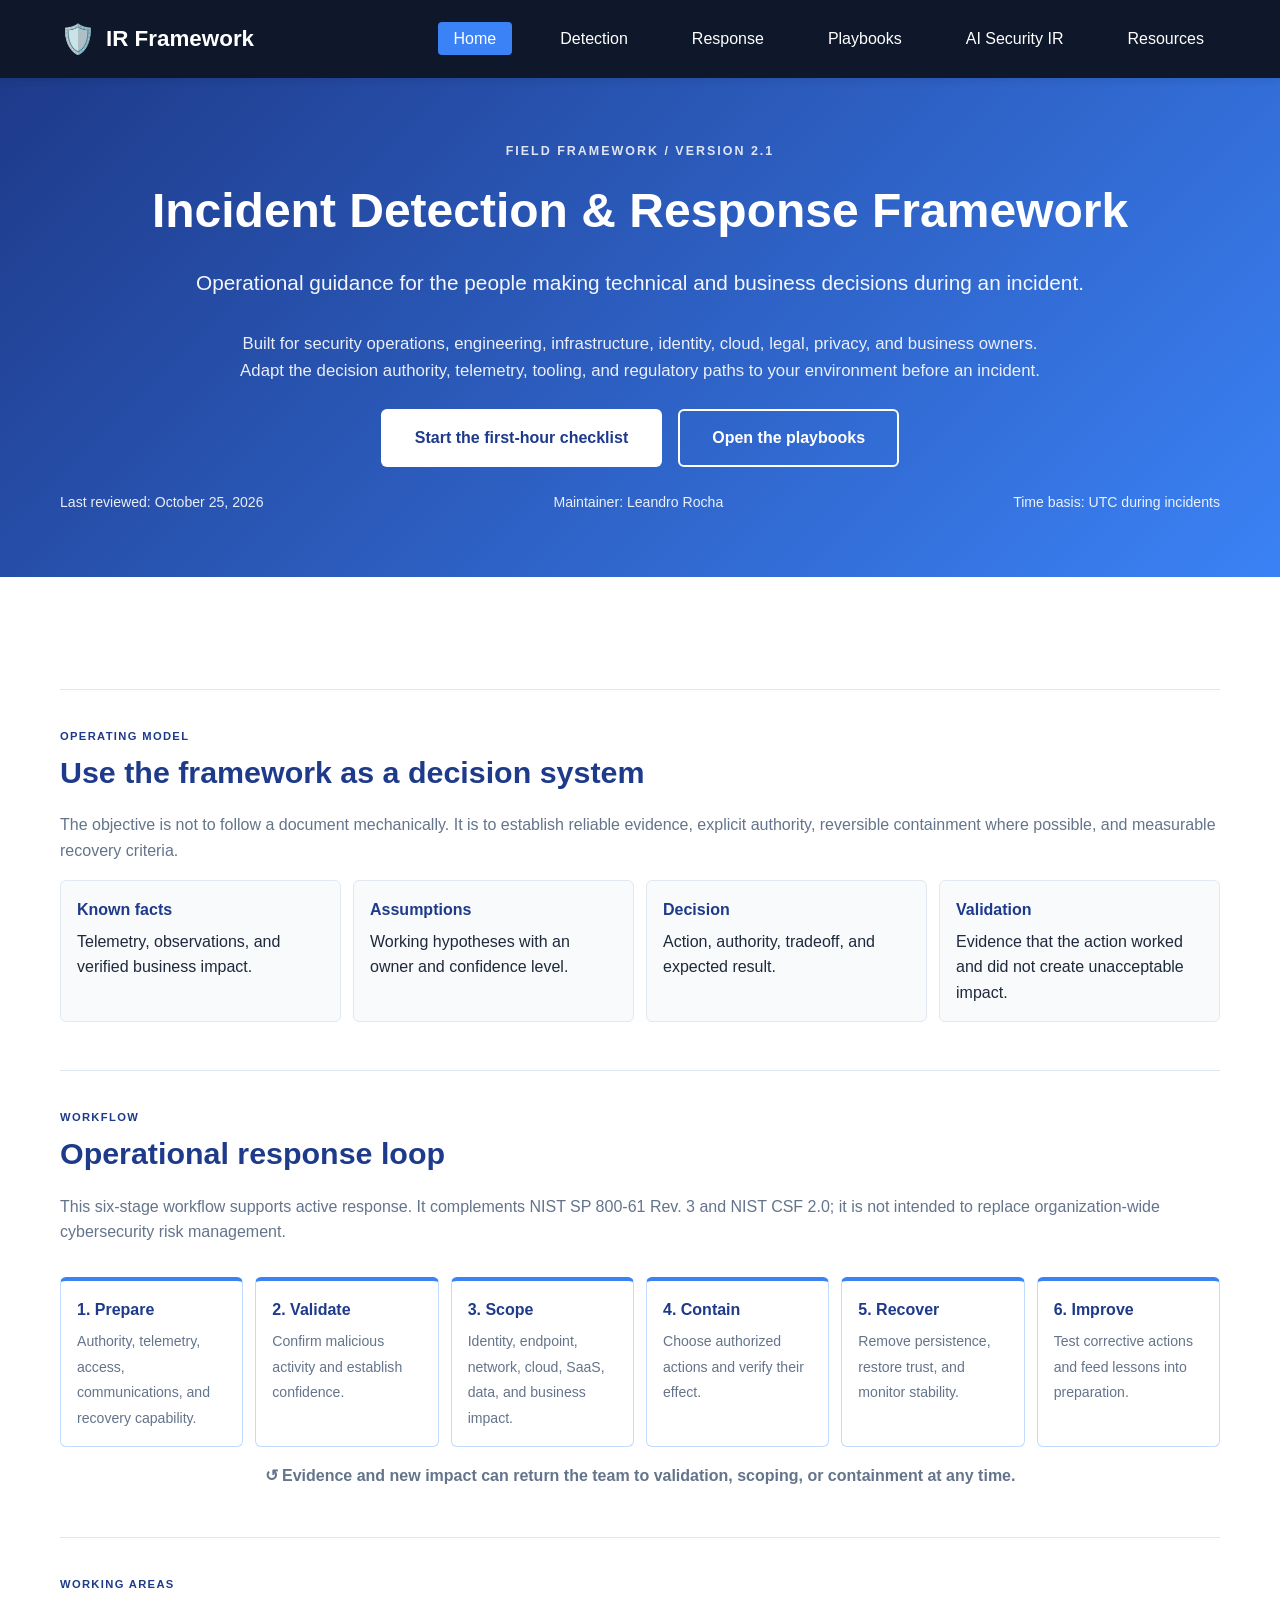
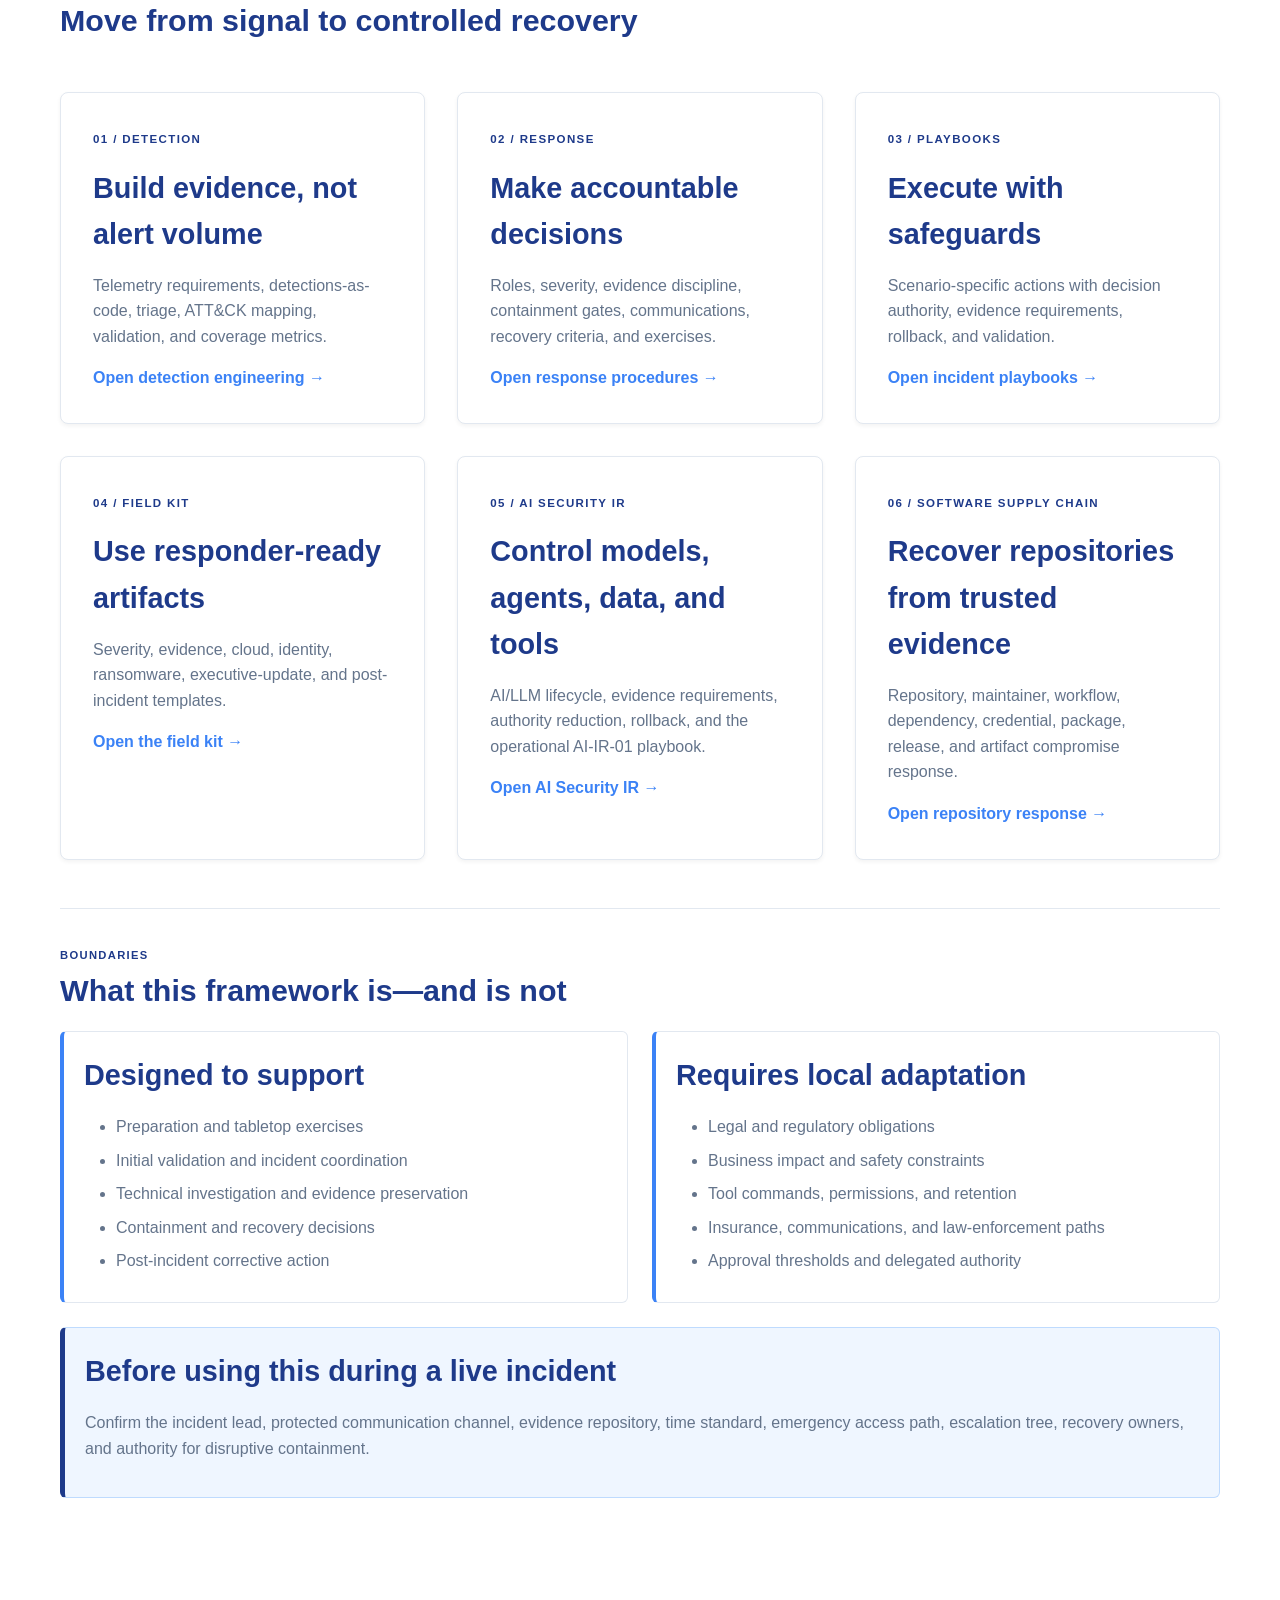
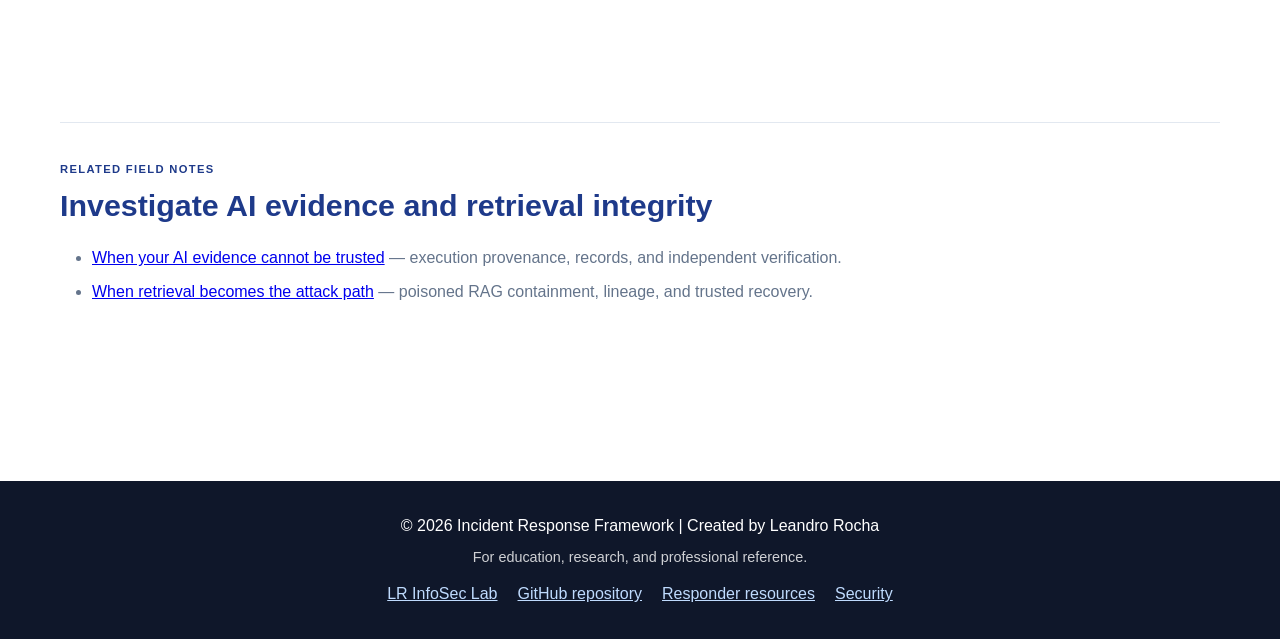
<file: index.html>
<!DOCTYPE html>
<html lang="en">
<head>
    <meta charset="UTF-8">
    <meta name="viewport" content="width=device-width, initial-scale=1.0">
    <meta name="description" content="A practitioner-maintained incident detection and response framework with operational guidance, playbooks, evidence practices, and reusable responder templates.">
    <meta http-equiv="Content-Security-Policy" content="default-src 'self'; style-src 'self'; script-src 'self'; img-src 'self' data:; font-src 'self'; connect-src 'none'; object-src 'none'; base-uri 'self'; form-action 'none'; upgrade-insecure-requests">
    <link rel="canonical" href="https://lrinfosec.com/IncidentResponse/">
    <meta property="og:title" content="Incident Detection &amp; Response Framework">
    <meta property="og:description" content="Operational incident response guidance and reusable field artifacts for working defenders.">
    <meta property="og:type" content="website">
    <meta property="og:url" content="https://lrinfosec.com/IncidentResponse/">
    <title>Incident Detection &amp; Response Framework</title>
    <link rel="icon" href="favicon.svg" type="image/svg+xml">
    <link rel="stylesheet" href="css/style.css">
</head>
<body>
    <a class="skip-link" href="#main-content">Skip to main content</a>
    <nav class="navbar" aria-label="Primary navigation">
        <div class="nav-container">
            <a class="nav-logo nav-logo-link" href="index.html" aria-label="IR Framework home"><span class="logo-icon" aria-hidden="true">🛡️</span><span class="logo-text">IR Framework</span></a>
            <ul class="nav-menu"><li><a href="index.html" class="active" aria-current="page">Home</a></li><li><a href="detection.html">Detection</a></li><li><a href="response.html">Response</a></li><li><a href="playbooks.html">Playbooks</a></li><li><a href="ai-security-ir.html">AI Security IR</a></li><li><a href="resources.html">Resources</a></li></ul>
            <button class="mobile-menu-toggle" type="button" aria-label="Open navigation menu" aria-expanded="false">☰</button>
        </div>
    </nav>

    <header class="hero hero-compact">
        <div class="container">
            <p class="eyebrow">FIELD FRAMEWORK / VERSION 2.1</p>
            <h1>Incident Detection &amp; Response Framework</h1>
            <p class="hero-subtitle">Operational guidance for the people making technical and business decisions during an incident.</p>
            <p class="hero-context">Built for security operations, engineering, infrastructure, identity, cloud, legal, privacy, and business owners. Adapt the decision authority, telemetry, tooling, and regulatory paths to your environment before an incident.</p>
            <div class="hero-cta"><a href="resources/templates/initial-incident-checklist.md" class="btn btn-primary" download>Start the first-hour checklist</a><a href="playbooks.html" class="btn btn-secondary">Open the playbooks</a></div>
            <div class="version-bar"><span>Last reviewed: October 25, 2026</span><span>Maintainer: Leandro Rocha</span><span>Time basis: UTC during incidents</span></div>
        </div>
    </header>

    <main id="main-content">
        <section>
            <div class="container">
                <div class="content-section operational-section">
                    <span class="resource-tag">OPERATING MODEL</span>
                    <h2>Use the framework as a decision system</h2>
                    <p>The objective is not to follow a document mechanically. It is to establish reliable evidence, explicit authority, reversible containment where possible, and measurable recovery criteria.</p>
                    <div class="fact-assumption-grid">
                        <div><strong>Known facts</strong><span>Telemetry, observations, and verified business impact.</span></div>
                        <div><strong>Assumptions</strong><span>Working hypotheses with an owner and confidence level.</span></div>
                        <div><strong>Decision</strong><span>Action, authority, tradeoff, and expected result.</span></div>
                        <div><strong>Validation</strong><span>Evidence that the action worked and did not create unacceptable impact.</span></div>
                    </div>
                </div>

                <div class="content-section operational-section">
                    <span class="resource-tag">WORKFLOW</span>
                    <h2>Operational response loop</h2>
                    <p>This six-stage workflow supports active response. It complements NIST SP 800-61 Rev. 3 and NIST CSF 2.0; it is not intended to replace organization-wide cybersecurity risk management.</p>
                    <div class="workflow" aria-label="Incident response workflow">
                        <div class="workflow-step"><strong>1. Prepare</strong><span>Authority, telemetry, access, communications, and recovery capability.</span></div>
                        <div class="workflow-step"><strong>2. Validate</strong><span>Confirm malicious activity and establish confidence.</span></div>
                        <div class="workflow-step"><strong>3. Scope</strong><span>Identity, endpoint, network, cloud, SaaS, data, and business impact.</span></div>
                        <div class="workflow-step"><strong>4. Contain</strong><span>Choose authorized actions and verify their effect.</span></div>
                        <div class="workflow-step"><strong>5. Recover</strong><span>Remove persistence, restore trust, and monitor stability.</span></div>
                        <div class="workflow-step"><strong>6. Improve</strong><span>Test corrective actions and feed lessons into preparation.</span></div>
                    </div>
                    <p class="feedback-loop">↺ Evidence and new impact can return the team to validation, scoping, or containment at any time.</p>
                </div>

                <div class="content-section operational-section">
                    <span class="resource-tag">WORKING AREAS</span>
                    <h2>Move from signal to controlled recovery</h2>
                    <div class="cards">
                        <article class="card"><span class="card-label">01 / DETECTION</span><h3>Build evidence, not alert volume</h3><p>Telemetry requirements, detections-as-code, triage, ATT&amp;CK mapping, validation, and coverage metrics.</p><a href="detection.html" class="card-link">Open detection engineering →</a></article>
                        <article class="card"><span class="card-label">02 / RESPONSE</span><h3>Make accountable decisions</h3><p>Roles, severity, evidence discipline, containment gates, communications, recovery criteria, and exercises.</p><a href="response.html" class="card-link">Open response procedures →</a></article>
                        <article class="card"><span class="card-label">03 / PLAYBOOKS</span><h3>Execute with safeguards</h3><p>Scenario-specific actions with decision authority, evidence requirements, rollback, and validation.</p><a href="playbooks.html" class="card-link">Open incident playbooks →</a></article>
                        <article class="card"><span class="card-label">04 / FIELD KIT</span><h3>Use responder-ready artifacts</h3><p>Severity, evidence, cloud, identity, ransomware, executive-update, and post-incident templates.</p><a href="resources.html#field-kit" class="card-link">Open the field kit →</a></article>
                        <article class="card"><span class="card-label">05 / AI SECURITY IR</span><h3>Control models, agents, data, and tools</h3><p>AI/LLM lifecycle, evidence requirements, authority reduction, rollback, and the operational AI-IR-01 playbook.</p><a href="ai-security-ir.html" class="card-link">Open AI Security IR →</a></article>
                        <article class="card"><span class="card-label">06 / SOFTWARE SUPPLY CHAIN</span><h3>Recover repositories from trusted evidence</h3><p>Repository, maintainer, workflow, dependency, credential, package, release, and artifact compromise response.</p><a href="repository-compromise.html" class="card-link">Open repository response →</a></article>
                    </div>
                </div>

                <div class="content-section operational-section">
                    <span class="resource-tag">BOUNDARIES</span>
                    <h2>What this framework is—and is not</h2>
                    <div class="two-column">
                        <div class="engineering-card"><h3>Designed to support</h3><ul><li>Preparation and tabletop exercises</li><li>Initial validation and incident coordination</li><li>Technical investigation and evidence preservation</li><li>Containment and recovery decisions</li><li>Post-incident corrective action</li></ul></div>
                        <div class="engineering-card"><h3>Requires local adaptation</h3><ul><li>Legal and regulatory obligations</li><li>Business impact and safety constraints</li><li>Tool commands, permissions, and retention</li><li>Insurance, communications, and law-enforcement paths</li><li>Approval thresholds and delegated authority</li></ul></div>
                    </div>
                    <div class="decision-gate"><h3>Before using this during a live incident</h3><p>Confirm the incident lead, protected communication channel, evidence repository, time standard, emergency access path, escalation tree, recovery owners, and authority for disruptive containment.</p></div>
                </div>
            </div>
        </section>
    <section class="section"><div class="container"><div class="content-section operational-section"><span class="resource-tag">RELATED FIELD NOTES</span><h2>Investigate AI evidence and retrieval integrity</h2><ul><li><a href="https://lrinfosec.com/articles/when-your-ai-evidence-cannot-be-trusted/">When your AI evidence cannot be trusted</a> — execution provenance, records, and independent verification.</li><li><a href="https://lrinfosec.com/articles/poisoned-rag-pipelines/">When retrieval becomes the attack path</a> — poisoned RAG containment, lineage, and trusted recovery.</li></ul></div></div></section></main>

    <footer><div class="container"><p>&copy; 2026 Incident Response Framework | Created by Leandro Rocha</p><p class="footer-note">For education, research, and professional reference.</p><div class="site-footer-links"><a href="https://lrinfosec.com/">LR InfoSec Lab</a><a href="https://github.com/leandroer/IncidentResponse">GitHub repository</a><a href="resources.html">Responder resources</a><a href="security.txt">Security</a></div></div></footer>
    <script src="js/main.js"></script>
</body>
</html>
</file>
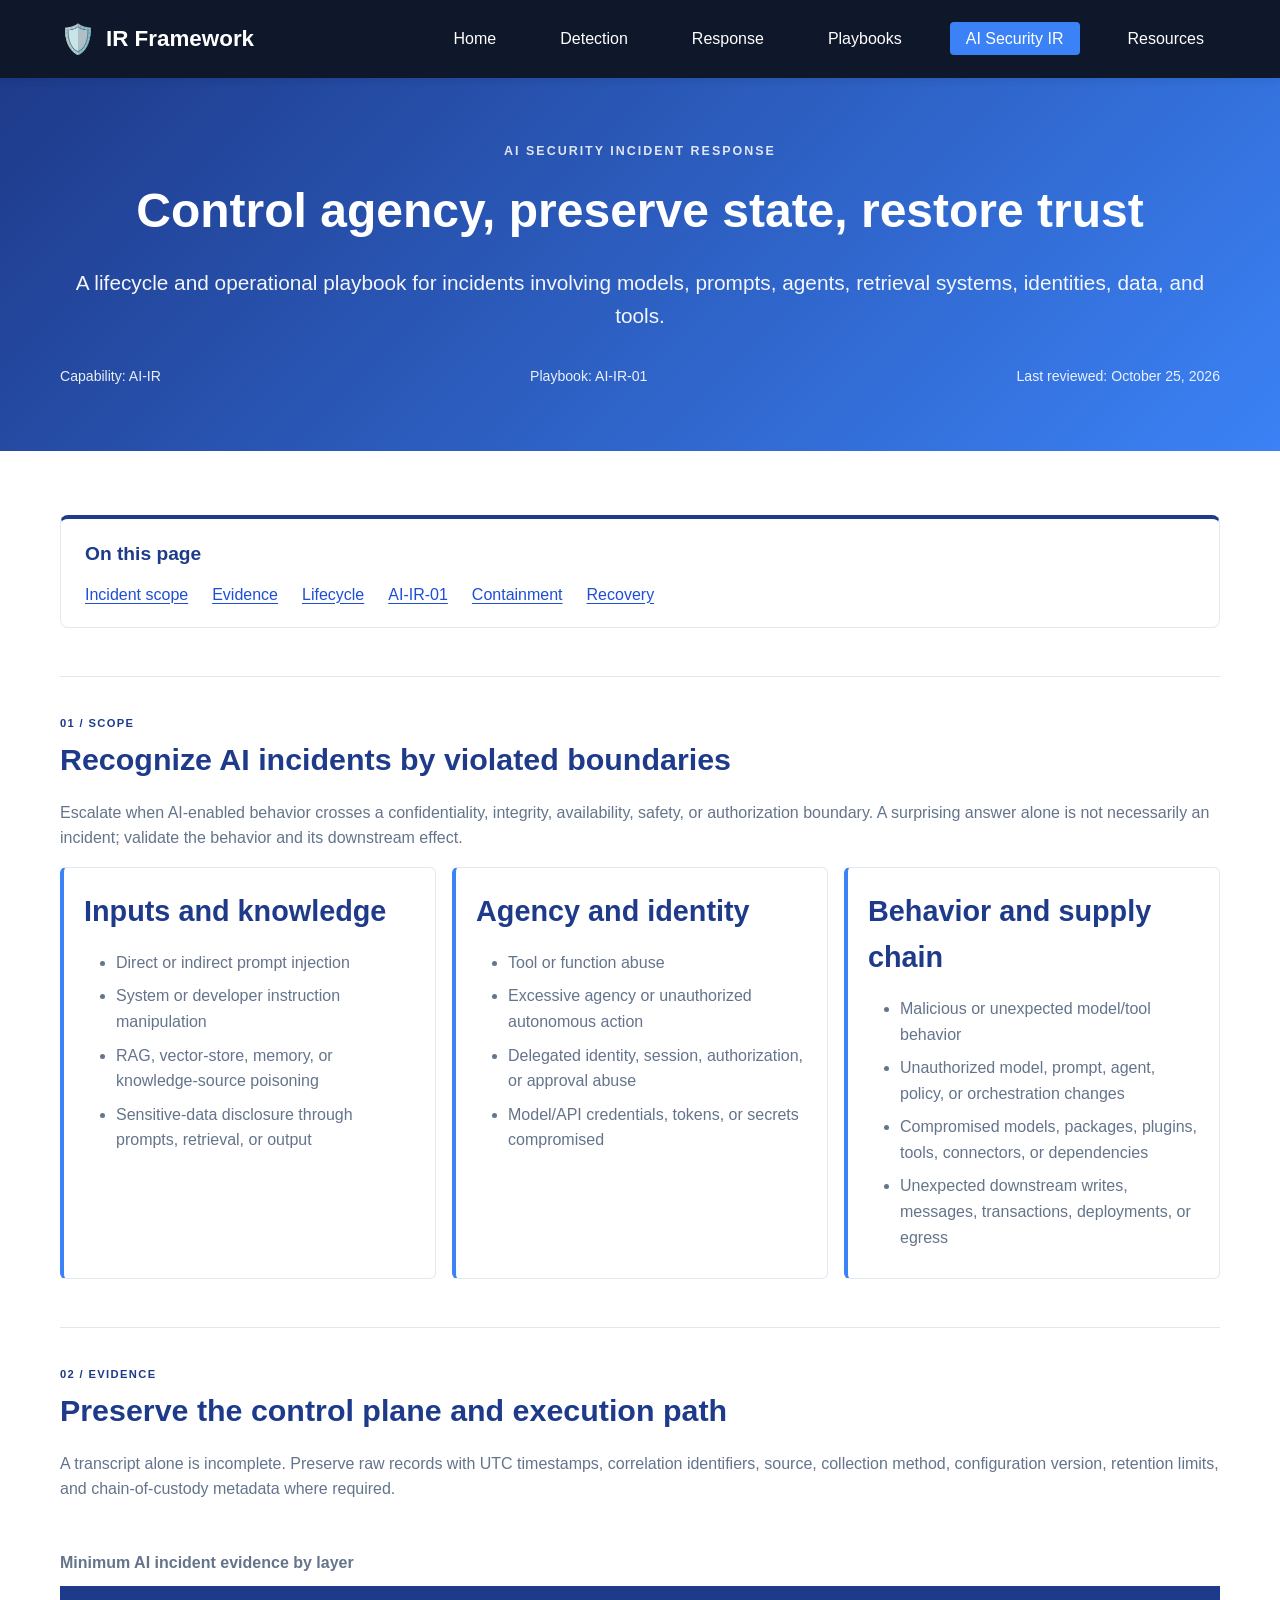
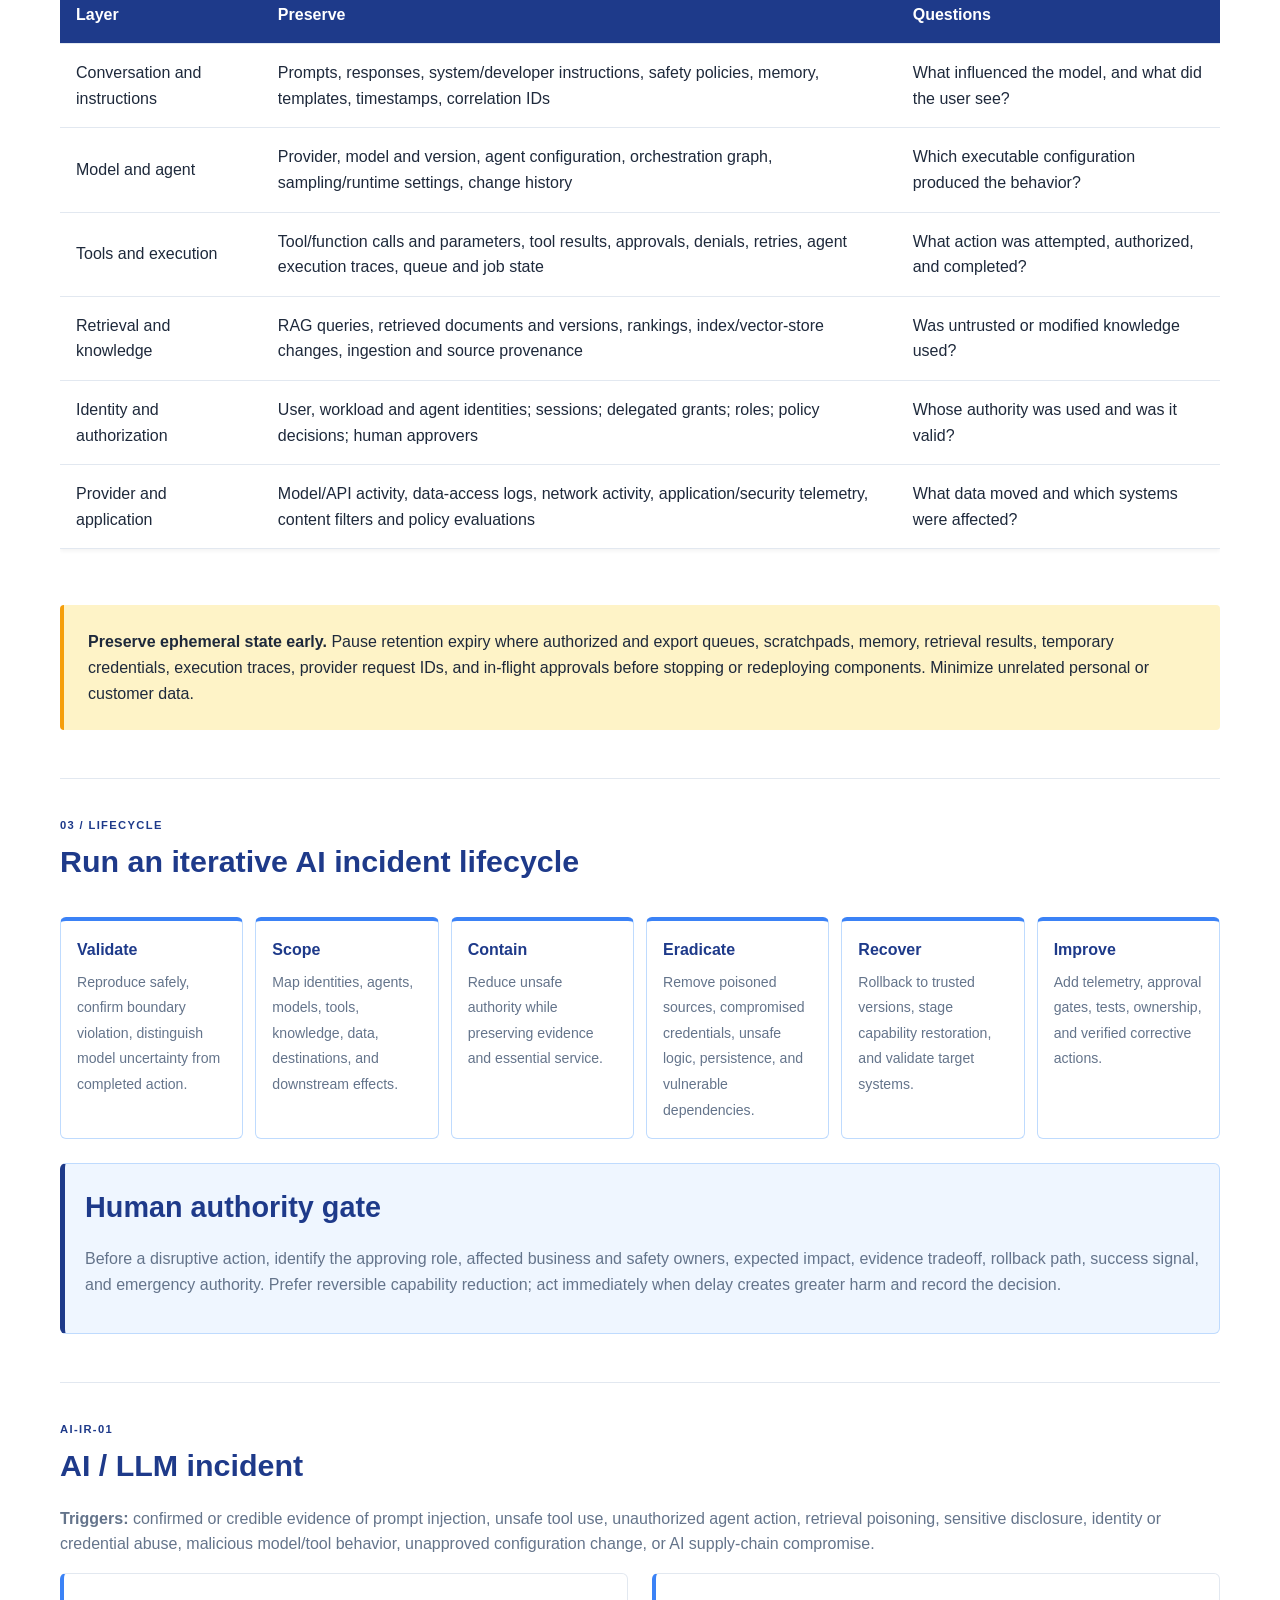
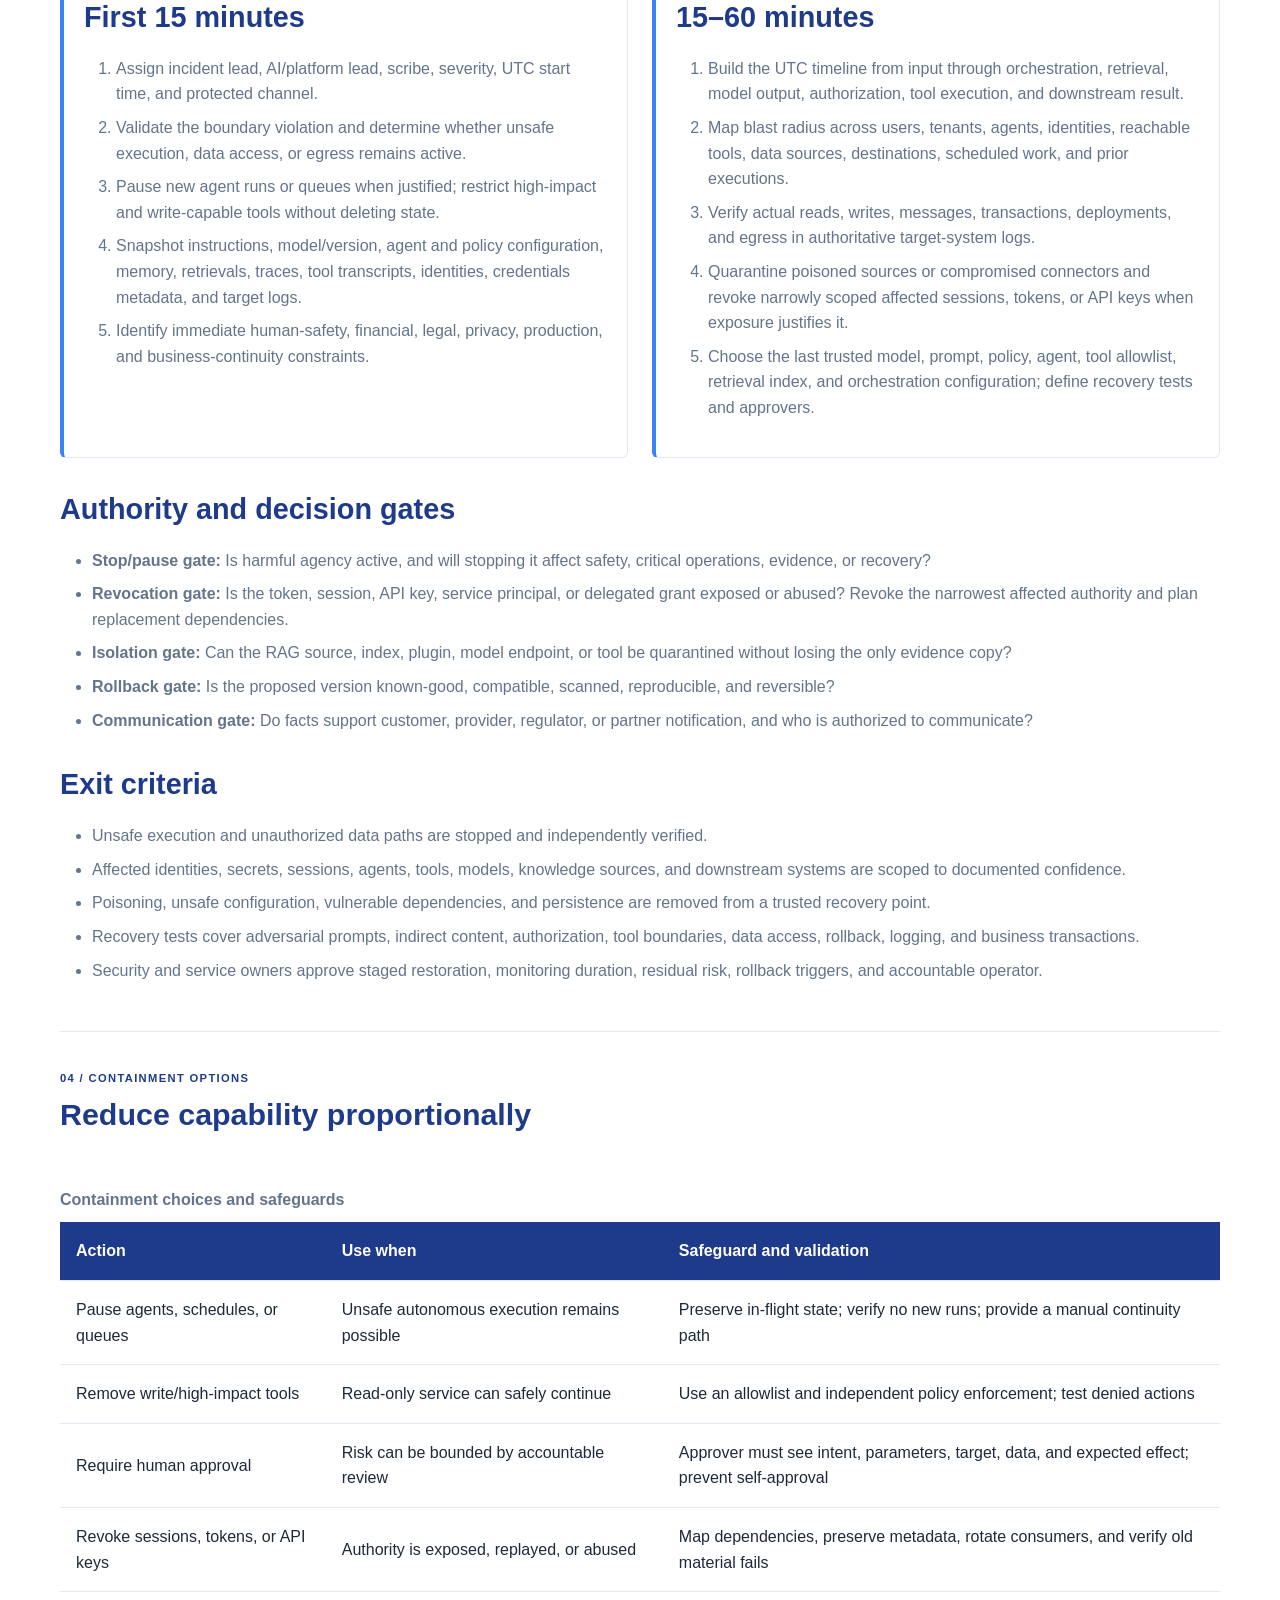
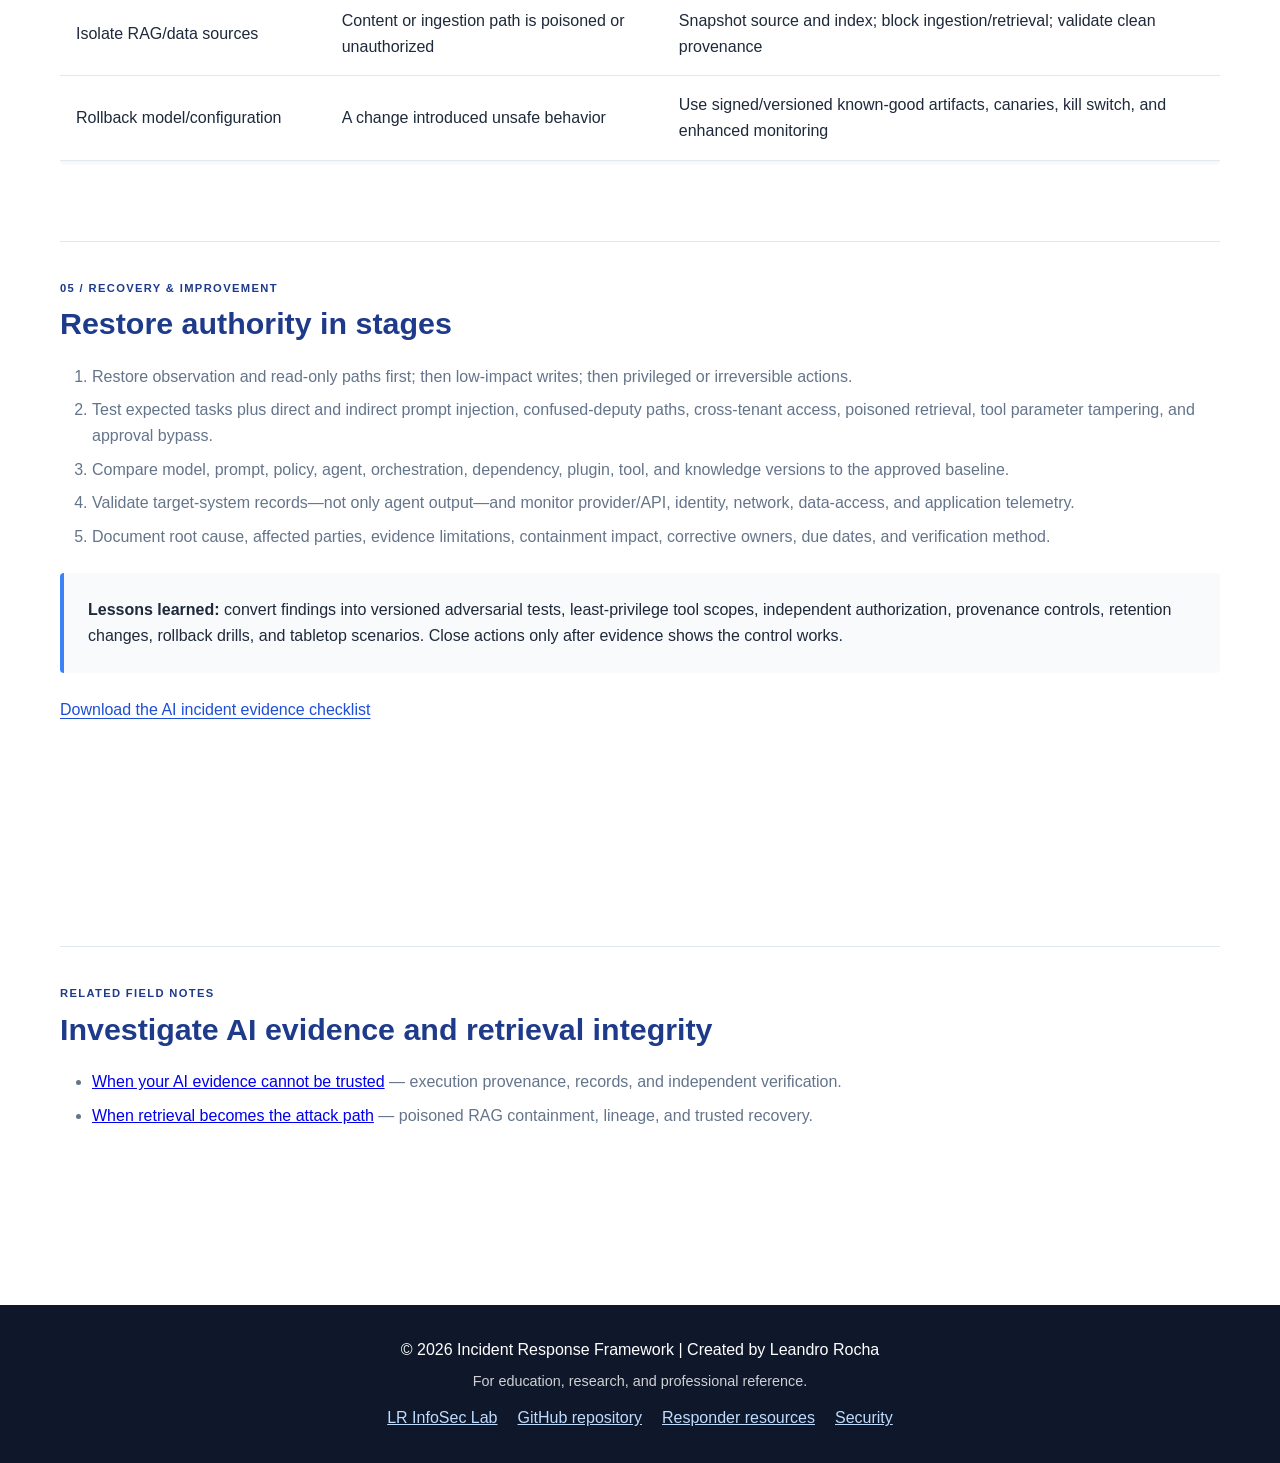
<file: ai-security-ir.html>
<!DOCTYPE html>
<html lang="en">
<head>
    <meta charset="UTF-8"><meta name="viewport" content="width=device-width, initial-scale=1.0">
    <meta name="description" content="Operational AI and LLM incident response guidance covering agents, prompt injection, tools, retrieval, identities, evidence, containment, rollback, and recovery.">
    <meta http-equiv="Content-Security-Policy" content="default-src 'self'; style-src 'self'; script-src 'self'; img-src 'self' data:; font-src 'self'; connect-src 'none'; object-src 'none'; base-uri 'self'; form-action 'none'; upgrade-insecure-requests">
    <link rel="canonical" href="https://lrinfosec.com/IncidentResponse/ai-security-ir.html"><meta property="og:title" content="AI Security Incident Response | IR Framework"><meta property="og:description" content="Operational response guidance for incidents involving models, agents, retrieval systems, identities, and tools."><meta property="og:type" content="article"><meta property="og:url" content="https://lrinfosec.com/IncidentResponse/ai-security-ir.html">
    <title>AI Security Incident Response | IR Framework</title><link rel="icon" href="favicon.svg" type="image/svg+xml"><link rel="stylesheet" href="css/style.css">
</head>
<body>
    <a class="skip-link" href="#main-content">Skip to main content</a>
    <nav class="navbar" aria-label="Primary navigation"><div class="nav-container"><a class="nav-logo nav-logo-link" href="index.html" aria-label="IR Framework home"><span class="logo-icon" aria-hidden="true">🛡️</span><span class="logo-text">IR Framework</span></a><ul class="nav-menu"><li><a href="index.html">Home</a></li><li><a href="detection.html">Detection</a></li><li><a href="response.html">Response</a></li><li><a href="playbooks.html">Playbooks</a></li><li><a href="ai-security-ir.html" class="active" aria-current="page">AI Security IR</a></li><li><a href="resources.html">Resources</a></li></ul><button class="mobile-menu-toggle" type="button" aria-label="Open navigation menu" aria-expanded="false">☰</button></div></nav>
    <header class="hero hero-compact"><div class="container"><p class="eyebrow">AI SECURITY INCIDENT RESPONSE</p><h1>Control agency, preserve state, restore trust</h1><p class="hero-subtitle">A lifecycle and operational playbook for incidents involving models, prompts, agents, retrieval systems, identities, data, and tools.</p><div class="version-bar"><span>Capability: AI-IR</span><span>Playbook: AI-IR-01</span><span>Last reviewed: October 25, 2026</span></div></div></header>
    <main id="main-content"><section><div class="container">
        <nav class="page-index" aria-label="AI Security Incident Response sections"><h2>On this page</h2><div class="page-index-links"><a href="#scope">Incident scope</a><a href="#evidence">Evidence</a><a href="#lifecycle">Lifecycle</a><a href="#playbook">AI-IR-01</a><a href="#containment">Containment</a><a href="#recovery">Recovery</a></div></nav>

        <div class="content-section operational-section" id="scope"><span class="resource-tag">01 / SCOPE</span><h2>Recognize AI incidents by violated boundaries</h2><p>Escalate when AI-enabled behavior crosses a confidentiality, integrity, availability, safety, or authorization boundary. A surprising answer alone is not necessarily an incident; validate the behavior and its downstream effect.</p><div class="three-column"><div class="engineering-card"><h3>Inputs and knowledge</h3><ul><li>Direct or indirect prompt injection</li><li>System or developer instruction manipulation</li><li>RAG, vector-store, memory, or knowledge-source poisoning</li><li>Sensitive-data disclosure through prompts, retrieval, or output</li></ul></div><div class="engineering-card"><h3>Agency and identity</h3><ul><li>Tool or function abuse</li><li>Excessive agency or unauthorized autonomous action</li><li>Delegated identity, session, authorization, or approval abuse</li><li>Model/API credentials, tokens, or secrets compromised</li></ul></div><div class="engineering-card"><h3>Behavior and supply chain</h3><ul><li>Malicious or unexpected model/tool behavior</li><li>Unauthorized model, prompt, agent, policy, or orchestration changes</li><li>Compromised models, packages, plugins, tools, connectors, or dependencies</li><li>Unexpected downstream writes, messages, transactions, deployments, or egress</li></ul></div></div></div>

        <div class="content-section operational-section" id="evidence"><span class="resource-tag">02 / EVIDENCE</span><h2>Preserve the control plane and execution path</h2><p>A transcript alone is incomplete. Preserve raw records with UTC timestamps, correlation identifiers, source, collection method, configuration version, retention limits, and chain-of-custody metadata where required.</p><div class="table-scroll" tabindex="0" aria-label="AI incident evidence requirements, horizontally scrollable"><table><caption>Minimum AI incident evidence by layer</caption><thead><tr><th scope="col">Layer</th><th scope="col">Preserve</th><th scope="col">Questions</th></tr></thead><tbody><tr><td>Conversation and instructions</td><td>Prompts, responses, system/developer instructions, safety policies, memory, templates, timestamps, correlation IDs</td><td>What influenced the model, and what did the user see?</td></tr><tr><td>Model and agent</td><td>Provider, model and version, agent configuration, orchestration graph, sampling/runtime settings, change history</td><td>Which executable configuration produced the behavior?</td></tr><tr><td>Tools and execution</td><td>Tool/function calls and parameters, tool results, approvals, denials, retries, agent execution traces, queue and job state</td><td>What action was attempted, authorized, and completed?</td></tr><tr><td>Retrieval and knowledge</td><td>RAG queries, retrieved documents and versions, rankings, index/vector-store changes, ingestion and source provenance</td><td>Was untrusted or modified knowledge used?</td></tr><tr><td>Identity and authorization</td><td>User, workload and agent identities; sessions; delegated grants; roles; policy decisions; human approvers</td><td>Whose authority was used and was it valid?</td></tr><tr><td>Provider and application</td><td>Model/API activity, data-access logs, network activity, application/security telemetry, content filters and policy evaluations</td><td>What data moved and which systems were affected?</td></tr></tbody></table></div><div class="warning-box"><strong>Preserve ephemeral state early.</strong> Pause retention expiry where authorized and export queues, scratchpads, memory, retrieval results, temporary credentials, execution traces, provider request IDs, and in-flight approvals before stopping or redeploying components. Minimize unrelated personal or customer data.</div></div>

        <div class="content-section operational-section" id="lifecycle"><span class="resource-tag">03 / LIFECYCLE</span><h2>Run an iterative AI incident lifecycle</h2><div class="workflow" aria-label="AI incident response lifecycle"><div class="workflow-step"><strong>Validate</strong><span>Reproduce safely, confirm boundary violation, distinguish model uncertainty from completed action.</span></div><div class="workflow-step"><strong>Scope</strong><span>Map identities, agents, models, tools, knowledge, data, destinations, and downstream effects.</span></div><div class="workflow-step"><strong>Contain</strong><span>Reduce unsafe authority while preserving evidence and essential service.</span></div><div class="workflow-step"><strong>Eradicate</strong><span>Remove poisoned sources, compromised credentials, unsafe logic, persistence, and vulnerable dependencies.</span></div><div class="workflow-step"><strong>Recover</strong><span>Rollback to trusted versions, stage capability restoration, and validate target systems.</span></div><div class="workflow-step"><strong>Improve</strong><span>Add telemetry, approval gates, tests, ownership, and verified corrective actions.</span></div></div><div class="decision-gate"><h3>Human authority gate</h3><p>Before a disruptive action, identify the approving role, affected business and safety owners, expected impact, evidence tradeoff, rollback path, success signal, and emergency authority. Prefer reversible capability reduction; act immediately when delay creates greater harm and record the decision.</p></div></div>

        <article class="content-section operational-section" id="playbook"><span class="resource-tag">AI-IR-01</span><h2>AI / LLM incident</h2><p><strong>Triggers:</strong> confirmed or credible evidence of prompt injection, unsafe tool use, unauthorized agent action, retrieval poisoning, sensitive disclosure, identity or credential abuse, malicious model/tool behavior, unapproved configuration change, or AI supply-chain compromise.</p><div class="two-column"><div class="engineering-card"><h3>First 15 minutes</h3><ol><li>Assign incident lead, AI/platform lead, scribe, severity, UTC start time, and protected channel.</li><li>Validate the boundary violation and determine whether unsafe execution, data access, or egress remains active.</li><li>Pause new agent runs or queues when justified; restrict high-impact and write-capable tools without deleting state.</li><li>Snapshot instructions, model/version, agent and policy configuration, memory, retrievals, traces, tool transcripts, identities, credentials metadata, and target logs.</li><li>Identify immediate human-safety, financial, legal, privacy, production, and business-continuity constraints.</li></ol></div><div class="engineering-card"><h3>15–60 minutes</h3><ol><li>Build the UTC timeline from input through orchestration, retrieval, model output, authorization, tool execution, and downstream result.</li><li>Map blast radius across users, tenants, agents, identities, reachable tools, data sources, destinations, scheduled work, and prior executions.</li><li>Verify actual reads, writes, messages, transactions, deployments, and egress in authoritative target-system logs.</li><li>Quarantine poisoned sources or compromised connectors and revoke narrowly scoped affected sessions, tokens, or API keys when exposure justifies it.</li><li>Choose the last trusted model, prompt, policy, agent, tool allowlist, retrieval index, and orchestration configuration; define recovery tests and approvers.</li></ol></div></div>
        <h3>Authority and decision gates</h3><ul><li><strong>Stop/pause gate:</strong> Is harmful agency active, and will stopping it affect safety, critical operations, evidence, or recovery?</li><li><strong>Revocation gate:</strong> Is the token, session, API key, service principal, or delegated grant exposed or abused? Revoke the narrowest affected authority and plan replacement dependencies.</li><li><strong>Isolation gate:</strong> Can the RAG source, index, plugin, model endpoint, or tool be quarantined without losing the only evidence copy?</li><li><strong>Rollback gate:</strong> Is the proposed version known-good, compatible, scanned, reproducible, and reversible?</li><li><strong>Communication gate:</strong> Do facts support customer, provider, regulator, or partner notification, and who is authorized to communicate?</li></ul>
        <h3>Exit criteria</h3><ul><li>Unsafe execution and unauthorized data paths are stopped and independently verified.</li><li>Affected identities, secrets, sessions, agents, tools, models, knowledge sources, and downstream systems are scoped to documented confidence.</li><li>Poisoning, unsafe configuration, vulnerable dependencies, and persistence are removed from a trusted recovery point.</li><li>Recovery tests cover adversarial prompts, indirect content, authorization, tool boundaries, data access, rollback, logging, and business transactions.</li><li>Security and service owners approve staged restoration, monitoring duration, residual risk, rollback triggers, and accountable operator.</li></ul></article>

        <div class="content-section operational-section" id="containment"><span class="resource-tag">04 / CONTAINMENT OPTIONS</span><h2>Reduce capability proportionally</h2><div class="table-scroll" tabindex="0" aria-label="AI containment options, horizontally scrollable"><table><caption>Containment choices and safeguards</caption><thead><tr><th scope="col">Action</th><th scope="col">Use when</th><th scope="col">Safeguard and validation</th></tr></thead><tbody><tr><td>Pause agents, schedules, or queues</td><td>Unsafe autonomous execution remains possible</td><td>Preserve in-flight state; verify no new runs; provide a manual continuity path</td></tr><tr><td>Remove write/high-impact tools</td><td>Read-only service can safely continue</td><td>Use an allowlist and independent policy enforcement; test denied actions</td></tr><tr><td>Require human approval</td><td>Risk can be bounded by accountable review</td><td>Approver must see intent, parameters, target, data, and expected effect; prevent self-approval</td></tr><tr><td>Revoke sessions, tokens, or API keys</td><td>Authority is exposed, replayed, or abused</td><td>Map dependencies, preserve metadata, rotate consumers, and verify old material fails</td></tr><tr><td>Isolate RAG/data sources</td><td>Content or ingestion path is poisoned or unauthorized</td><td>Snapshot source and index; block ingestion/retrieval; validate clean provenance</td></tr><tr><td>Rollback model/configuration</td><td>A change introduced unsafe behavior</td><td>Use signed/versioned known-good artifacts, canaries, kill switch, and enhanced monitoring</td></tr></tbody></table></div></div>

        <div class="content-section operational-section" id="recovery"><span class="resource-tag">05 / RECOVERY &amp; IMPROVEMENT</span><h2>Restore authority in stages</h2><ol><li>Restore observation and read-only paths first; then low-impact writes; then privileged or irreversible actions.</li><li>Test expected tasks plus direct and indirect prompt injection, confused-deputy paths, cross-tenant access, poisoned retrieval, tool parameter tampering, and approval bypass.</li><li>Compare model, prompt, policy, agent, orchestration, dependency, plugin, tool, and knowledge versions to the approved baseline.</li><li>Validate target-system records—not only agent output—and monitor provider/API, identity, network, data-access, and application telemetry.</li><li>Document root cause, affected parties, evidence limitations, containment impact, corrective owners, due dates, and verification method.</li></ol><div class="info-box"><strong>Lessons learned:</strong> convert findings into versioned adversarial tests, least-privilege tool scopes, independent authorization, provenance controls, retention changes, rollback drills, and tabletop scenarios. Close actions only after evidence shows the control works.</div><p><a class="text-link" href="resources/templates/ai-incident-evidence-checklist.md" download>Download the AI incident evidence checklist</a></p></div>
    </div></section><section class="section"><div class="container"><div class="content-section operational-section"><span class="resource-tag">RELATED FIELD NOTES</span><h2>Investigate AI evidence and retrieval integrity</h2><ul><li><a href="https://lrinfosec.com/articles/when-your-ai-evidence-cannot-be-trusted/">When your AI evidence cannot be trusted</a> — execution provenance, records, and independent verification.</li><li><a href="https://lrinfosec.com/articles/poisoned-rag-pipelines/">When retrieval becomes the attack path</a> — poisoned RAG containment, lineage, and trusted recovery.</li></ul></div></div></section></main>
    <footer><div class="container"><p>&copy; 2026 Incident Response Framework | Created by Leandro Rocha</p><p class="footer-note">For education, research, and professional reference.</p><div class="site-footer-links"><a href="https://lrinfosec.com/">LR InfoSec Lab</a><a href="https://github.com/leandroer/IncidentResponse">GitHub repository</a><a href="resources.html">Responder resources</a><a href="security.txt">Security</a></div></div></footer><script src="js/main.js"></script>
</body></html>
</file>
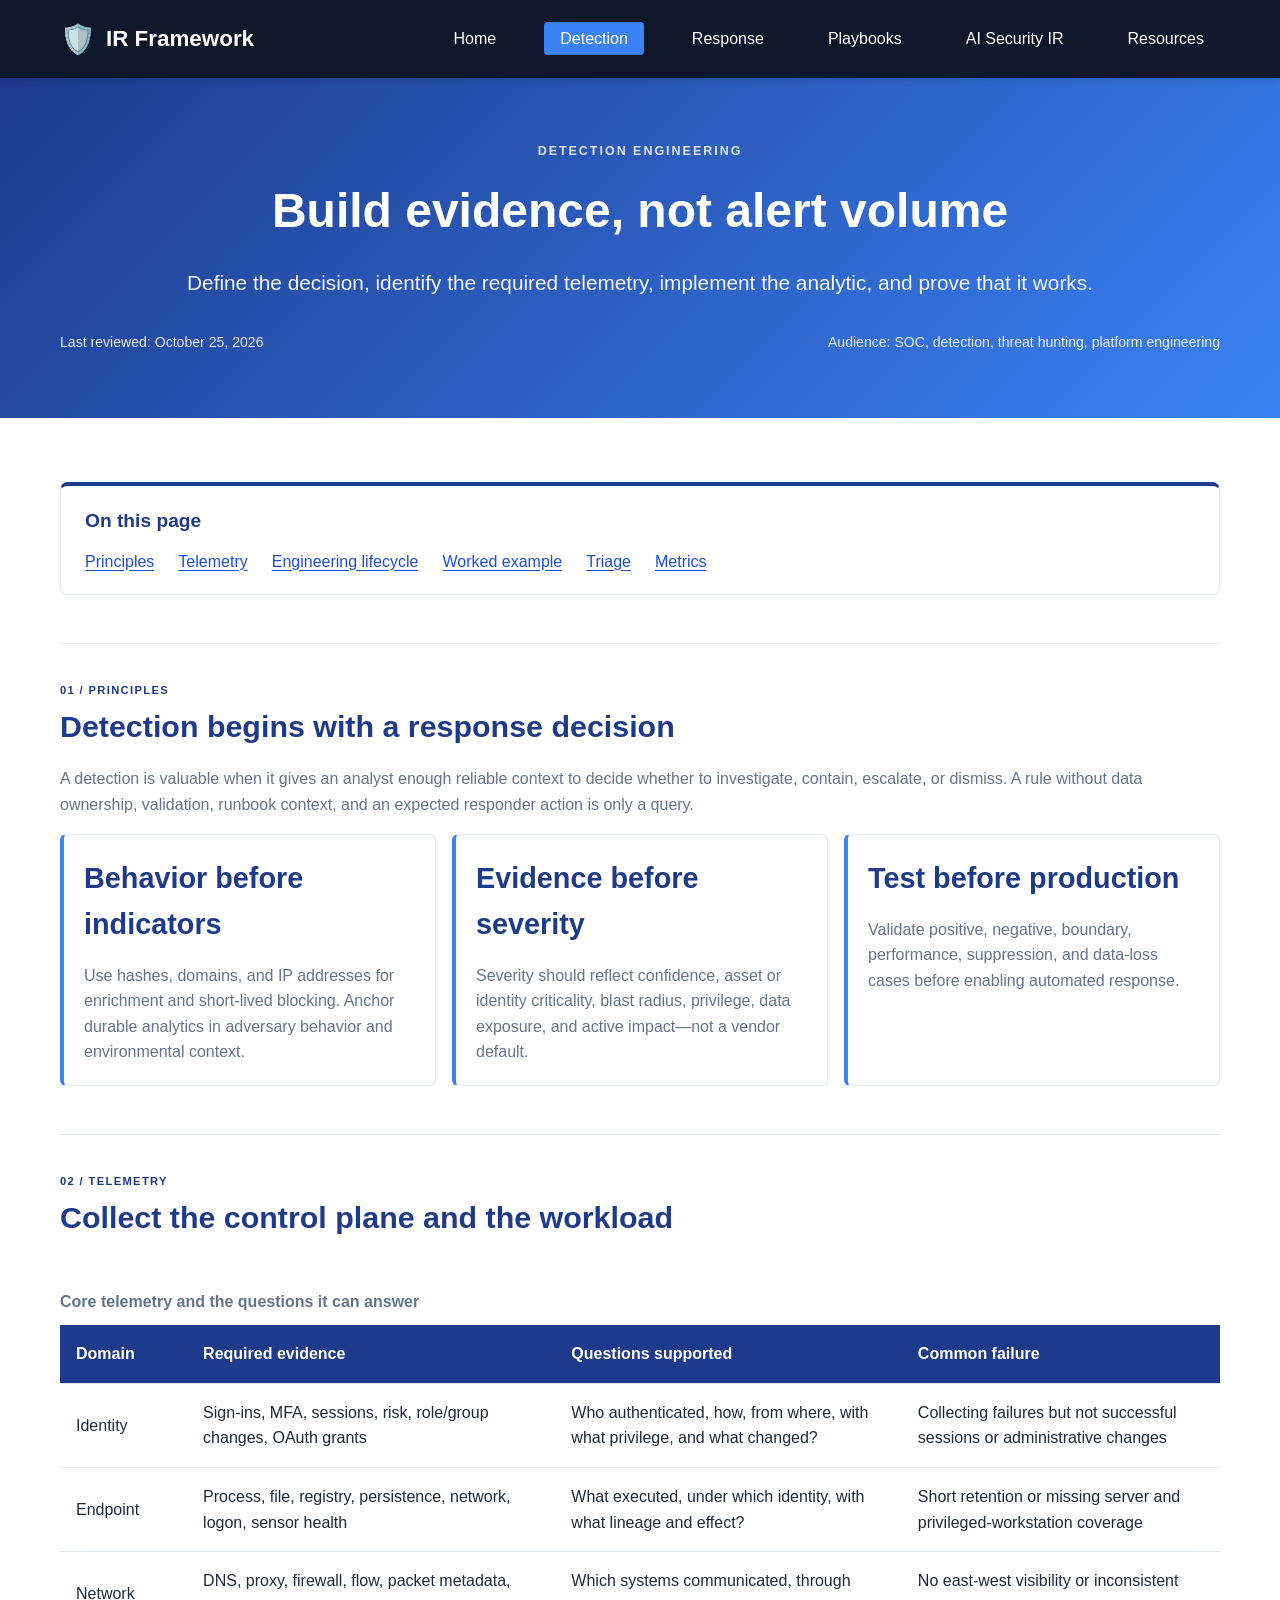
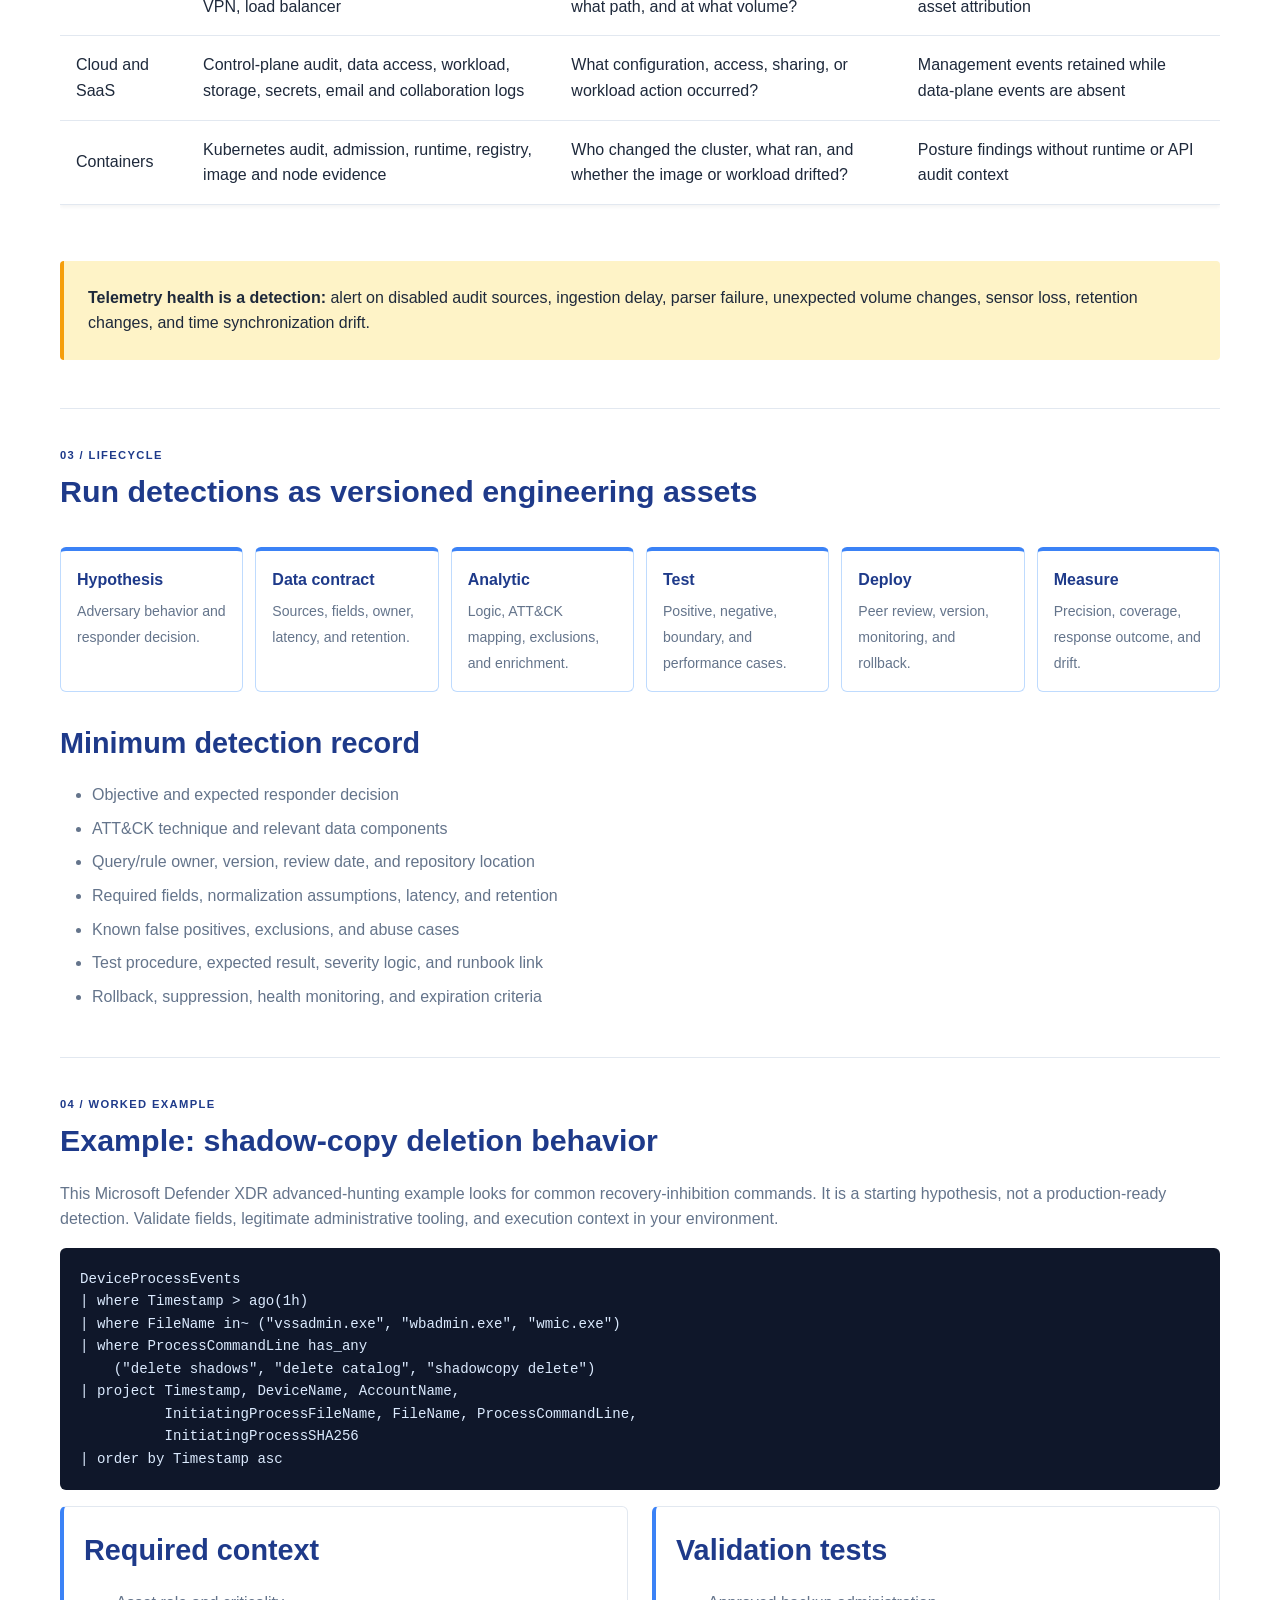
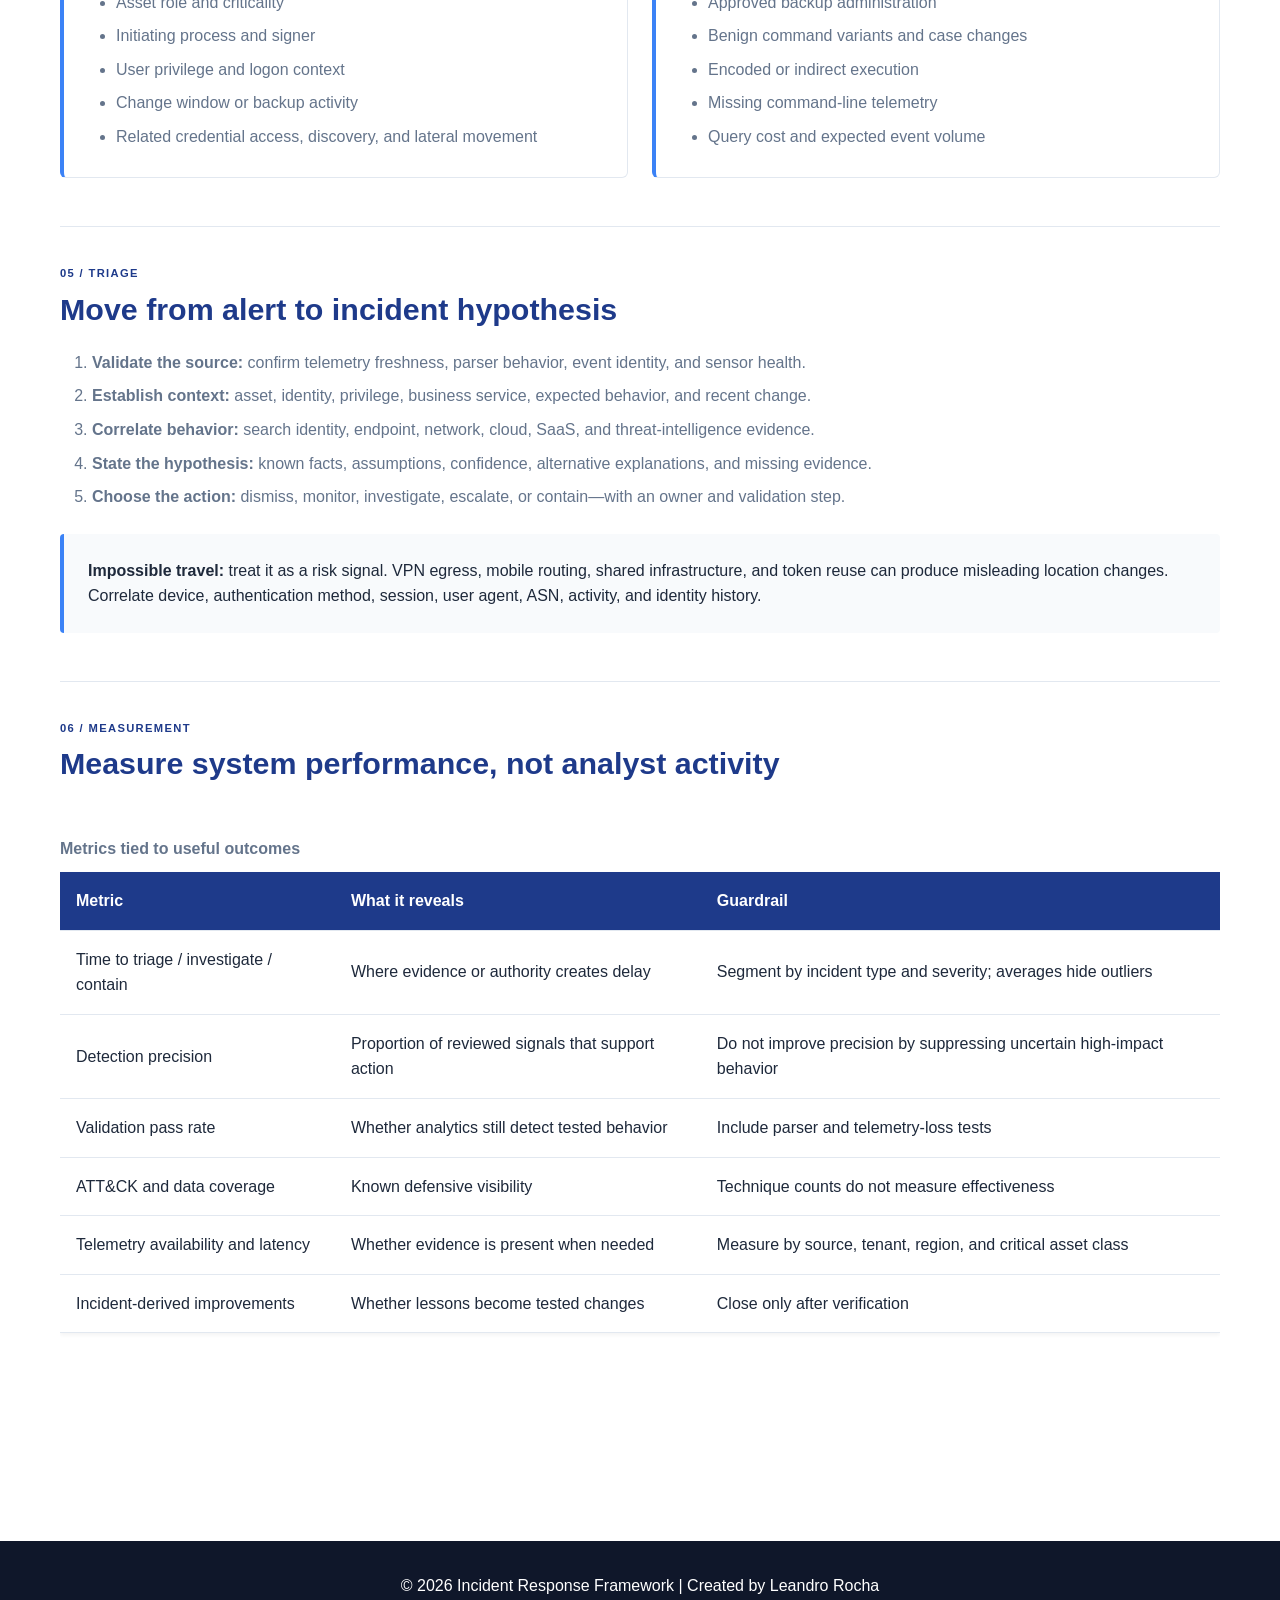
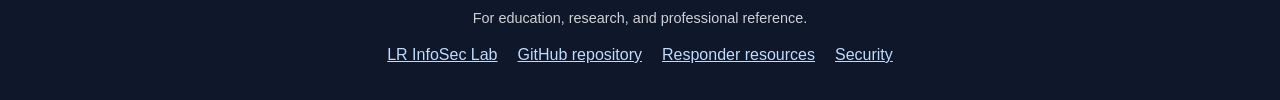
<file: detection.html>
<!DOCTYPE html>
<html lang="en">
<head>
    <meta charset="UTF-8"><meta name="viewport" content="width=device-width, initial-scale=1.0">
    <meta name="description" content="Practical detection-engineering guidance covering telemetry, detections-as-code, triage, ATT&amp;CK mapping, validation, and security operations metrics.">
    <meta http-equiv="Content-Security-Policy" content="default-src 'self'; style-src 'self'; script-src 'self'; img-src 'self' data:; font-src 'self'; connect-src 'none'; object-src 'none'; base-uri 'self'; form-action 'none'; upgrade-insecure-requests">
    <link rel="canonical" href="https://lrinfosec.com/IncidentResponse/detection.html">
    <meta property="og:title" content="Detection Engineering | IR Framework"><meta property="og:description" content="Build defensible detections from telemetry requirements through validation and coverage measurement."><meta property="og:type" content="article"><meta property="og:url" content="https://lrinfosec.com/IncidentResponse/detection.html">
    <title>Detection Engineering | IR Framework</title><link rel="icon" href="favicon.svg" type="image/svg+xml"><link rel="stylesheet" href="css/style.css">
</head>
<body>
    <a class="skip-link" href="#main-content">Skip to main content</a>
    <nav class="navbar" aria-label="Primary navigation"><div class="nav-container"><a class="nav-logo nav-logo-link" href="index.html" aria-label="IR Framework home"><span class="logo-icon" aria-hidden="true">🛡️</span><span class="logo-text">IR Framework</span></a><ul class="nav-menu"><li><a href="index.html">Home</a></li><li><a href="detection.html" class="active" aria-current="page">Detection</a></li><li><a href="response.html">Response</a></li><li><a href="playbooks.html">Playbooks</a></li><li><a href="ai-security-ir.html">AI Security IR</a></li><li><a href="resources.html">Resources</a></li></ul><button class="mobile-menu-toggle" type="button" aria-label="Open navigation menu" aria-expanded="false">☰</button></div></nav>
    <header class="hero hero-compact"><div class="container"><p class="eyebrow">DETECTION ENGINEERING</p><h1>Build evidence, not alert volume</h1><p class="hero-subtitle">Define the decision, identify the required telemetry, implement the analytic, and prove that it works.</p><div class="version-bar"><span>Last reviewed: October 25, 2026</span><span>Audience: SOC, detection, threat hunting, platform engineering</span></div></div></header>

    <main id="main-content"><section><div class="container">
        <nav class="page-index" aria-label="Detection sections"><h2>On this page</h2><div class="page-index-links"><a href="#principles">Principles</a><a href="#telemetry">Telemetry</a><a href="#lifecycle">Engineering lifecycle</a><a href="#example">Worked example</a><a href="#triage">Triage</a><a href="#metrics">Metrics</a></div></nav>

        <div class="content-section operational-section" id="principles"><span class="resource-tag">01 / PRINCIPLES</span><h2>Detection begins with a response decision</h2><p>A detection is valuable when it gives an analyst enough reliable context to decide whether to investigate, contain, escalate, or dismiss. A rule without data ownership, validation, runbook context, and an expected responder action is only a query.</p><div class="three-column"><div class="engineering-card"><h3>Behavior before indicators</h3><p>Use hashes, domains, and IP addresses for enrichment and short-lived blocking. Anchor durable analytics in adversary behavior and environmental context.</p></div><div class="engineering-card"><h3>Evidence before severity</h3><p>Severity should reflect confidence, asset or identity criticality, blast radius, privilege, data exposure, and active impact—not a vendor default.</p></div><div class="engineering-card"><h3>Test before production</h3><p>Validate positive, negative, boundary, performance, suppression, and data-loss cases before enabling automated response.</p></div></div></div>

        <div class="content-section operational-section" id="telemetry"><span class="resource-tag">02 / TELEMETRY</span><h2>Collect the control plane and the workload</h2><div class="table-scroll" tabindex="0" aria-label="Detection telemetry matrix, horizontally scrollable"><table><caption>Core telemetry and the questions it can answer</caption><thead><tr><th scope="col">Domain</th><th scope="col">Required evidence</th><th scope="col">Questions supported</th><th scope="col">Common failure</th></tr></thead><tbody>
        <tr><td>Identity</td><td>Sign-ins, MFA, sessions, risk, role/group changes, OAuth grants</td><td>Who authenticated, how, from where, with what privilege, and what changed?</td><td>Collecting failures but not successful sessions or administrative changes</td></tr>
        <tr><td>Endpoint</td><td>Process, file, registry, persistence, network, logon, sensor health</td><td>What executed, under which identity, with what lineage and effect?</td><td>Short retention or missing server and privileged-workstation coverage</td></tr>
        <tr><td>Network</td><td>DNS, proxy, firewall, flow, packet metadata, VPN, load balancer</td><td>Which systems communicated, through what path, and at what volume?</td><td>No east-west visibility or inconsistent asset attribution</td></tr>
        <tr><td>Cloud and SaaS</td><td>Control-plane audit, data access, workload, storage, secrets, email and collaboration logs</td><td>What configuration, access, sharing, or workload action occurred?</td><td>Management events retained while data-plane events are absent</td></tr>
        <tr><td>Containers</td><td>Kubernetes audit, admission, runtime, registry, image and node evidence</td><td>Who changed the cluster, what ran, and whether the image or workload drifted?</td><td>Posture findings without runtime or API audit context</td></tr>
        </tbody></table></div><div class="warning-box"><strong>Telemetry health is a detection:</strong> alert on disabled audit sources, ingestion delay, parser failure, unexpected volume changes, sensor loss, retention changes, and time synchronization drift.</div></div>

        <div class="content-section operational-section" id="lifecycle"><span class="resource-tag">03 / LIFECYCLE</span><h2>Run detections as versioned engineering assets</h2><div class="workflow" aria-label="Detection engineering lifecycle"><div class="workflow-step"><strong>Hypothesis</strong><span>Adversary behavior and responder decision.</span></div><div class="workflow-step"><strong>Data contract</strong><span>Sources, fields, owner, latency, and retention.</span></div><div class="workflow-step"><strong>Analytic</strong><span>Logic, ATT&amp;CK mapping, exclusions, and enrichment.</span></div><div class="workflow-step"><strong>Test</strong><span>Positive, negative, boundary, and performance cases.</span></div><div class="workflow-step"><strong>Deploy</strong><span>Peer review, version, monitoring, and rollback.</span></div><div class="workflow-step"><strong>Measure</strong><span>Precision, coverage, response outcome, and drift.</span></div></div>
        <h3>Minimum detection record</h3><ul><li>Objective and expected responder decision</li><li>ATT&amp;CK technique and relevant data components</li><li>Query/rule owner, version, review date, and repository location</li><li>Required fields, normalization assumptions, latency, and retention</li><li>Known false positives, exclusions, and abuse cases</li><li>Test procedure, expected result, severity logic, and runbook link</li><li>Rollback, suppression, health monitoring, and expiration criteria</li></ul></div>

        <div class="content-section operational-section" id="example"><span class="resource-tag">04 / WORKED EXAMPLE</span><h2>Example: shadow-copy deletion behavior</h2><p>This Microsoft Defender XDR advanced-hunting example looks for common recovery-inhibition commands. It is a starting hypothesis, not a production-ready detection. Validate fields, legitimate administrative tooling, and execution context in your environment.</p><pre class="code-example"><code>DeviceProcessEvents
| where Timestamp &gt; ago(1h)
| where FileName in~ ("vssadmin.exe", "wbadmin.exe", "wmic.exe")
| where ProcessCommandLine has_any
    ("delete shadows", "delete catalog", "shadowcopy delete")
| project Timestamp, DeviceName, AccountName,
          InitiatingProcessFileName, FileName, ProcessCommandLine,
          InitiatingProcessSHA256
| order by Timestamp asc</code></pre>
        <div class="two-column"><div class="engineering-card"><h3>Required context</h3><ul><li>Asset role and criticality</li><li>Initiating process and signer</li><li>User privilege and logon context</li><li>Change window or backup activity</li><li>Related credential access, discovery, and lateral movement</li></ul></div><div class="engineering-card"><h3>Validation tests</h3><ul><li>Approved backup administration</li><li>Benign command variants and case changes</li><li>Encoded or indirect execution</li><li>Missing command-line telemetry</li><li>Query cost and expected event volume</li></ul></div></div></div>

        <div class="content-section operational-section" id="triage"><span class="resource-tag">05 / TRIAGE</span><h2>Move from alert to incident hypothesis</h2><ol><li><strong>Validate the source:</strong> confirm telemetry freshness, parser behavior, event identity, and sensor health.</li><li><strong>Establish context:</strong> asset, identity, privilege, business service, expected behavior, and recent change.</li><li><strong>Correlate behavior:</strong> search identity, endpoint, network, cloud, SaaS, and threat-intelligence evidence.</li><li><strong>State the hypothesis:</strong> known facts, assumptions, confidence, alternative explanations, and missing evidence.</li><li><strong>Choose the action:</strong> dismiss, monitor, investigate, escalate, or contain—with an owner and validation step.</li></ol><div class="info-box"><strong>Impossible travel:</strong> treat it as a risk signal. VPN egress, mobile routing, shared infrastructure, and token reuse can produce misleading location changes. Correlate device, authentication method, session, user agent, ASN, activity, and identity history.</div></div>

        <div class="content-section operational-section" id="metrics"><span class="resource-tag">06 / MEASUREMENT</span><h2>Measure system performance, not analyst activity</h2><div class="table-scroll" tabindex="0" aria-label="Detection metrics table, horizontally scrollable"><table><caption>Metrics tied to useful outcomes</caption><thead><tr><th scope="col">Metric</th><th scope="col">What it reveals</th><th scope="col">Guardrail</th></tr></thead><tbody><tr><td>Time to triage / investigate / contain</td><td>Where evidence or authority creates delay</td><td>Segment by incident type and severity; averages hide outliers</td></tr><tr><td>Detection precision</td><td>Proportion of reviewed signals that support action</td><td>Do not improve precision by suppressing uncertain high-impact behavior</td></tr><tr><td>Validation pass rate</td><td>Whether analytics still detect tested behavior</td><td>Include parser and telemetry-loss tests</td></tr><tr><td>ATT&amp;CK and data coverage</td><td>Known defensive visibility</td><td>Technique counts do not measure effectiveness</td></tr><tr><td>Telemetry availability and latency</td><td>Whether evidence is present when needed</td><td>Measure by source, tenant, region, and critical asset class</td></tr><tr><td>Incident-derived improvements</td><td>Whether lessons become tested changes</td><td>Close only after verification</td></tr></tbody></table></div></div>
    </div></section></main>

    <footer><div class="container"><p>&copy; 2026 Incident Response Framework | Created by Leandro Rocha</p><p class="footer-note">For education, research, and professional reference.</p><div class="site-footer-links"><a href="https://lrinfosec.com/">LR InfoSec Lab</a><a href="https://github.com/leandroer/IncidentResponse">GitHub repository</a><a href="resources.html">Responder resources</a><a href="security.txt">Security</a></div></div></footer><script src="js/main.js"></script>
</body></html>
</file>
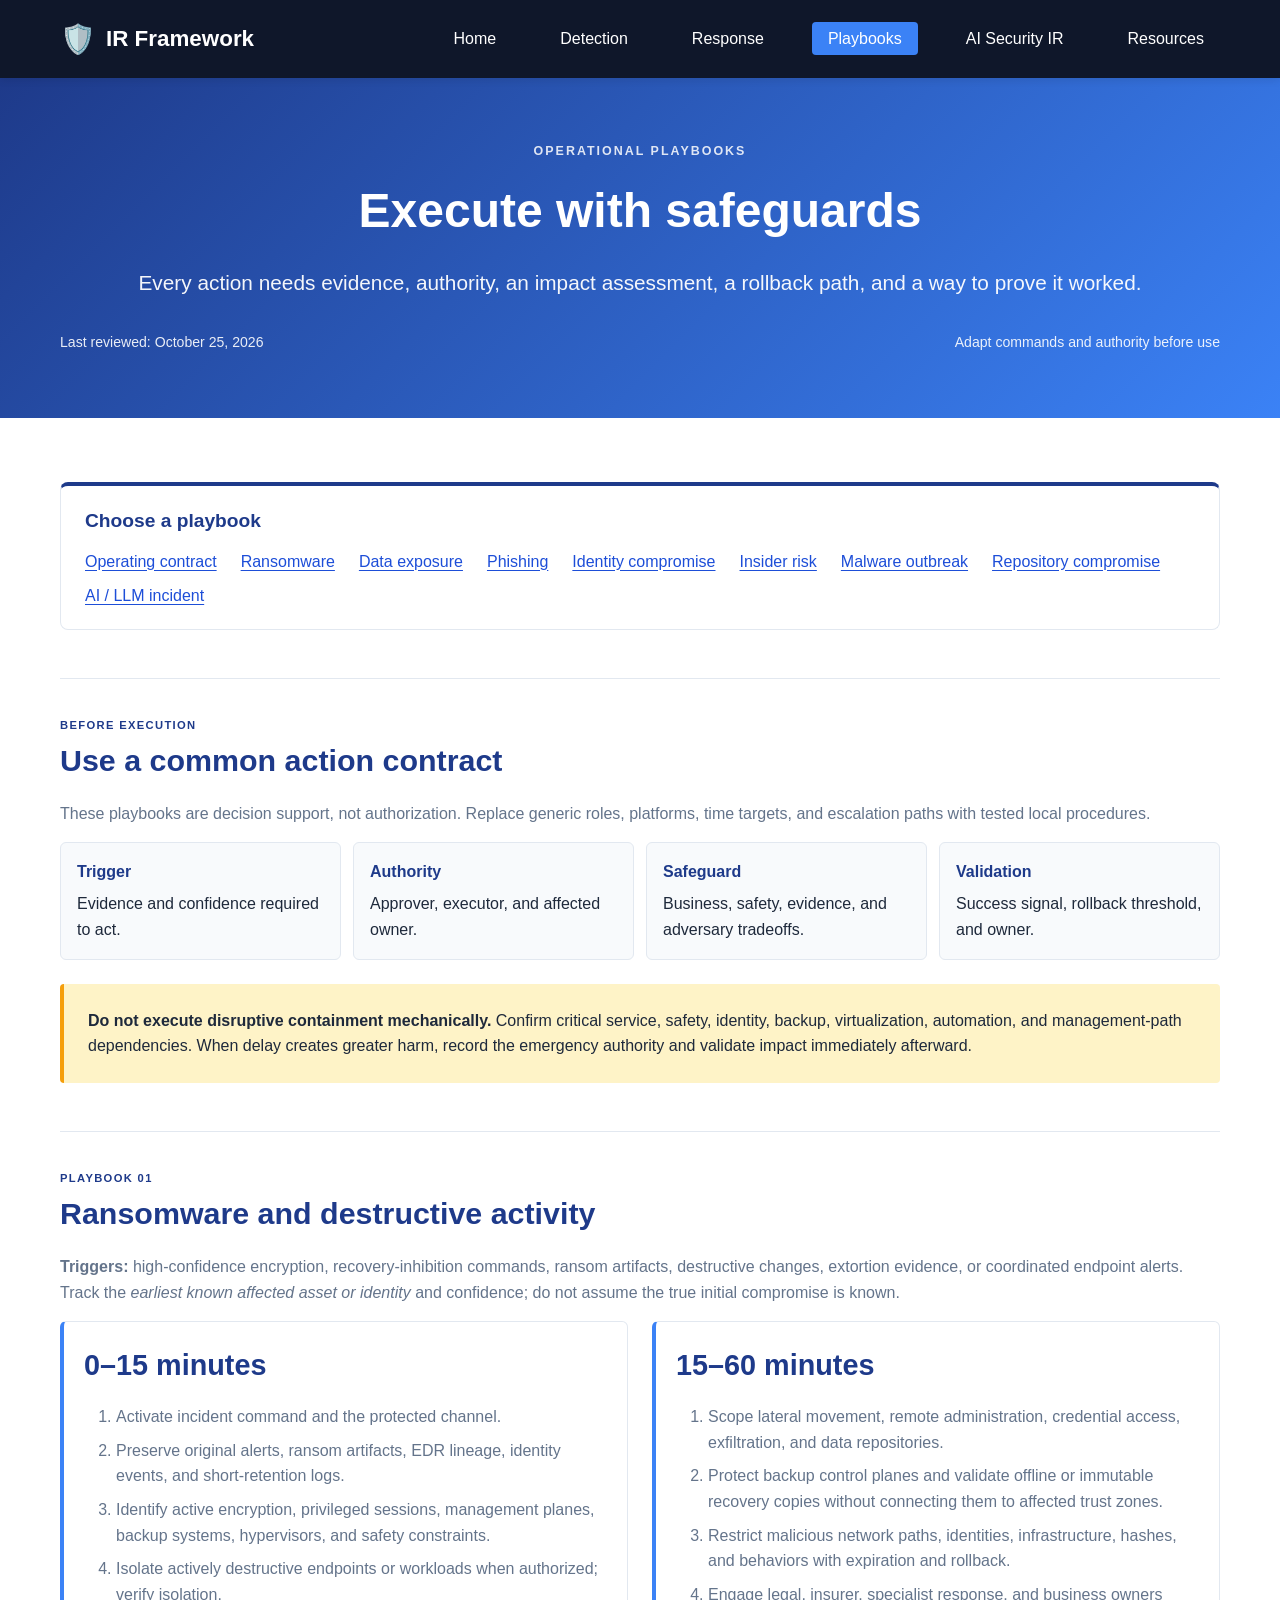
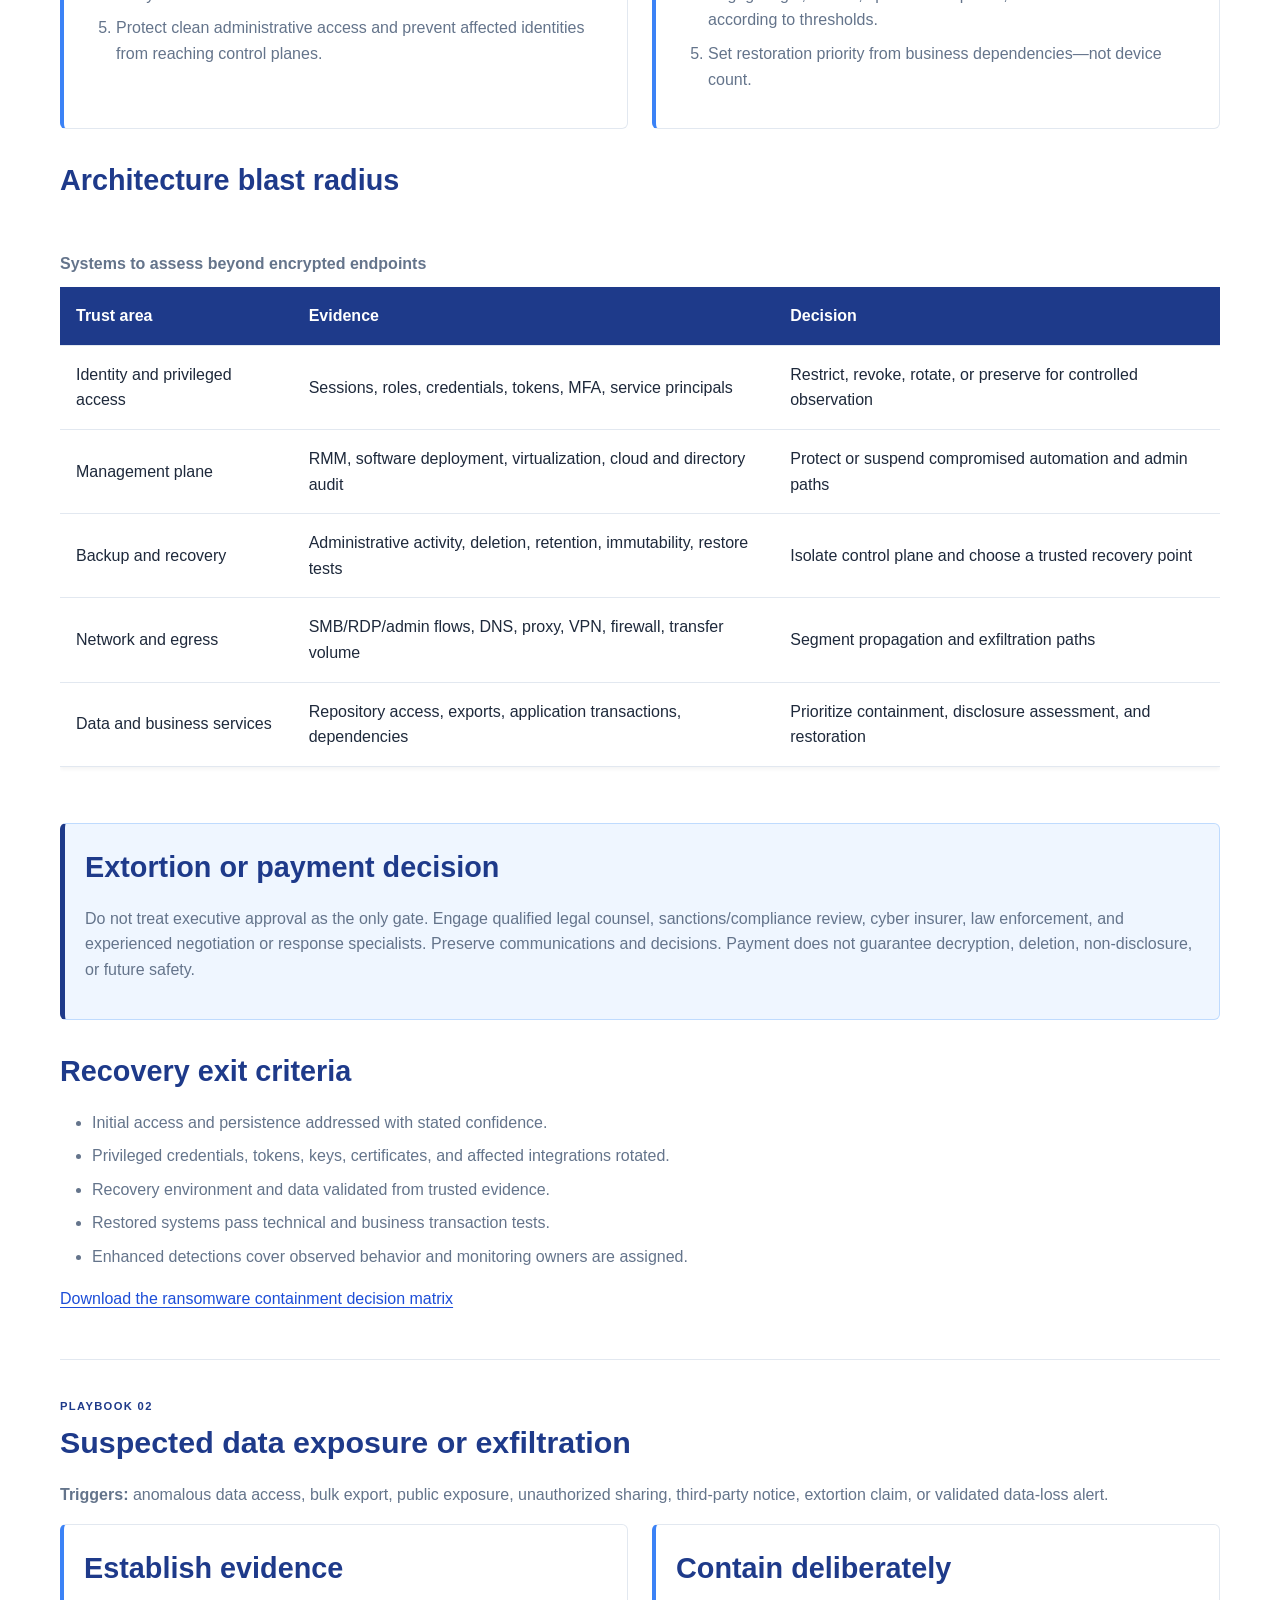
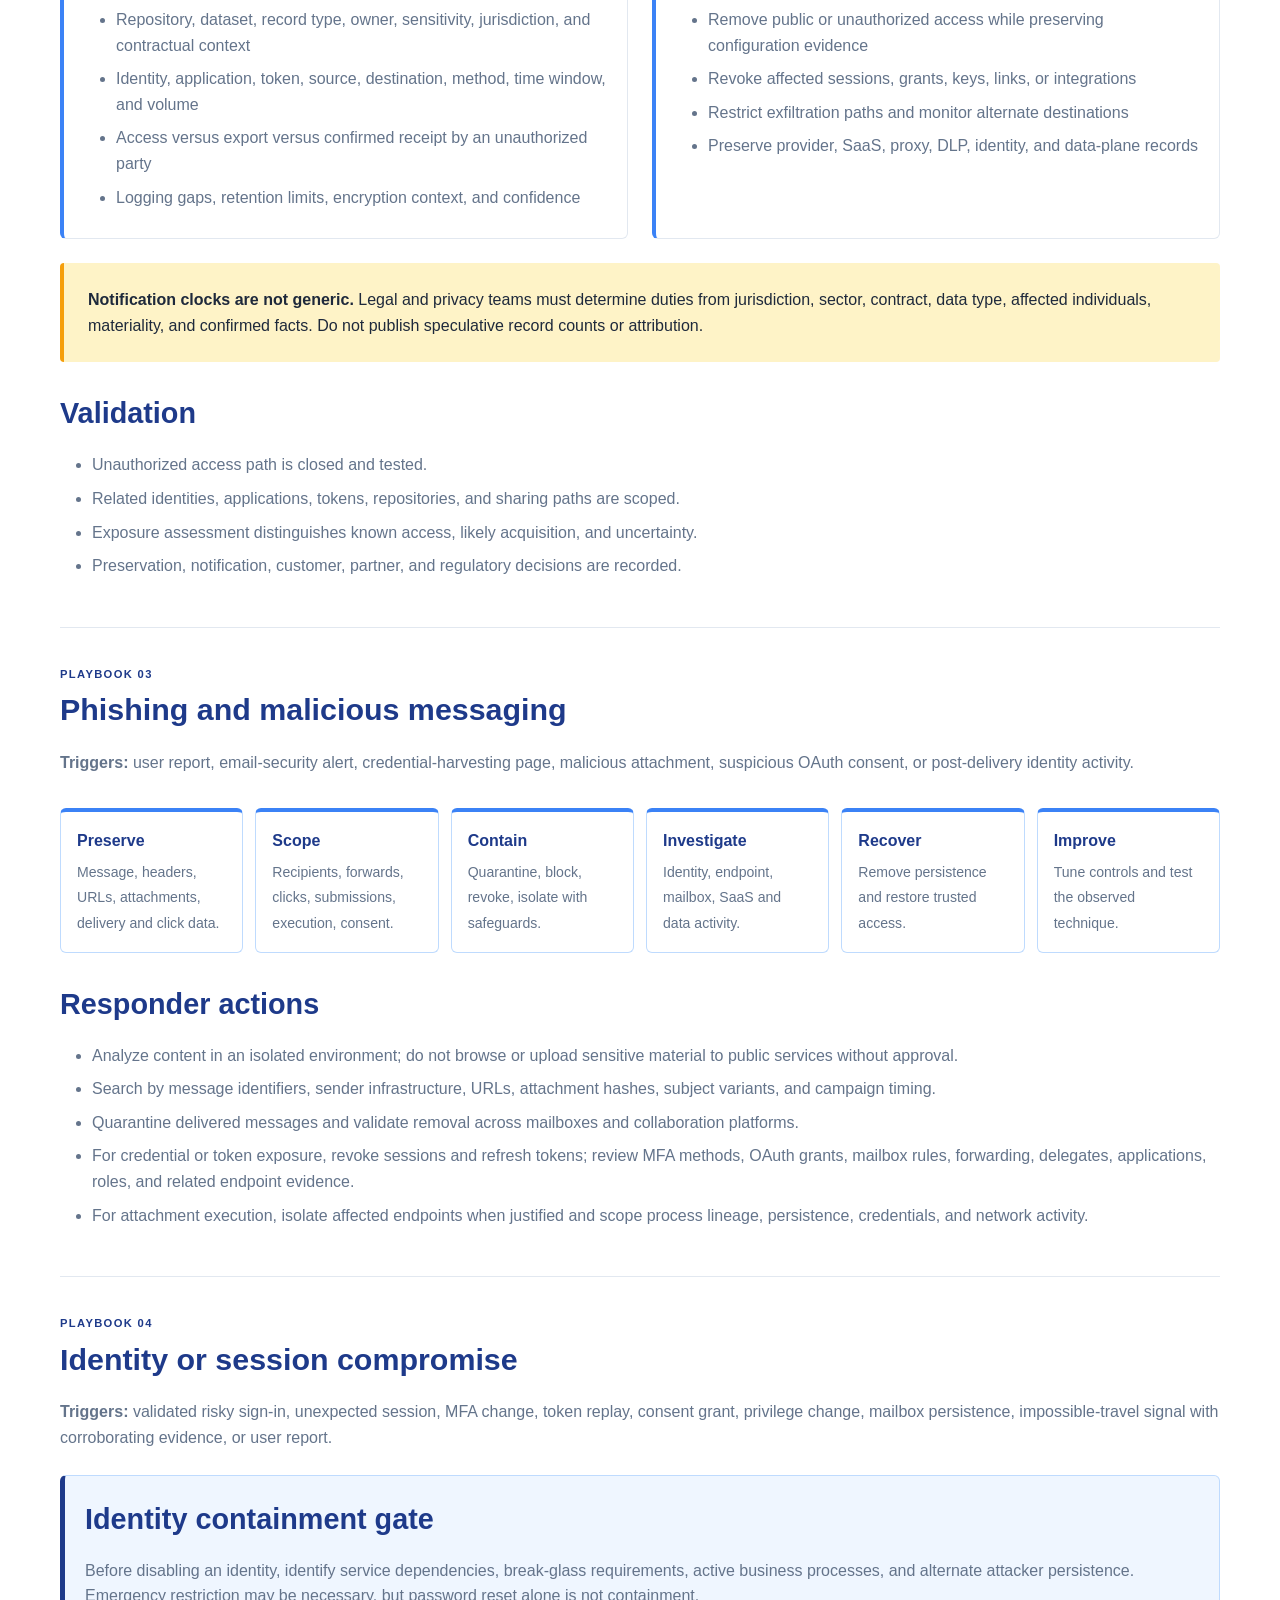
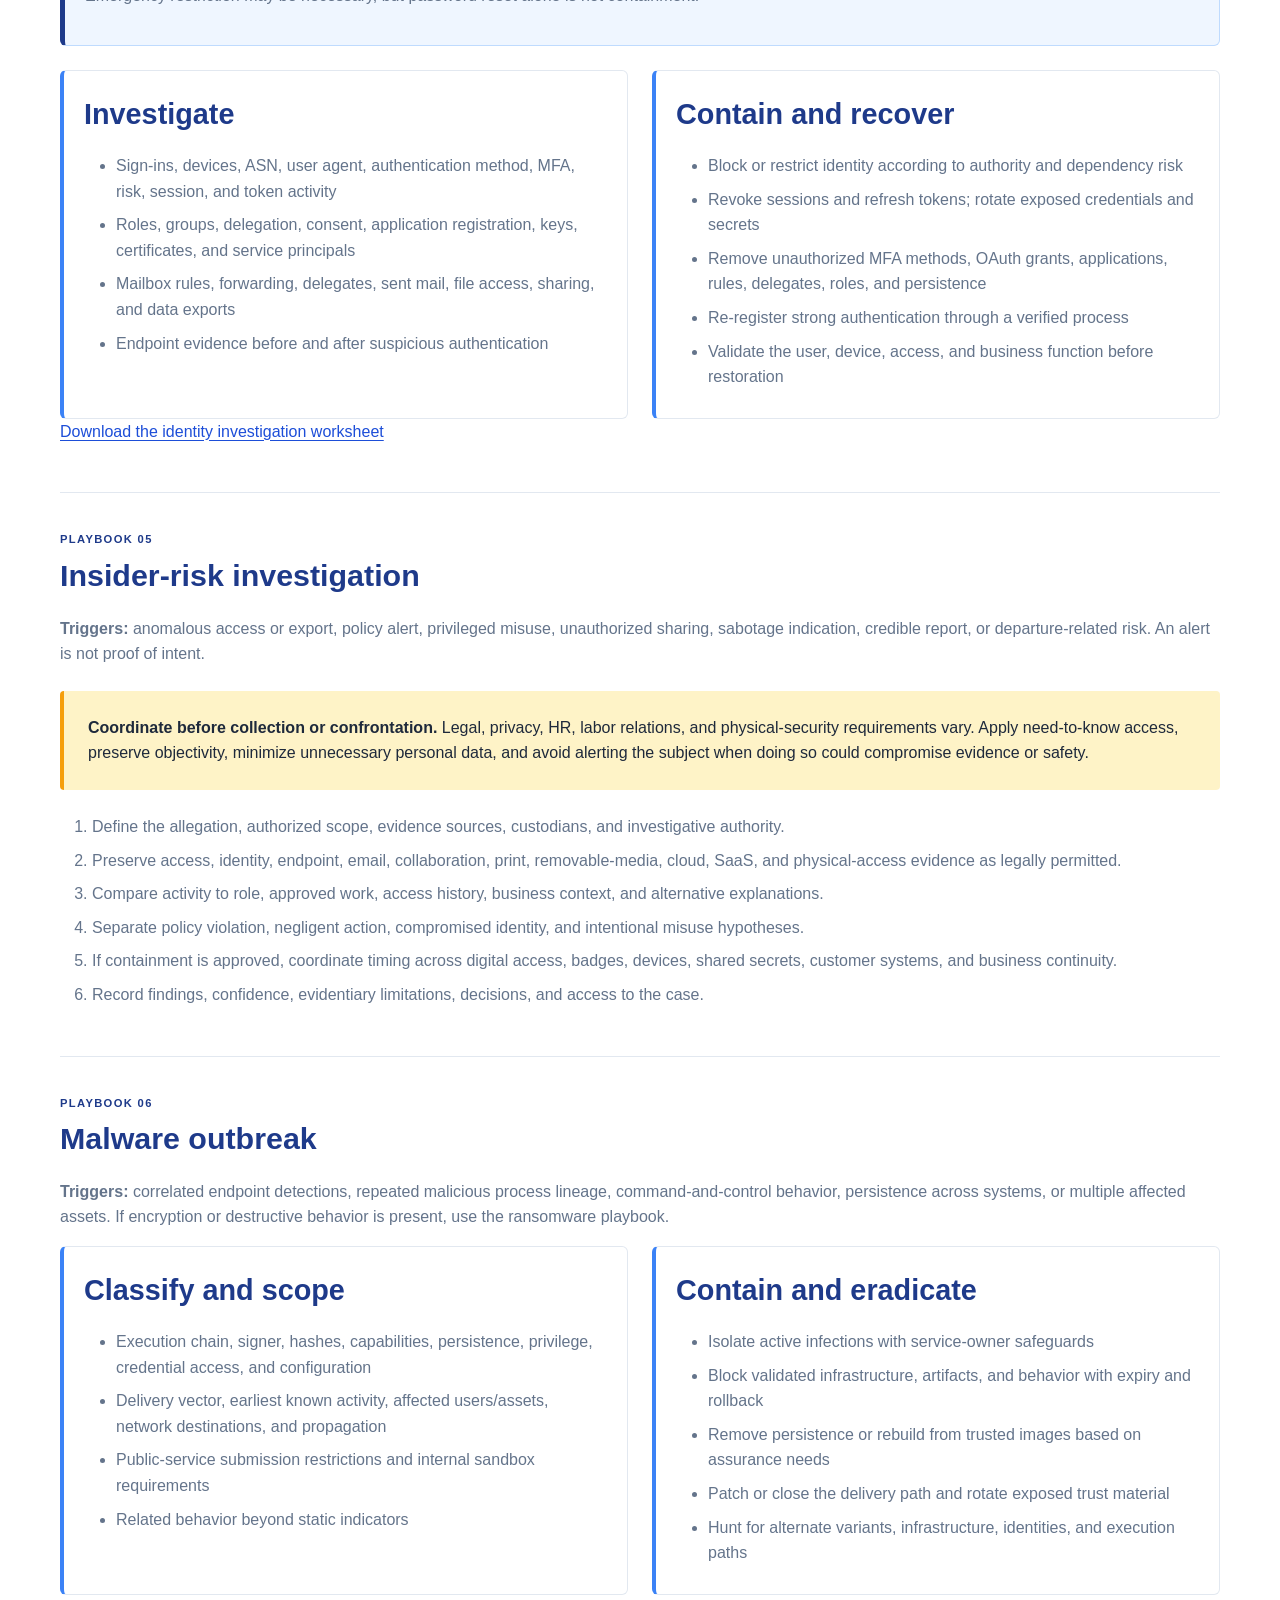
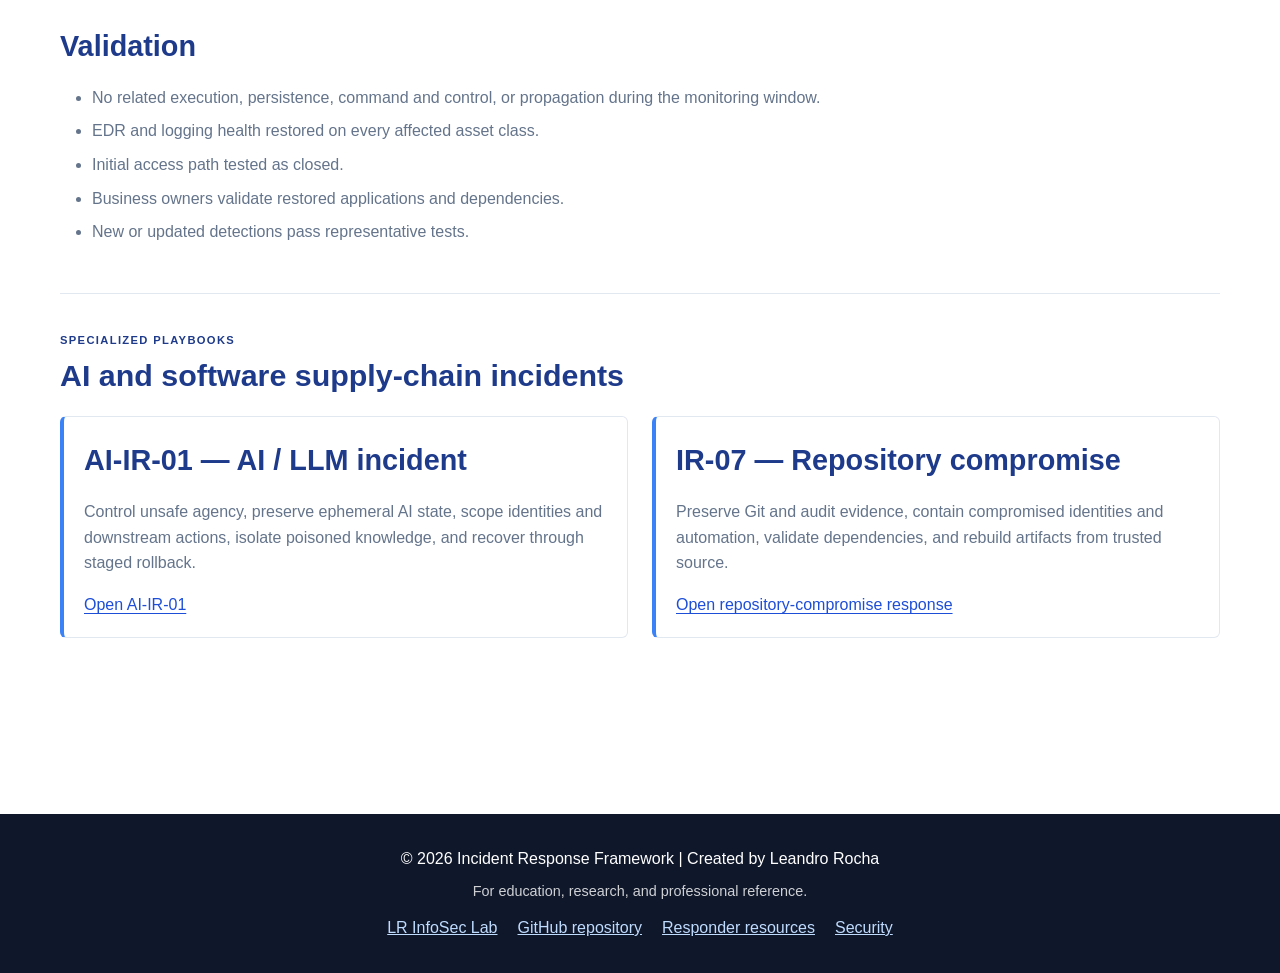
<file: playbooks.html>
<!DOCTYPE html>
<html lang="en">
<head>
    <meta charset="UTF-8"><meta name="viewport" content="width=device-width, initial-scale=1.0">
    <meta name="description" content="Technical incident response playbooks for ransomware, data exposure, phishing, identity compromise, insider risk, and malware with safeguards and validation criteria.">
    <meta http-equiv="Content-Security-Policy" content="default-src 'self'; style-src 'self'; script-src 'self'; img-src 'self' data:; font-src 'self'; connect-src 'none'; object-src 'none'; base-uri 'self'; form-action 'none'; upgrade-insecure-requests">
    <link rel="canonical" href="https://lrinfosec.com/IncidentResponse/playbooks.html"><meta property="og:title" content="Incident Playbooks | IR Framework"><meta property="og:description" content="Scenario-based response actions with evidence requirements, authority, rollback, and validation."><meta property="og:type" content="article"><meta property="og:url" content="https://lrinfosec.com/IncidentResponse/playbooks.html">
    <title>Incident Playbooks | IR Framework</title><link rel="icon" href="favicon.svg" type="image/svg+xml"><link rel="stylesheet" href="css/style.css">
</head>
<body>
    <a class="skip-link" href="#main-content">Skip to main content</a>
    <nav class="navbar" aria-label="Primary navigation"><div class="nav-container"><a class="nav-logo nav-logo-link" href="index.html" aria-label="IR Framework home"><span class="logo-icon" aria-hidden="true">🛡️</span><span class="logo-text">IR Framework</span></a><ul class="nav-menu"><li><a href="index.html">Home</a></li><li><a href="detection.html">Detection</a></li><li><a href="response.html">Response</a></li><li><a href="playbooks.html" class="active" aria-current="page">Playbooks</a></li><li><a href="ai-security-ir.html">AI Security IR</a></li><li><a href="resources.html">Resources</a></li></ul><button class="mobile-menu-toggle" type="button" aria-label="Open navigation menu" aria-expanded="false">☰</button></div></nav>
    <header class="hero hero-compact"><div class="container"><p class="eyebrow">OPERATIONAL PLAYBOOKS</p><h1>Execute with safeguards</h1><p class="hero-subtitle">Every action needs evidence, authority, an impact assessment, a rollback path, and a way to prove it worked.</p><div class="version-bar"><span>Last reviewed: October 25, 2026</span><span>Adapt commands and authority before use</span></div></div></header>
    <main id="main-content"><section><div class="container">
        <nav class="page-index" aria-label="Playbook sections"><h2>Choose a playbook</h2><div class="page-index-links"><a href="#operating-contract">Operating contract</a><a href="#ransomware">Ransomware</a><a href="#data-exposure">Data exposure</a><a href="#phishing">Phishing</a><a href="#identity">Identity compromise</a><a href="#insider">Insider risk</a><a href="#malware">Malware outbreak</a><a href="repository-compromise.html">Repository compromise</a><a href="ai-security-ir.html#playbook">AI / LLM incident</a></div></nav>

        <div class="content-section operational-section" id="operating-contract"><span class="resource-tag">BEFORE EXECUTION</span><h2>Use a common action contract</h2><p>These playbooks are decision support, not authorization. Replace generic roles, platforms, time targets, and escalation paths with tested local procedures.</p><div class="fact-assumption-grid"><div><strong>Trigger</strong><span>Evidence and confidence required to act.</span></div><div><strong>Authority</strong><span>Approver, executor, and affected owner.</span></div><div><strong>Safeguard</strong><span>Business, safety, evidence, and adversary tradeoffs.</span></div><div><strong>Validation</strong><span>Success signal, rollback threshold, and owner.</span></div></div><div class="warning-box"><strong>Do not execute disruptive containment mechanically.</strong> Confirm critical service, safety, identity, backup, virtualization, automation, and management-path dependencies. When delay creates greater harm, record the emergency authority and validate impact immediately afterward.</div></div>

        <article class="content-section operational-section" id="ransomware"><span class="resource-tag">PLAYBOOK 01</span><h2>Ransomware and destructive activity</h2><p><strong>Triggers:</strong> high-confidence encryption, recovery-inhibition commands, ransom artifacts, destructive changes, extortion evidence, or coordinated endpoint alerts. Track the <em>earliest known affected asset or identity</em> and confidence; do not assume the true initial compromise is known.</p>
        <div class="two-column"><div class="engineering-card"><h3>0–15 minutes</h3><ol><li>Activate incident command and the protected channel.</li><li>Preserve original alerts, ransom artifacts, EDR lineage, identity events, and short-retention logs.</li><li>Identify active encryption, privileged sessions, management planes, backup systems, hypervisors, and safety constraints.</li><li>Isolate actively destructive endpoints or workloads when authorized; verify isolation.</li><li>Protect clean administrative access and prevent affected identities from reaching control planes.</li></ol></div><div class="engineering-card"><h3>15–60 minutes</h3><ol><li>Scope lateral movement, remote administration, credential access, exfiltration, and data repositories.</li><li>Protect backup control planes and validate offline or immutable recovery copies without connecting them to affected trust zones.</li><li>Restrict malicious network paths, identities, infrastructure, hashes, and behaviors with expiration and rollback.</li><li>Engage legal, insurer, specialist response, and business owners according to thresholds.</li><li>Set restoration priority from business dependencies—not device count.</li></ol></div></div>
        <h3>Architecture blast radius</h3><div class="table-scroll" tabindex="0" aria-label="Ransomware blast radius, horizontally scrollable"><table><caption>Systems to assess beyond encrypted endpoints</caption><thead><tr><th scope="col">Trust area</th><th scope="col">Evidence</th><th scope="col">Decision</th></tr></thead><tbody><tr><td>Identity and privileged access</td><td>Sessions, roles, credentials, tokens, MFA, service principals</td><td>Restrict, revoke, rotate, or preserve for controlled observation</td></tr><tr><td>Management plane</td><td>RMM, software deployment, virtualization, cloud and directory audit</td><td>Protect or suspend compromised automation and admin paths</td></tr><tr><td>Backup and recovery</td><td>Administrative activity, deletion, retention, immutability, restore tests</td><td>Isolate control plane and choose a trusted recovery point</td></tr><tr><td>Network and egress</td><td>SMB/RDP/admin flows, DNS, proxy, VPN, firewall, transfer volume</td><td>Segment propagation and exfiltration paths</td></tr><tr><td>Data and business services</td><td>Repository access, exports, application transactions, dependencies</td><td>Prioritize containment, disclosure assessment, and restoration</td></tr></tbody></table></div>
        <div class="decision-gate"><h3>Extortion or payment decision</h3><p>Do not treat executive approval as the only gate. Engage qualified legal counsel, sanctions/compliance review, cyber insurer, law enforcement, and experienced negotiation or response specialists. Preserve communications and decisions. Payment does not guarantee decryption, deletion, non-disclosure, or future safety.</p></div>
        <h3>Recovery exit criteria</h3><ul><li>Initial access and persistence addressed with stated confidence.</li><li>Privileged credentials, tokens, keys, certificates, and affected integrations rotated.</li><li>Recovery environment and data validated from trusted evidence.</li><li>Restored systems pass technical and business transaction tests.</li><li>Enhanced detections cover observed behavior and monitoring owners are assigned.</li></ul><p><a class="text-link" href="resources/templates/ransomware-containment-matrix.md" download>Download the ransomware containment decision matrix</a></p></article>

        <article class="content-section operational-section" id="data-exposure"><span class="resource-tag">PLAYBOOK 02</span><h2>Suspected data exposure or exfiltration</h2><p><strong>Triggers:</strong> anomalous data access, bulk export, public exposure, unauthorized sharing, third-party notice, extortion claim, or validated data-loss alert.</p><div class="two-column"><div class="engineering-card"><h3>Establish evidence</h3><ul><li>Repository, dataset, record type, owner, sensitivity, jurisdiction, and contractual context</li><li>Identity, application, token, source, destination, method, time window, and volume</li><li>Access versus export versus confirmed receipt by an unauthorized party</li><li>Logging gaps, retention limits, encryption context, and confidence</li></ul></div><div class="engineering-card"><h3>Contain deliberately</h3><ul><li>Remove public or unauthorized access while preserving configuration evidence</li><li>Revoke affected sessions, grants, keys, links, or integrations</li><li>Restrict exfiltration paths and monitor alternate destinations</li><li>Preserve provider, SaaS, proxy, DLP, identity, and data-plane records</li></ul></div></div><div class="warning-box"><strong>Notification clocks are not generic.</strong> Legal and privacy teams must determine duties from jurisdiction, sector, contract, data type, affected individuals, materiality, and confirmed facts. Do not publish speculative record counts or attribution.</div><h3>Validation</h3><ul><li>Unauthorized access path is closed and tested.</li><li>Related identities, applications, tokens, repositories, and sharing paths are scoped.</li><li>Exposure assessment distinguishes known access, likely acquisition, and uncertainty.</li><li>Preservation, notification, customer, partner, and regulatory decisions are recorded.</li></ul></article>

        <article class="content-section operational-section" id="phishing"><span class="resource-tag">PLAYBOOK 03</span><h2>Phishing and malicious messaging</h2><p><strong>Triggers:</strong> user report, email-security alert, credential-harvesting page, malicious attachment, suspicious OAuth consent, or post-delivery identity activity.</p><div class="workflow" aria-label="Phishing response workflow"><div class="workflow-step"><strong>Preserve</strong><span>Message, headers, URLs, attachments, delivery and click data.</span></div><div class="workflow-step"><strong>Scope</strong><span>Recipients, forwards, clicks, submissions, execution, consent.</span></div><div class="workflow-step"><strong>Contain</strong><span>Quarantine, block, revoke, isolate with safeguards.</span></div><div class="workflow-step"><strong>Investigate</strong><span>Identity, endpoint, mailbox, SaaS and data activity.</span></div><div class="workflow-step"><strong>Recover</strong><span>Remove persistence and restore trusted access.</span></div><div class="workflow-step"><strong>Improve</strong><span>Tune controls and test the observed technique.</span></div></div>
        <h3>Responder actions</h3><ul><li>Analyze content in an isolated environment; do not browse or upload sensitive material to public services without approval.</li><li>Search by message identifiers, sender infrastructure, URLs, attachment hashes, subject variants, and campaign timing.</li><li>Quarantine delivered messages and validate removal across mailboxes and collaboration platforms.</li><li>For credential or token exposure, revoke sessions and refresh tokens; review MFA methods, OAuth grants, mailbox rules, forwarding, delegates, applications, roles, and related endpoint evidence.</li><li>For attachment execution, isolate affected endpoints when justified and scope process lineage, persistence, credentials, and network activity.</li></ul></article>

        <article class="content-section operational-section" id="identity"><span class="resource-tag">PLAYBOOK 04</span><h2>Identity or session compromise</h2><p><strong>Triggers:</strong> validated risky sign-in, unexpected session, MFA change, token replay, consent grant, privilege change, mailbox persistence, impossible-travel signal with corroborating evidence, or user report.</p><div class="decision-gate"><h3>Identity containment gate</h3><p>Before disabling an identity, identify service dependencies, break-glass requirements, active business processes, and alternate attacker persistence. Emergency restriction may be necessary, but password reset alone is not containment.</p></div><div class="two-column"><div class="engineering-card"><h3>Investigate</h3><ul><li>Sign-ins, devices, ASN, user agent, authentication method, MFA, risk, session, and token activity</li><li>Roles, groups, delegation, consent, application registration, keys, certificates, and service principals</li><li>Mailbox rules, forwarding, delegates, sent mail, file access, sharing, and data exports</li><li>Endpoint evidence before and after suspicious authentication</li></ul></div><div class="engineering-card"><h3>Contain and recover</h3><ul><li>Block or restrict identity according to authority and dependency risk</li><li>Revoke sessions and refresh tokens; rotate exposed credentials and secrets</li><li>Remove unauthorized MFA methods, OAuth grants, applications, rules, delegates, roles, and persistence</li><li>Re-register strong authentication through a verified process</li><li>Validate the user, device, access, and business function before restoration</li></ul></div></div><p><a class="text-link" href="resources/templates/identity-investigation-worksheet.md" download>Download the identity investigation worksheet</a></p></article>

        <article class="content-section operational-section" id="insider"><span class="resource-tag">PLAYBOOK 05</span><h2>Insider-risk investigation</h2><p><strong>Triggers:</strong> anomalous access or export, policy alert, privileged misuse, unauthorized sharing, sabotage indication, credible report, or departure-related risk. An alert is not proof of intent.</p><div class="warning-box"><strong>Coordinate before collection or confrontation.</strong> Legal, privacy, HR, labor relations, and physical-security requirements vary. Apply need-to-know access, preserve objectivity, minimize unnecessary personal data, and avoid alerting the subject when doing so could compromise evidence or safety.</div><ol><li>Define the allegation, authorized scope, evidence sources, custodians, and investigative authority.</li><li>Preserve access, identity, endpoint, email, collaboration, print, removable-media, cloud, SaaS, and physical-access evidence as legally permitted.</li><li>Compare activity to role, approved work, access history, business context, and alternative explanations.</li><li>Separate policy violation, negligent action, compromised identity, and intentional misuse hypotheses.</li><li>If containment is approved, coordinate timing across digital access, badges, devices, shared secrets, customer systems, and business continuity.</li><li>Record findings, confidence, evidentiary limitations, decisions, and access to the case.</li></ol></article>

        <article class="content-section operational-section" id="malware"><span class="resource-tag">PLAYBOOK 06</span><h2>Malware outbreak</h2><p><strong>Triggers:</strong> correlated endpoint detections, repeated malicious process lineage, command-and-control behavior, persistence across systems, or multiple affected assets. If encryption or destructive behavior is present, use the ransomware playbook.</p><div class="two-column"><div class="engineering-card"><h3>Classify and scope</h3><ul><li>Execution chain, signer, hashes, capabilities, persistence, privilege, credential access, and configuration</li><li>Delivery vector, earliest known activity, affected users/assets, network destinations, and propagation</li><li>Public-service submission restrictions and internal sandbox requirements</li><li>Related behavior beyond static indicators</li></ul></div><div class="engineering-card"><h3>Contain and eradicate</h3><ul><li>Isolate active infections with service-owner safeguards</li><li>Block validated infrastructure, artifacts, and behavior with expiry and rollback</li><li>Remove persistence or rebuild from trusted images based on assurance needs</li><li>Patch or close the delivery path and rotate exposed trust material</li><li>Hunt for alternate variants, infrastructure, identities, and execution paths</li></ul></div></div><h3>Validation</h3><ul><li>No related execution, persistence, command and control, or propagation during the monitoring window.</li><li>EDR and logging health restored on every affected asset class.</li><li>Initial access path tested as closed.</li><li>Business owners validate restored applications and dependencies.</li><li>New or updated detections pass representative tests.</li></ul></article>

        <div class="content-section operational-section"><span class="resource-tag">SPECIALIZED PLAYBOOKS</span><h2>AI and software supply-chain incidents</h2><div class="two-column"><div class="engineering-card"><h3>AI-IR-01 — AI / LLM incident</h3><p>Control unsafe agency, preserve ephemeral AI state, scope identities and downstream actions, isolate poisoned knowledge, and recover through staged rollback.</p><p><a class="text-link" href="ai-security-ir.html#playbook">Open AI-IR-01</a></p></div><div class="engineering-card"><h3>IR-07 — Repository compromise</h3><p>Preserve Git and audit evidence, contain compromised identities and automation, validate dependencies, and rebuild artifacts from trusted source.</p><p><a class="text-link" href="repository-compromise.html">Open repository-compromise response</a></p></div></div></div>
    </div></section></main>
    <footer><div class="container"><p>&copy; 2026 Incident Response Framework | Created by Leandro Rocha</p><p class="footer-note">For education, research, and professional reference.</p><div class="site-footer-links"><a href="https://lrinfosec.com/">LR InfoSec Lab</a><a href="https://github.com/leandroer/IncidentResponse">GitHub repository</a><a href="resources.html">Responder resources</a><a href="security.txt">Security</a></div></div></footer><script src="js/main.js"></script>
</body></html>
</file>
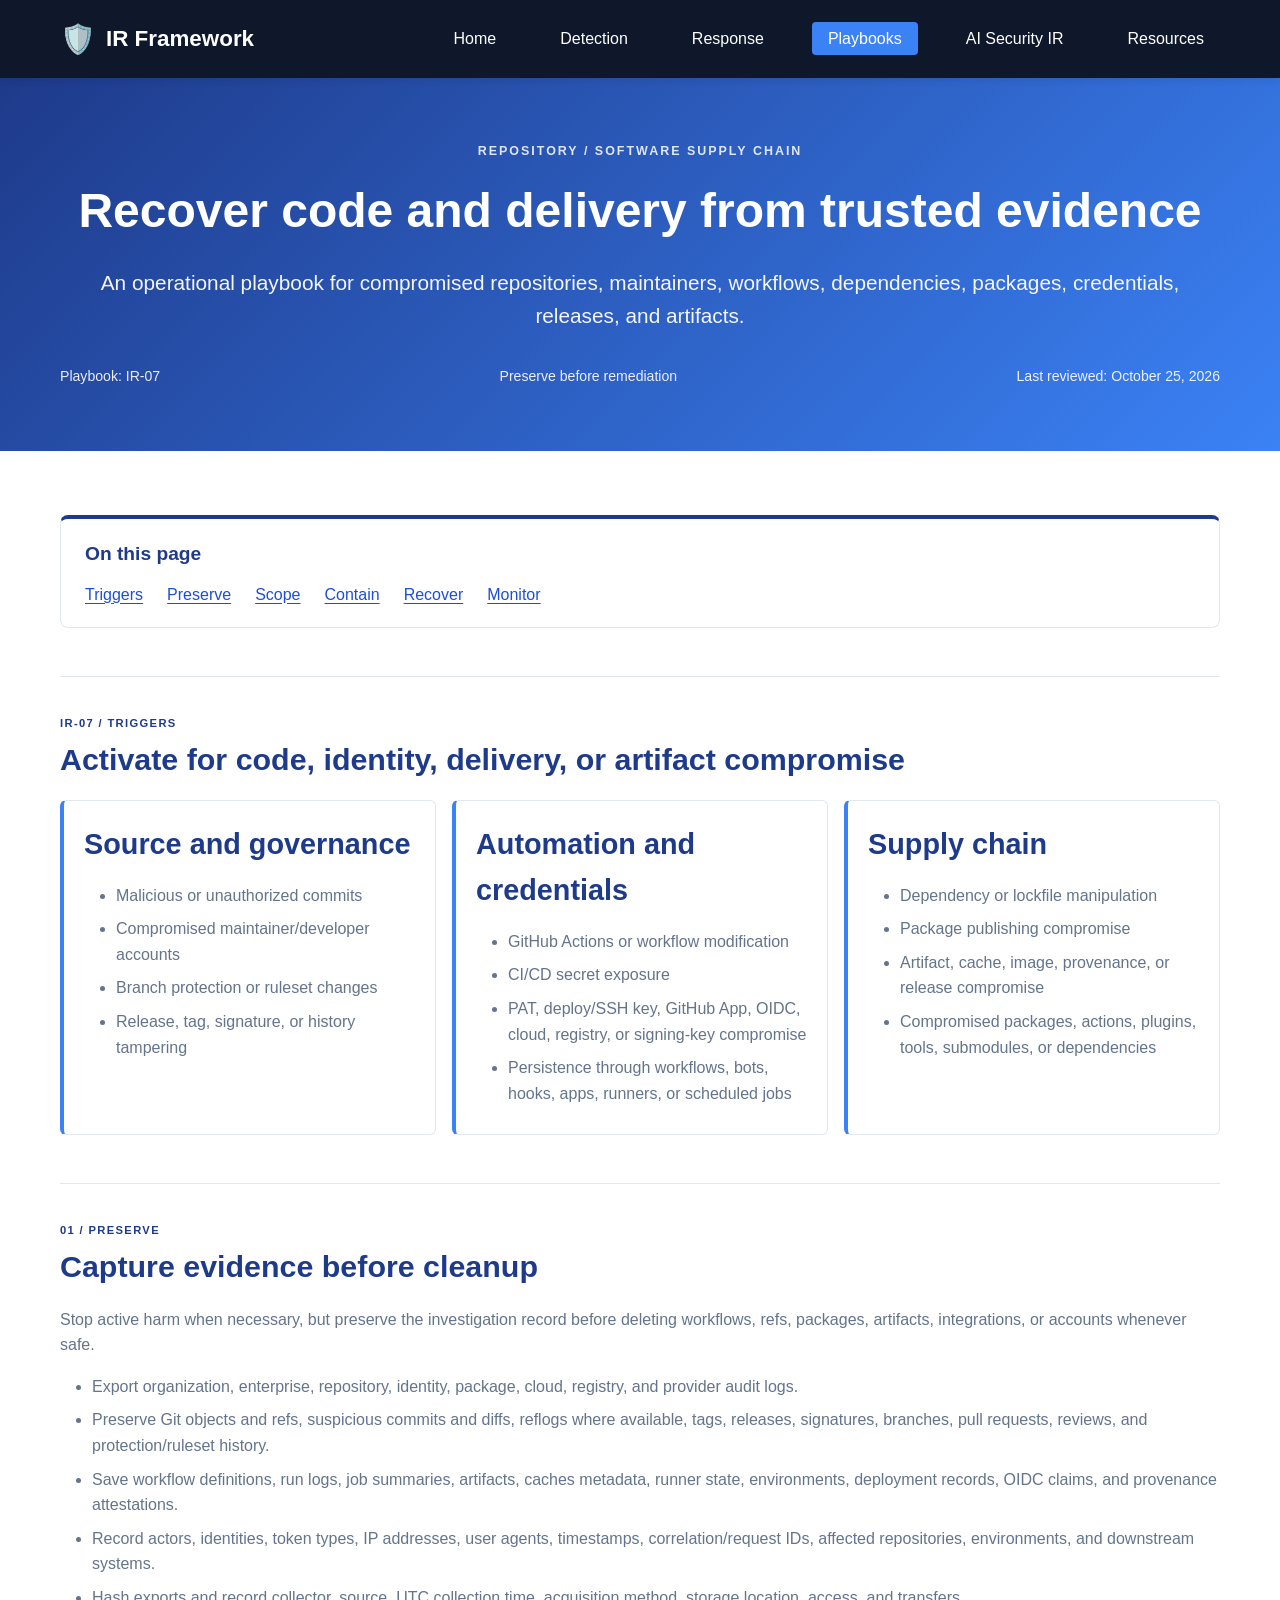
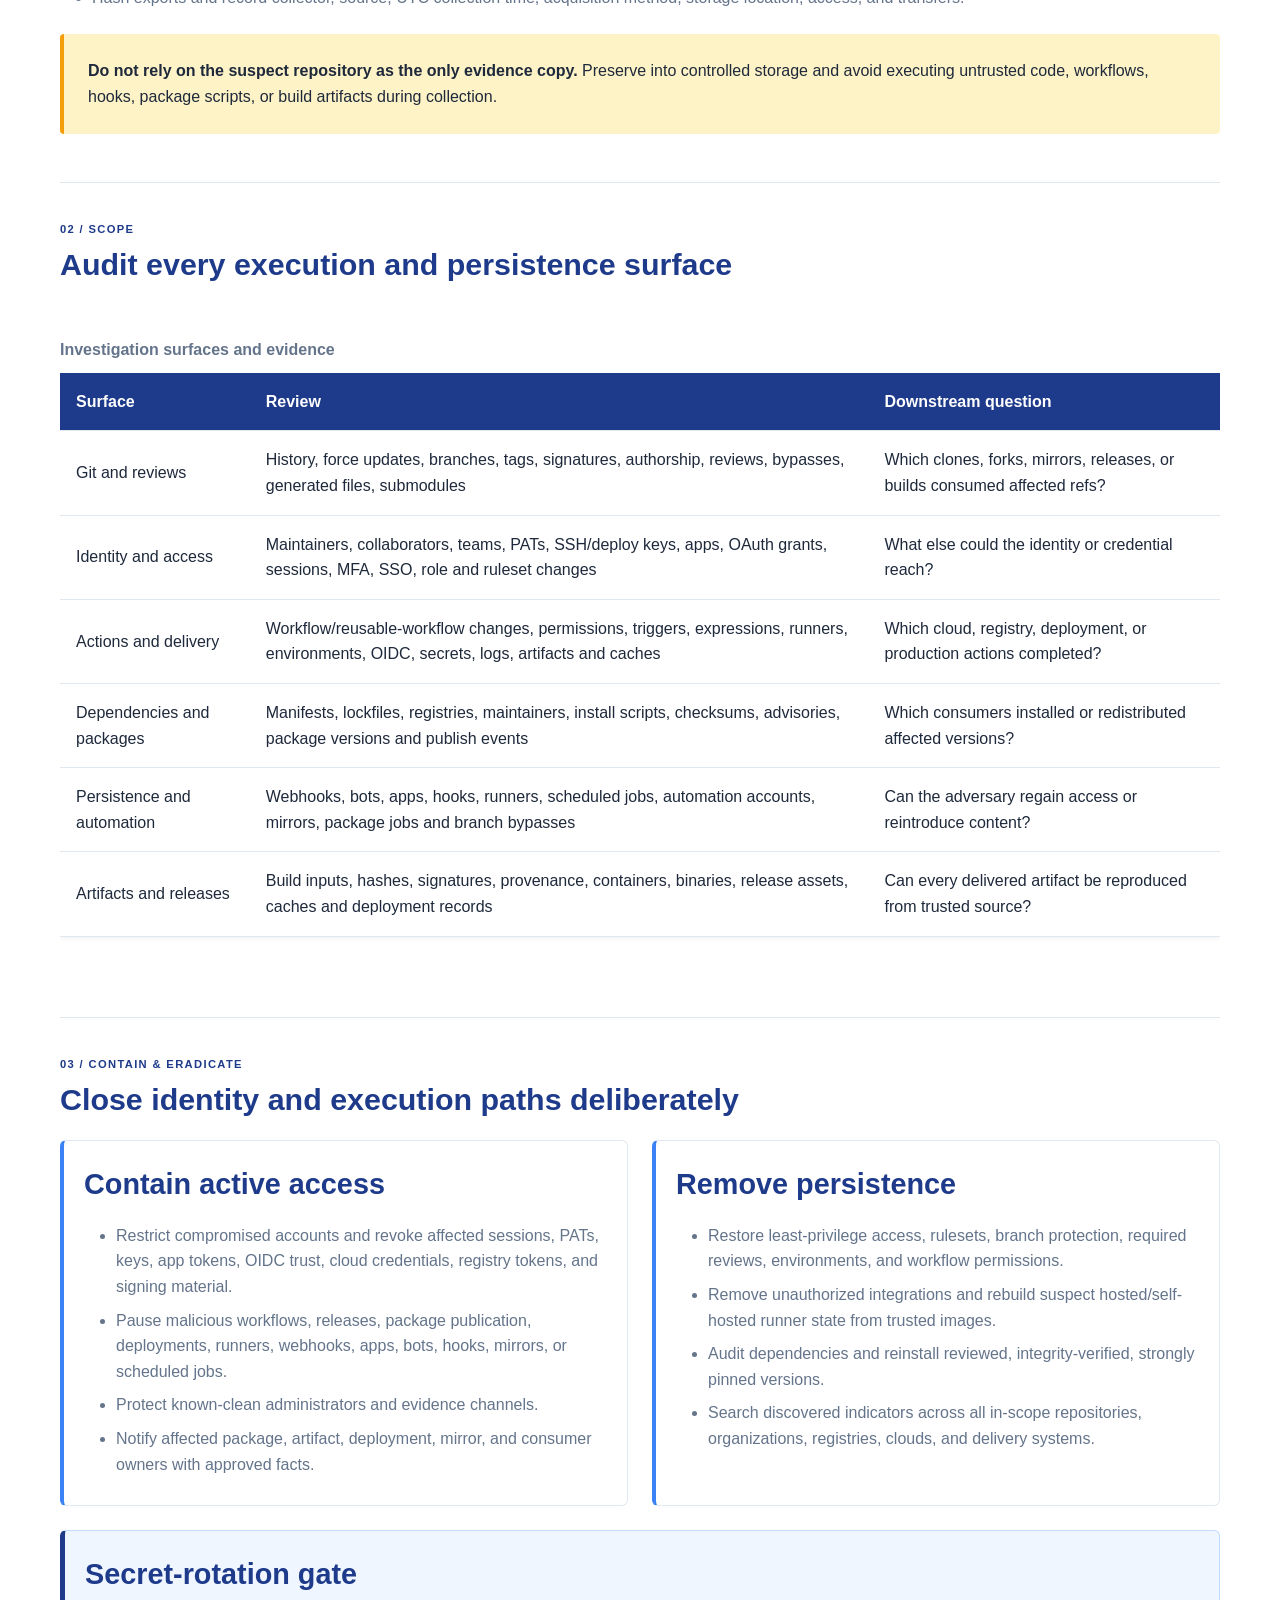
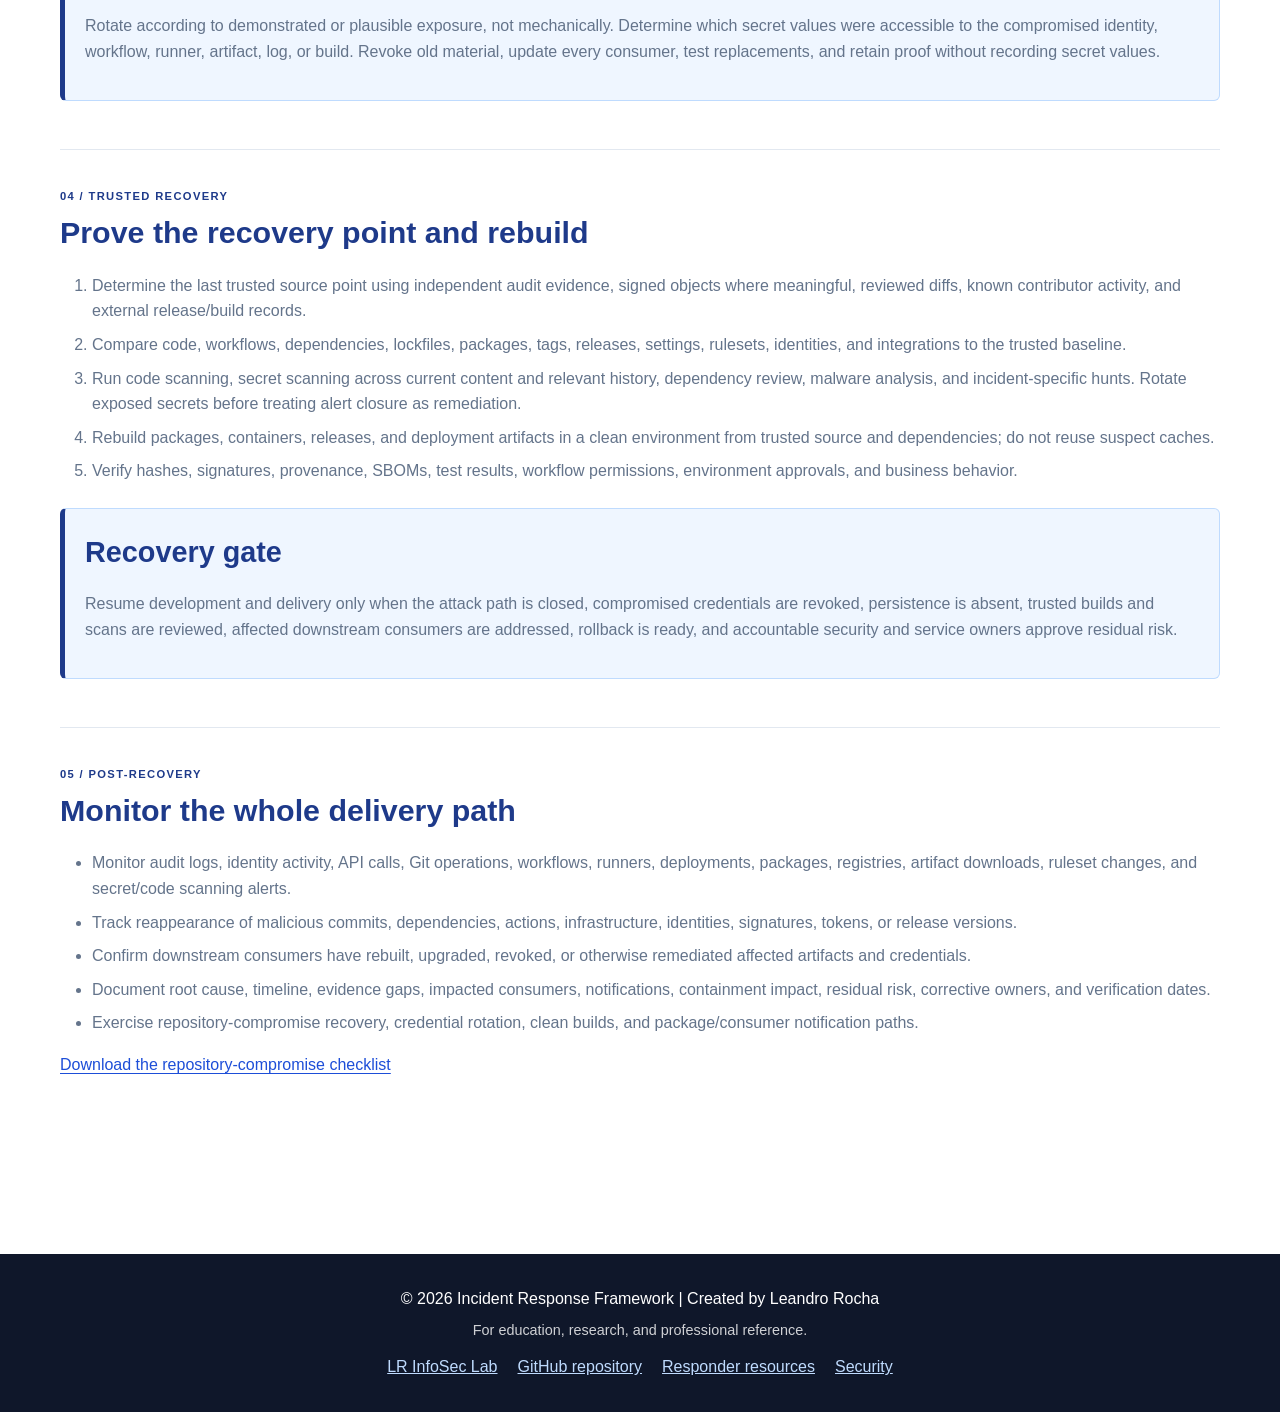
<file: repository-compromise.html>
<!DOCTYPE html>
<html lang="en">
<head>
    <meta charset="UTF-8"><meta name="viewport" content="width=device-width, initial-scale=1.0">
    <meta name="description" content="Operational response playbook for repository, CI/CD, package, artifact, identity, credential, and software supply-chain compromise.">
    <meta http-equiv="Content-Security-Policy" content="default-src 'self'; style-src 'self'; script-src 'self'; img-src 'self' data:; font-src 'self'; connect-src 'none'; object-src 'none'; base-uri 'self'; form-action 'none'; upgrade-insecure-requests">
    <link rel="canonical" href="https://lrinfosec.com/IncidentResponse/repository-compromise.html"><meta property="og:title" content="Repository Compromise Response | IR Framework"><meta property="og:description" content="Evidence-led response for compromised source repositories, workflows, dependencies, packages, artifacts, and credentials."><meta property="og:type" content="article"><meta property="og:url" content="https://lrinfosec.com/IncidentResponse/repository-compromise.html">
    <title>Repository Compromise Response | IR Framework</title><link rel="icon" href="favicon.svg" type="image/svg+xml"><link rel="stylesheet" href="css/style.css">
</head>
<body>
    <a class="skip-link" href="#main-content">Skip to main content</a>
    <nav class="navbar" aria-label="Primary navigation"><div class="nav-container"><a class="nav-logo nav-logo-link" href="index.html" aria-label="IR Framework home"><span class="logo-icon" aria-hidden="true">🛡️</span><span class="logo-text">IR Framework</span></a><ul class="nav-menu"><li><a href="index.html">Home</a></li><li><a href="detection.html">Detection</a></li><li><a href="response.html">Response</a></li><li><a href="playbooks.html" class="active" aria-current="page">Playbooks</a></li><li><a href="ai-security-ir.html">AI Security IR</a></li><li><a href="resources.html">Resources</a></li></ul><button class="mobile-menu-toggle" type="button" aria-label="Open navigation menu" aria-expanded="false">☰</button></div></nav>
    <header class="hero hero-compact"><div class="container"><p class="eyebrow">REPOSITORY / SOFTWARE SUPPLY CHAIN</p><h1>Recover code and delivery from trusted evidence</h1><p class="hero-subtitle">An operational playbook for compromised repositories, maintainers, workflows, dependencies, packages, credentials, releases, and artifacts.</p><div class="version-bar"><span>Playbook: IR-07</span><span>Preserve before remediation</span><span>Last reviewed: October 25, 2026</span></div></div></header>
    <main id="main-content"><section><div class="container">
        <nav class="page-index" aria-label="Repository compromise sections"><h2>On this page</h2><div class="page-index-links"><a href="#triggers">Triggers</a><a href="#preserve">Preserve</a><a href="#scope">Scope</a><a href="#contain">Contain</a><a href="#recover">Recover</a><a href="#monitor">Monitor</a></div></nav>
        <div class="content-section operational-section" id="triggers"><span class="resource-tag">IR-07 / TRIGGERS</span><h2>Activate for code, identity, delivery, or artifact compromise</h2><div class="three-column"><div class="engineering-card"><h3>Source and governance</h3><ul><li>Malicious or unauthorized commits</li><li>Compromised maintainer/developer accounts</li><li>Branch protection or ruleset changes</li><li>Release, tag, signature, or history tampering</li></ul></div><div class="engineering-card"><h3>Automation and credentials</h3><ul><li>GitHub Actions or workflow modification</li><li>CI/CD secret exposure</li><li>PAT, deploy/SSH key, GitHub App, OIDC, cloud, registry, or signing-key compromise</li><li>Persistence through workflows, bots, hooks, apps, runners, or scheduled jobs</li></ul></div><div class="engineering-card"><h3>Supply chain</h3><ul><li>Dependency or lockfile manipulation</li><li>Package publishing compromise</li><li>Artifact, cache, image, provenance, or release compromise</li><li>Compromised packages, actions, plugins, tools, submodules, or dependencies</li></ul></div></div></div>
        <div class="content-section operational-section" id="preserve"><span class="resource-tag">01 / PRESERVE</span><h2>Capture evidence before cleanup</h2><p>Stop active harm when necessary, but preserve the investigation record before deleting workflows, refs, packages, artifacts, integrations, or accounts whenever safe.</p><ul><li>Export organization, enterprise, repository, identity, package, cloud, registry, and provider audit logs.</li><li>Preserve Git objects and refs, suspicious commits and diffs, reflogs where available, tags, releases, signatures, branches, pull requests, reviews, and protection/ruleset history.</li><li>Save workflow definitions, run logs, job summaries, artifacts, caches metadata, runner state, environments, deployment records, OIDC claims, and provenance attestations.</li><li>Record actors, identities, token types, IP addresses, user agents, timestamps, correlation/request IDs, affected repositories, environments, and downstream systems.</li><li>Hash exports and record collector, source, UTC collection time, acquisition method, storage location, access, and transfers.</li></ul><div class="warning-box"><strong>Do not rely on the suspect repository as the only evidence copy.</strong> Preserve into controlled storage and avoid executing untrusted code, workflows, hooks, package scripts, or build artifacts during collection.</div></div>
        <div class="content-section operational-section" id="scope"><span class="resource-tag">02 / SCOPE</span><h2>Audit every execution and persistence surface</h2><div class="table-scroll" tabindex="0" aria-label="Repository compromise investigation matrix, horizontally scrollable"><table><caption>Investigation surfaces and evidence</caption><thead><tr><th scope="col">Surface</th><th scope="col">Review</th><th scope="col">Downstream question</th></tr></thead><tbody><tr><td>Git and reviews</td><td>History, force updates, branches, tags, signatures, authorship, reviews, bypasses, generated files, submodules</td><td>Which clones, forks, mirrors, releases, or builds consumed affected refs?</td></tr><tr><td>Identity and access</td><td>Maintainers, collaborators, teams, PATs, SSH/deploy keys, apps, OAuth grants, sessions, MFA, SSO, role and ruleset changes</td><td>What else could the identity or credential reach?</td></tr><tr><td>Actions and delivery</td><td>Workflow/reusable-workflow changes, permissions, triggers, expressions, runners, environments, OIDC, secrets, logs, artifacts and caches</td><td>Which cloud, registry, deployment, or production actions completed?</td></tr><tr><td>Dependencies and packages</td><td>Manifests, lockfiles, registries, maintainers, install scripts, checksums, advisories, package versions and publish events</td><td>Which consumers installed or redistributed affected versions?</td></tr><tr><td>Persistence and automation</td><td>Webhooks, bots, apps, hooks, runners, scheduled jobs, automation accounts, mirrors, package jobs and branch bypasses</td><td>Can the adversary regain access or reintroduce content?</td></tr><tr><td>Artifacts and releases</td><td>Build inputs, hashes, signatures, provenance, containers, binaries, release assets, caches and deployment records</td><td>Can every delivered artifact be reproduced from trusted source?</td></tr></tbody></table></div></div>
        <div class="content-section operational-section" id="contain"><span class="resource-tag">03 / CONTAIN &amp; ERADICATE</span><h2>Close identity and execution paths deliberately</h2><div class="two-column"><div class="engineering-card"><h3>Contain active access</h3><ul><li>Restrict compromised accounts and revoke affected sessions, PATs, keys, app tokens, OIDC trust, cloud credentials, registry tokens, and signing material.</li><li>Pause malicious workflows, releases, package publication, deployments, runners, webhooks, apps, bots, hooks, mirrors, or scheduled jobs.</li><li>Protect known-clean administrators and evidence channels.</li><li>Notify affected package, artifact, deployment, mirror, and consumer owners with approved facts.</li></ul></div><div class="engineering-card"><h3>Remove persistence</h3><ul><li>Restore least-privilege access, rulesets, branch protection, required reviews, environments, and workflow permissions.</li><li>Remove unauthorized integrations and rebuild suspect hosted/self-hosted runner state from trusted images.</li><li>Audit dependencies and reinstall reviewed, integrity-verified, strongly pinned versions.</li><li>Search discovered indicators across all in-scope repositories, organizations, registries, clouds, and delivery systems.</li></ul></div></div><div class="decision-gate"><h3>Secret-rotation gate</h3><p>Rotate according to demonstrated or plausible exposure, not mechanically. Determine which secret values were accessible to the compromised identity, workflow, runner, artifact, log, or build. Revoke old material, update every consumer, test replacements, and retain proof without recording secret values.</p></div></div>
        <div class="content-section operational-section" id="recover"><span class="resource-tag">04 / TRUSTED RECOVERY</span><h2>Prove the recovery point and rebuild</h2><ol><li>Determine the last trusted source point using independent audit evidence, signed objects where meaningful, reviewed diffs, known contributor activity, and external release/build records.</li><li>Compare code, workflows, dependencies, lockfiles, packages, tags, releases, settings, rulesets, identities, and integrations to the trusted baseline.</li><li>Run code scanning, secret scanning across current content and relevant history, dependency review, malware analysis, and incident-specific hunts. Rotate exposed secrets before treating alert closure as remediation.</li><li>Rebuild packages, containers, releases, and deployment artifacts in a clean environment from trusted source and dependencies; do not reuse suspect caches.</li><li>Verify hashes, signatures, provenance, SBOMs, test results, workflow permissions, environment approvals, and business behavior.</li></ol><div class="decision-gate"><h3>Recovery gate</h3><p>Resume development and delivery only when the attack path is closed, compromised credentials are revoked, persistence is absent, trusted builds and scans are reviewed, affected downstream consumers are addressed, rollback is ready, and accountable security and service owners approve residual risk.</p></div></div>
        <div class="content-section operational-section" id="monitor"><span class="resource-tag">05 / POST-RECOVERY</span><h2>Monitor the whole delivery path</h2><ul><li>Monitor audit logs, identity activity, API calls, Git operations, workflows, runners, deployments, packages, registries, artifact downloads, ruleset changes, and secret/code scanning alerts.</li><li>Track reappearance of malicious commits, dependencies, actions, infrastructure, identities, signatures, tokens, or release versions.</li><li>Confirm downstream consumers have rebuilt, upgraded, revoked, or otherwise remediated affected artifacts and credentials.</li><li>Document root cause, timeline, evidence gaps, impacted consumers, notifications, containment impact, residual risk, corrective owners, and verification dates.</li><li>Exercise repository-compromise recovery, credential rotation, clean builds, and package/consumer notification paths.</li></ul><p><a class="text-link" href="resources/templates/repository-compromise-checklist.md" download>Download the repository-compromise checklist</a></p></div>
    </div></section></main>
    <footer><div class="container"><p>&copy; 2026 Incident Response Framework | Created by Leandro Rocha</p><p class="footer-note">For education, research, and professional reference.</p><div class="site-footer-links"><a href="https://lrinfosec.com/">LR InfoSec Lab</a><a href="https://github.com/leandroer/IncidentResponse">GitHub repository</a><a href="resources.html">Responder resources</a><a href="security.txt">Security</a></div></div></footer><script src="js/main.js"></script>
</body></html>
</file>
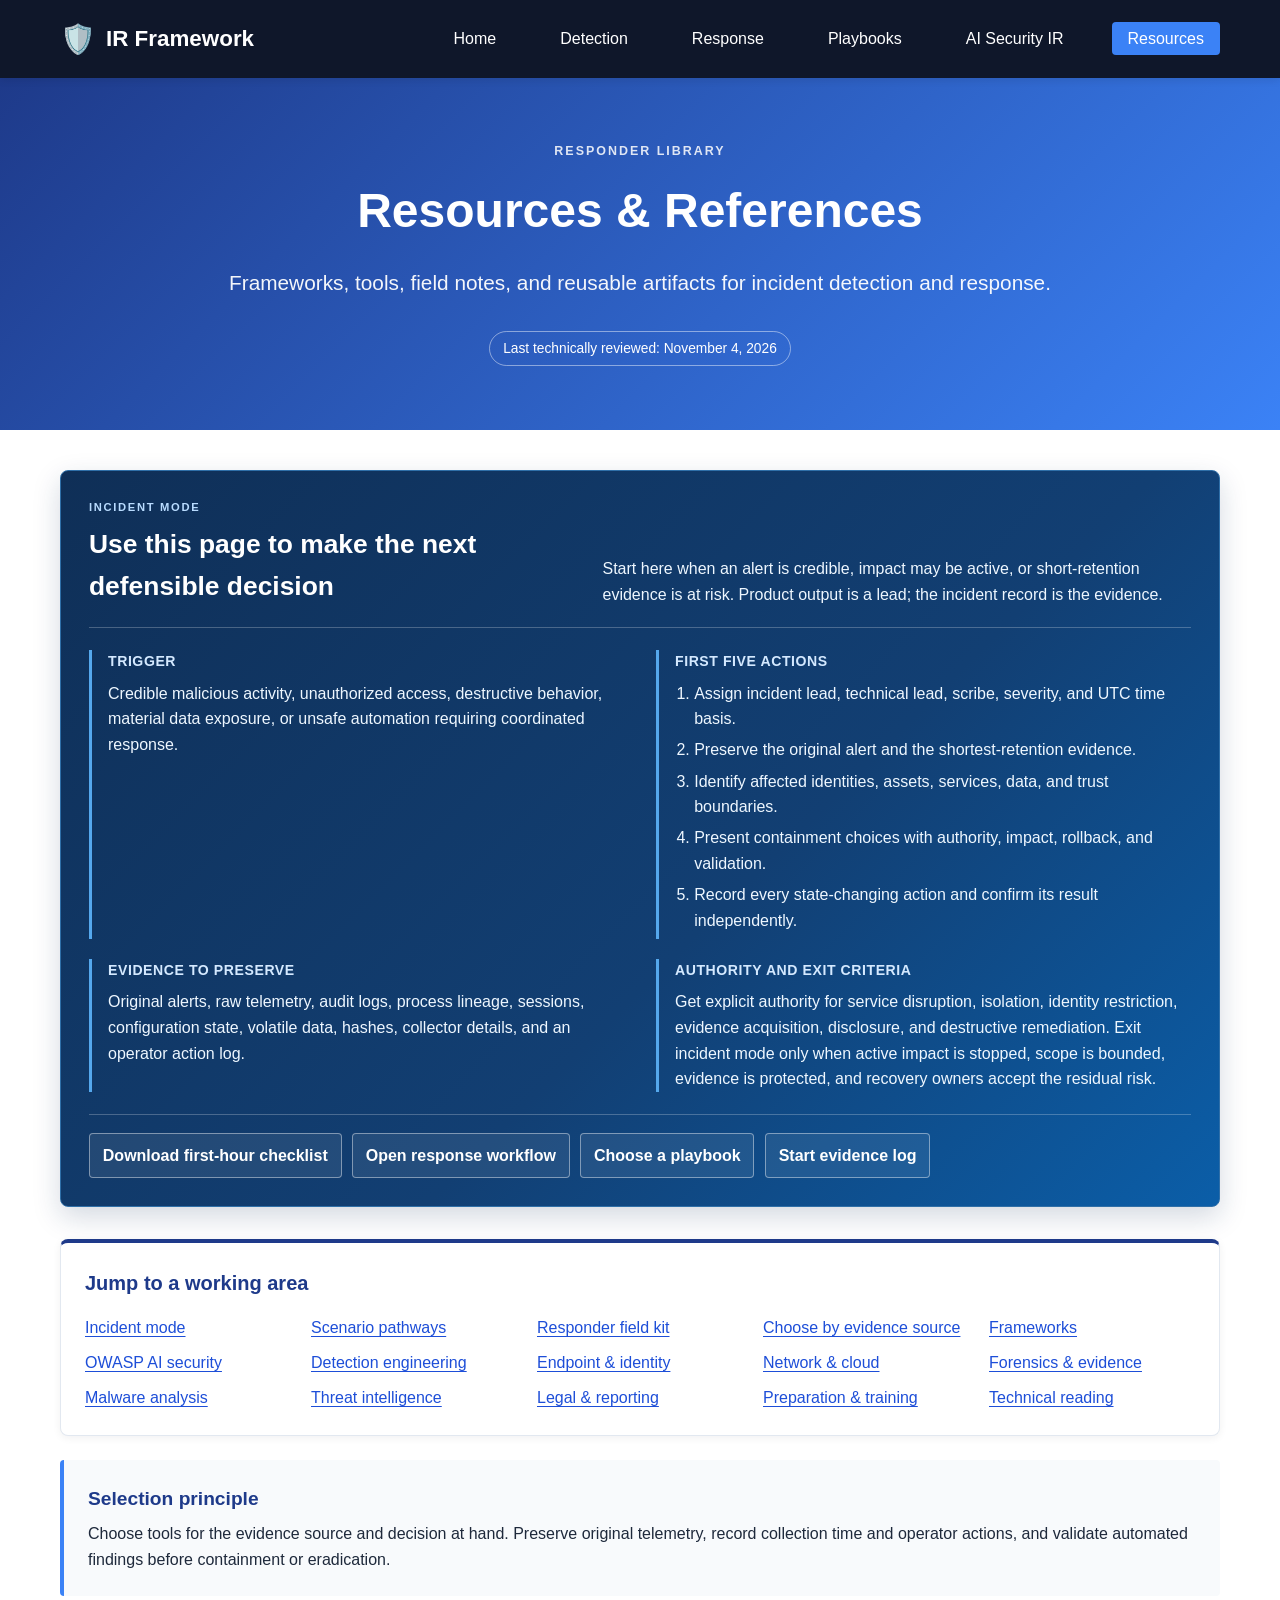
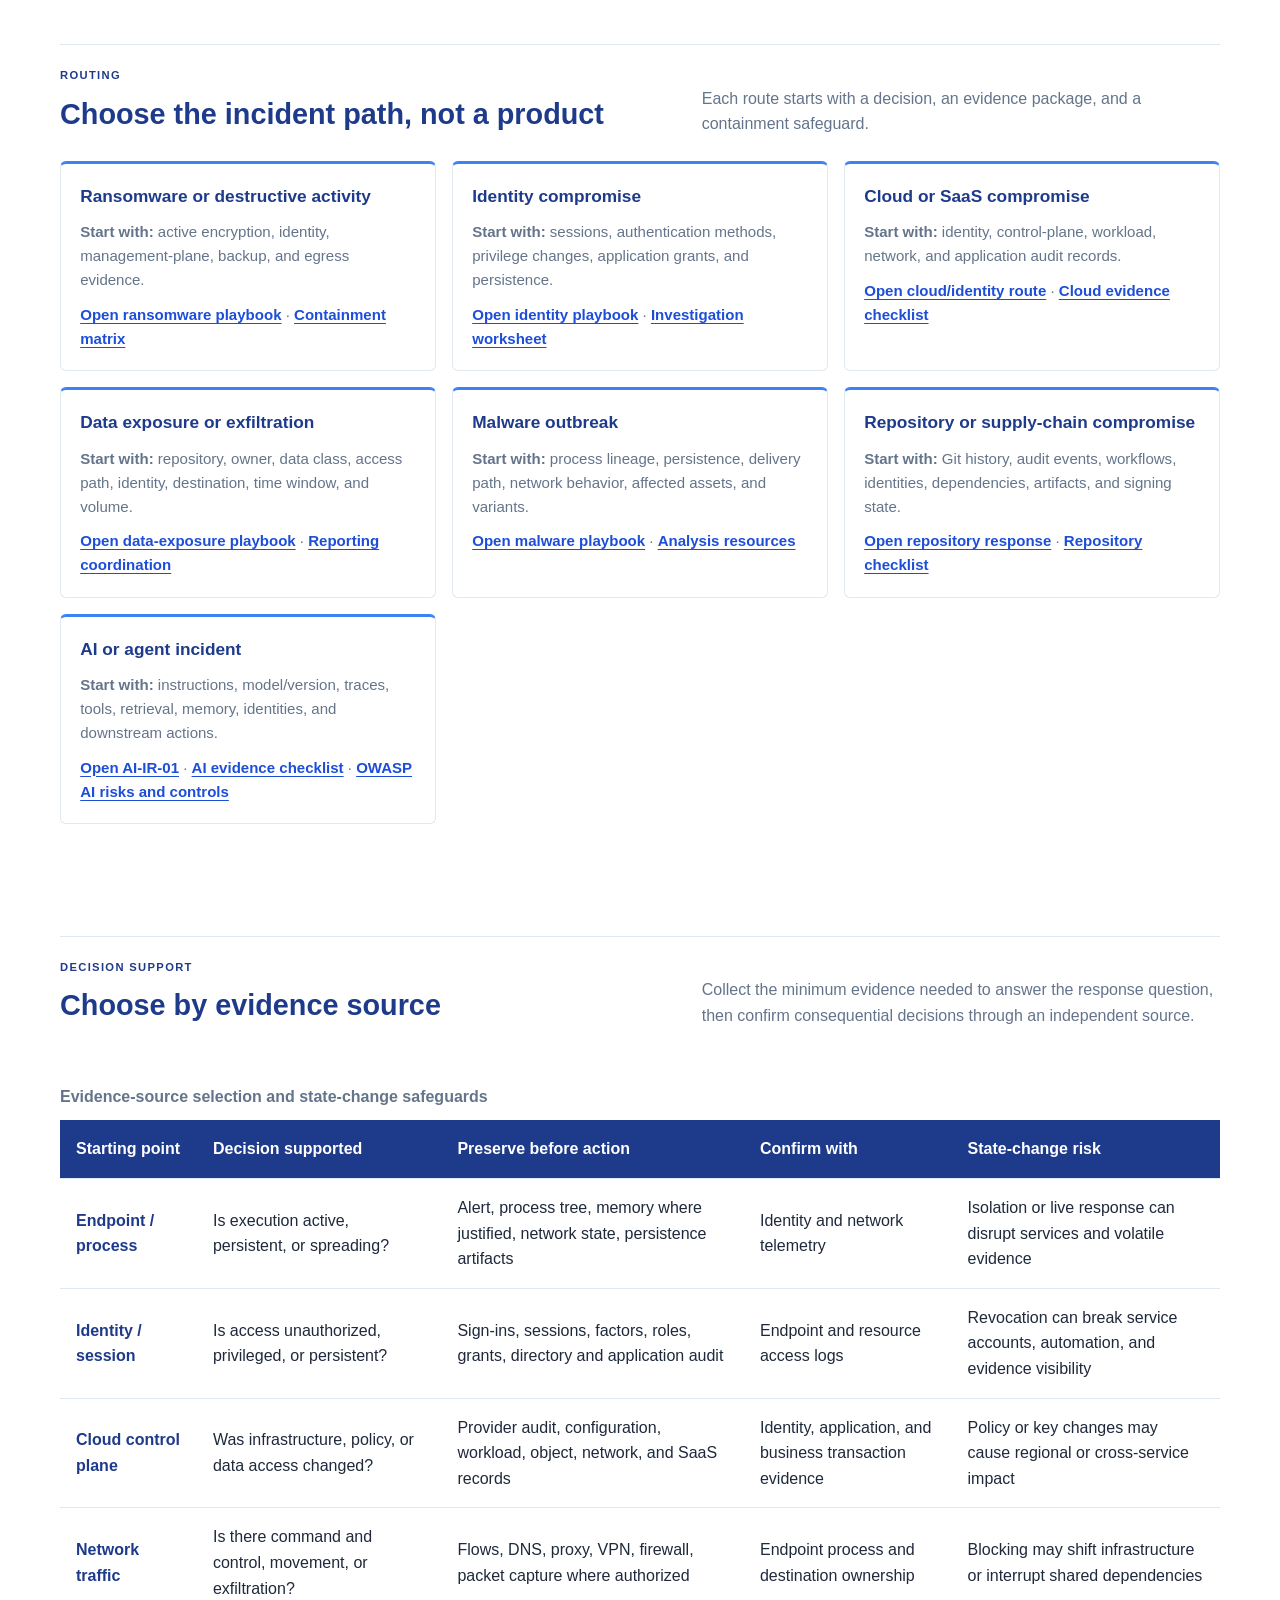
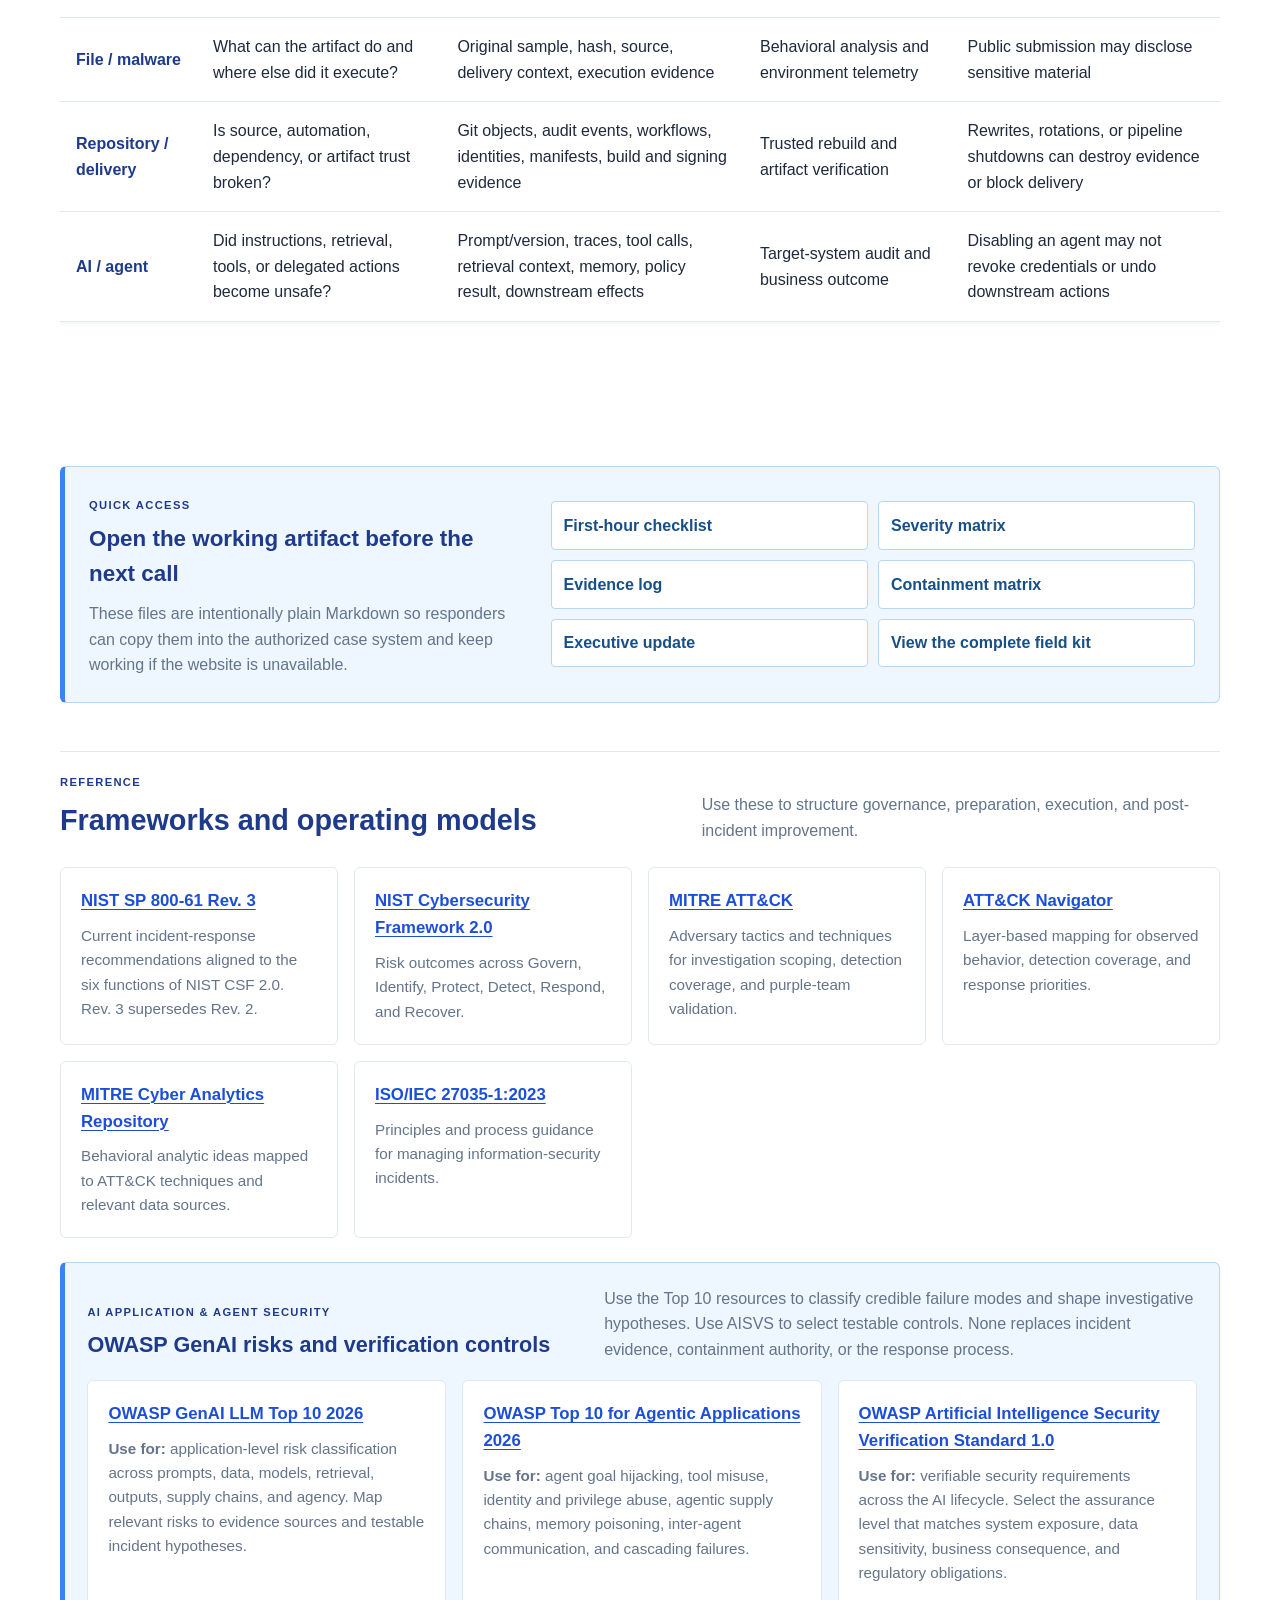
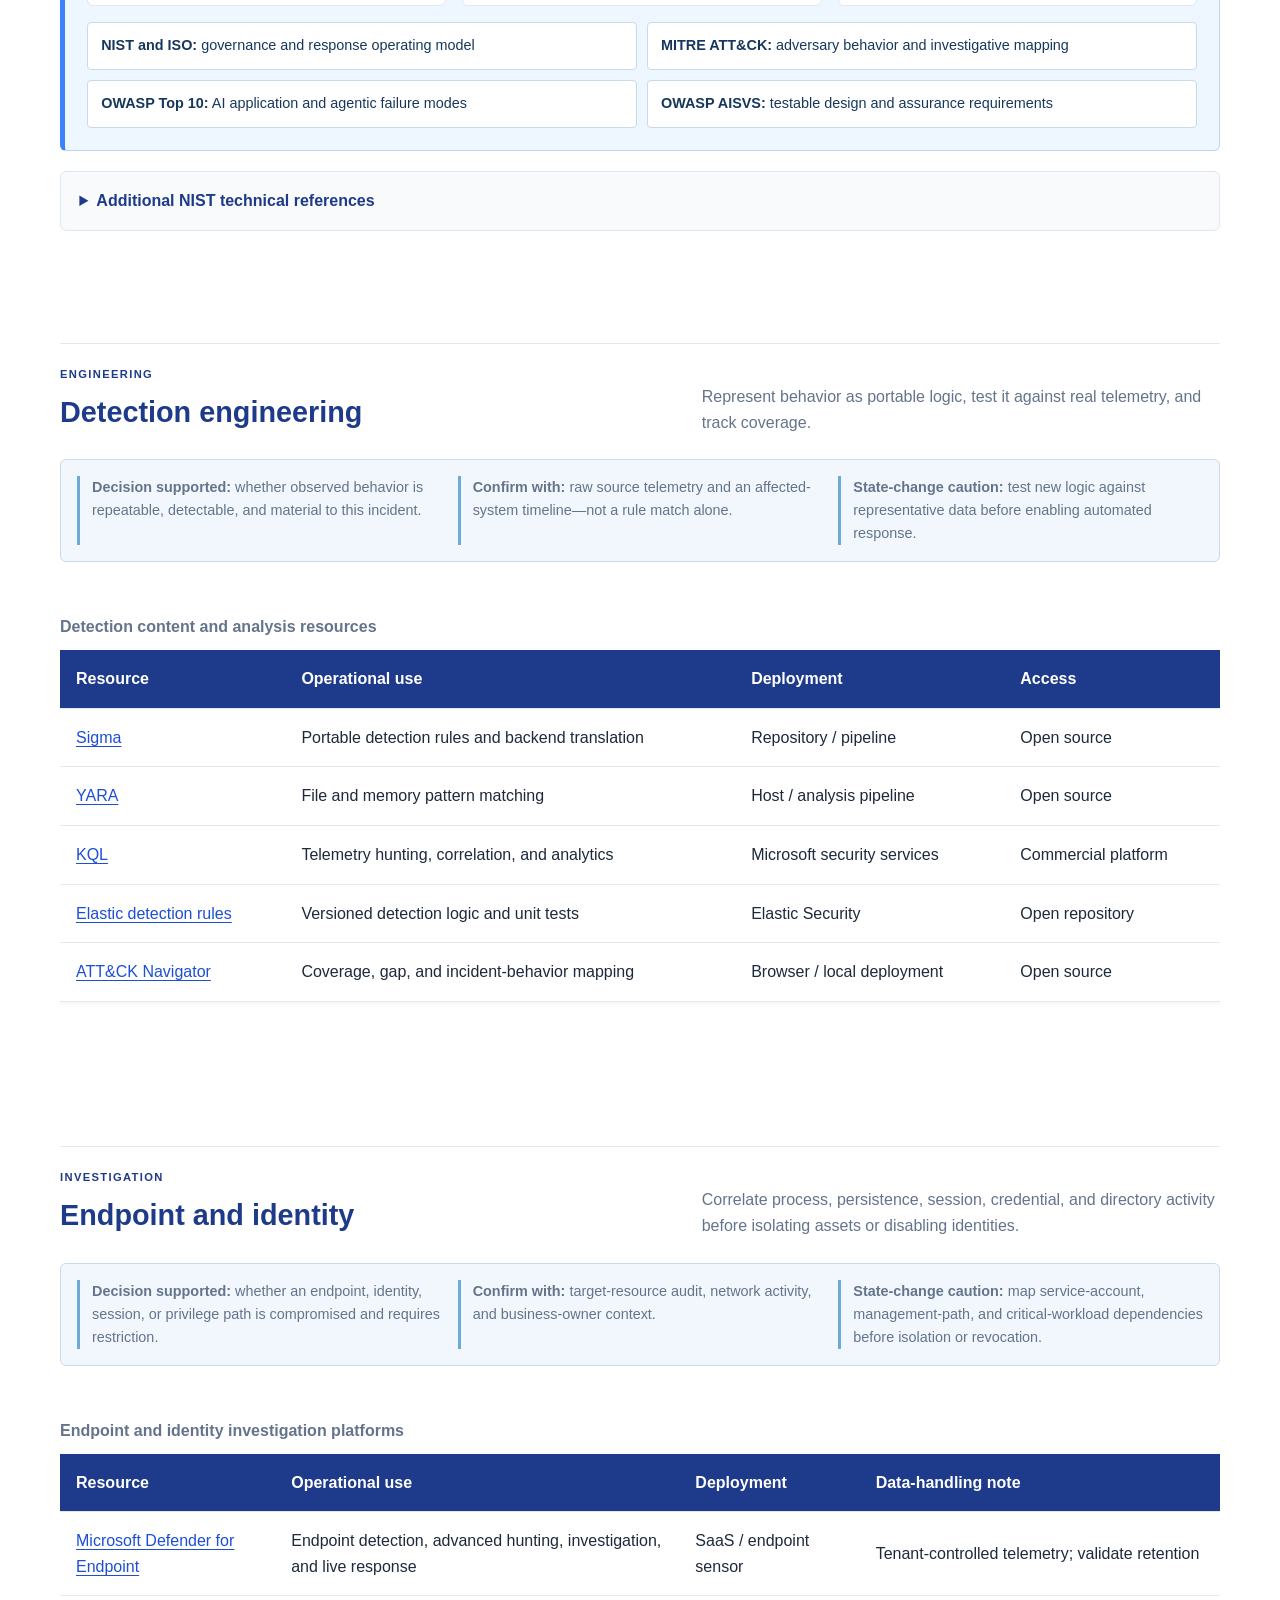
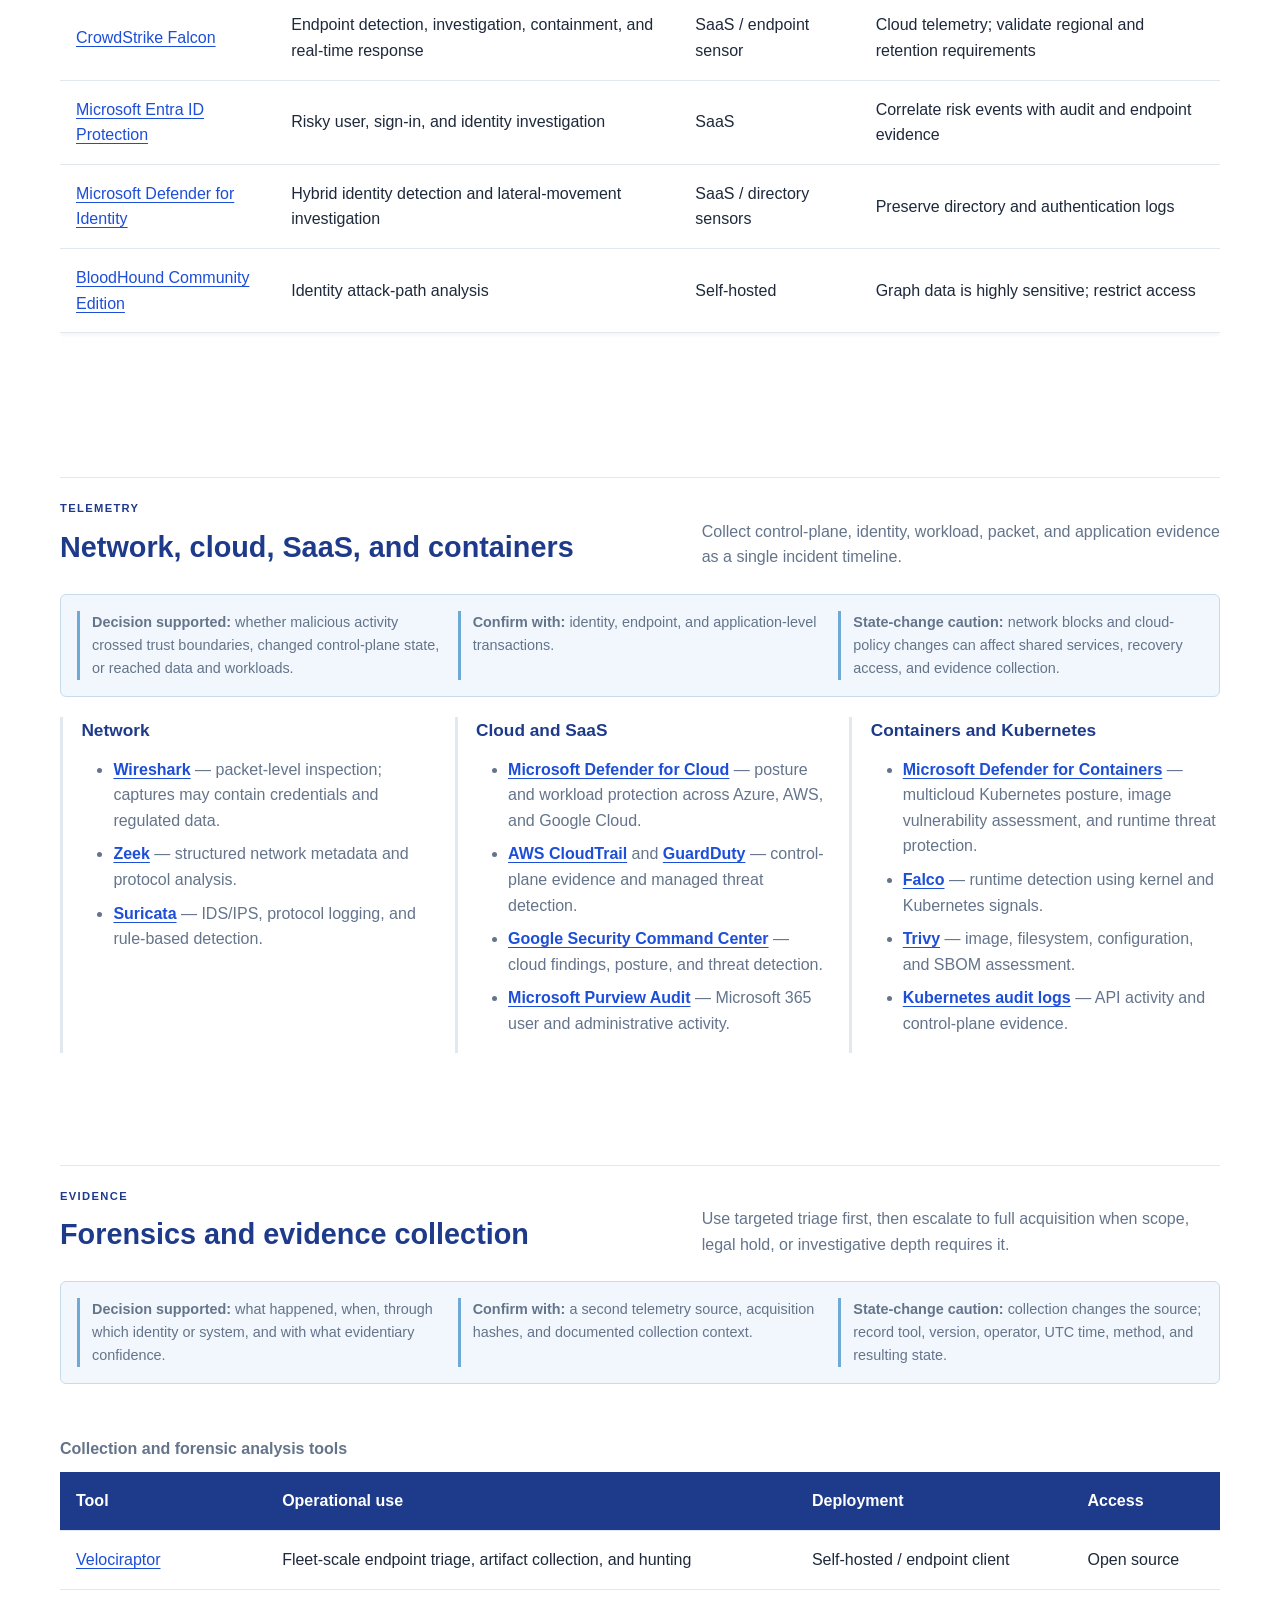
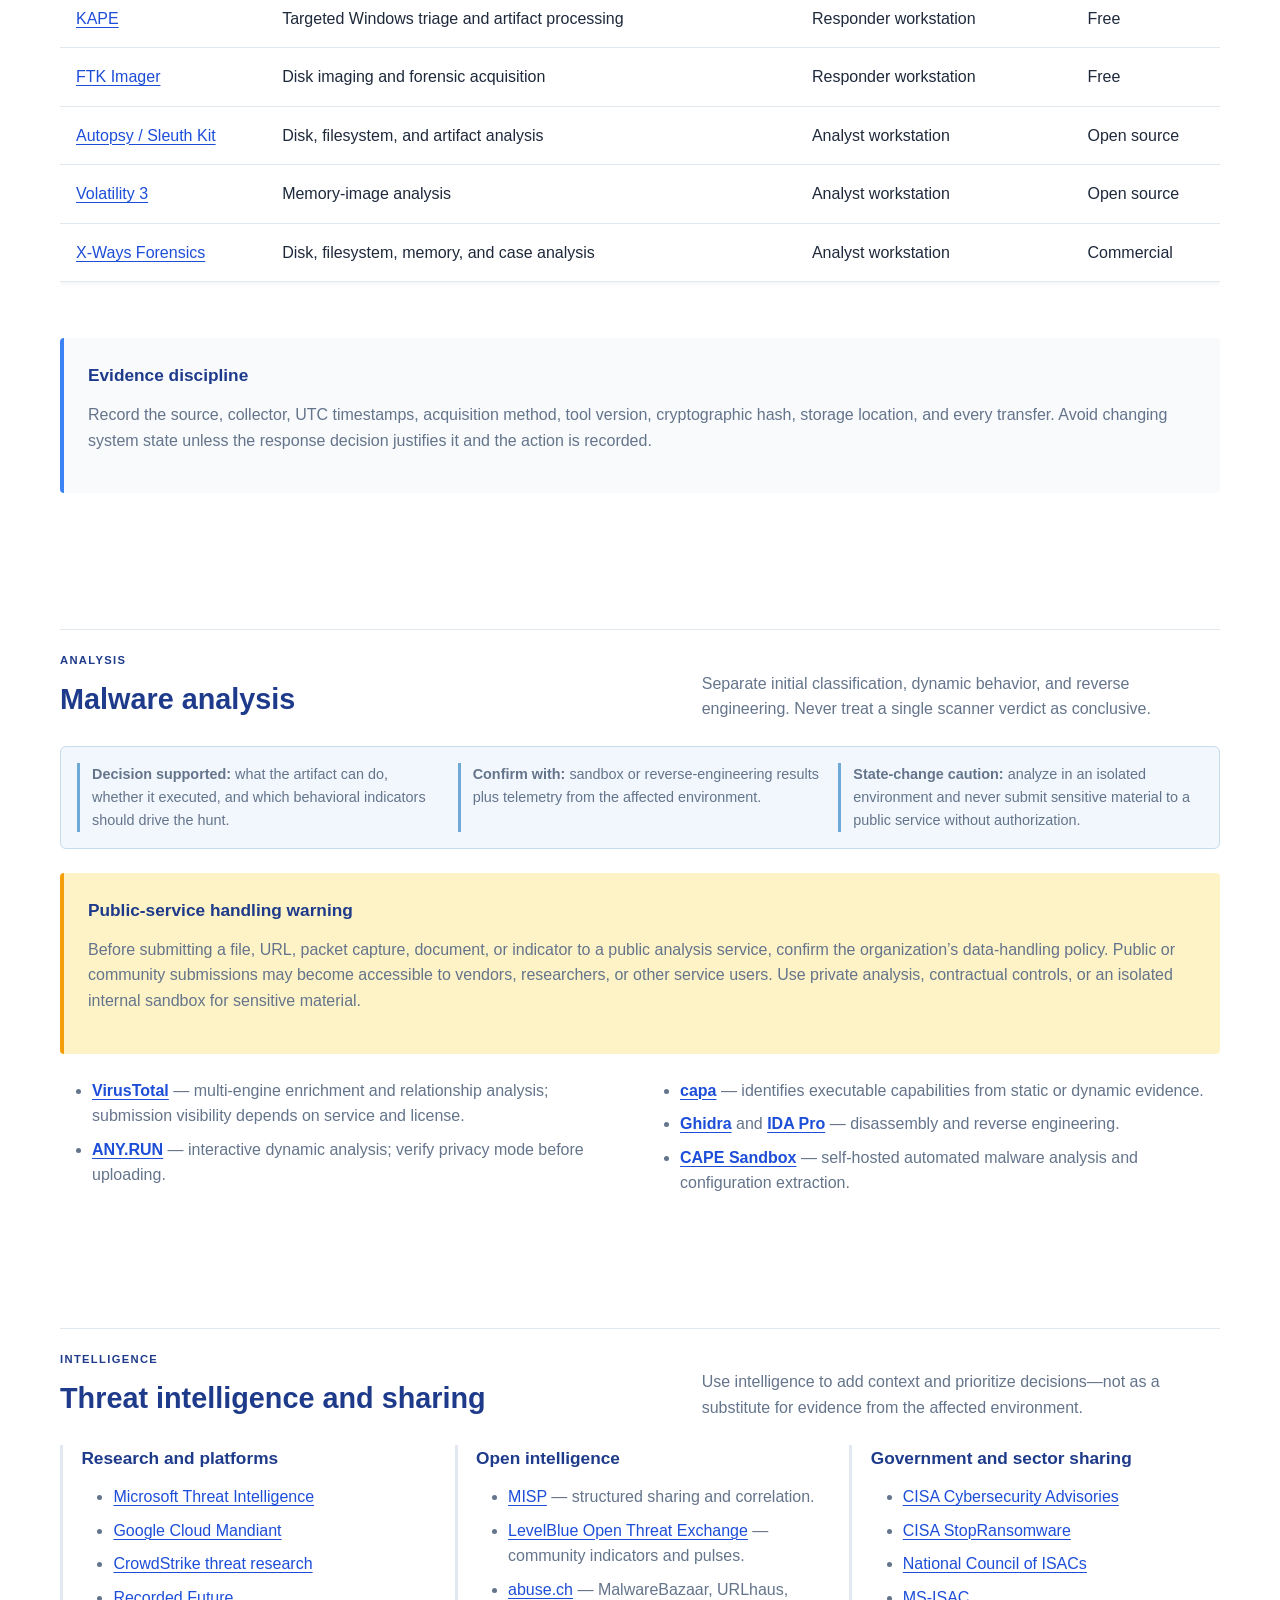
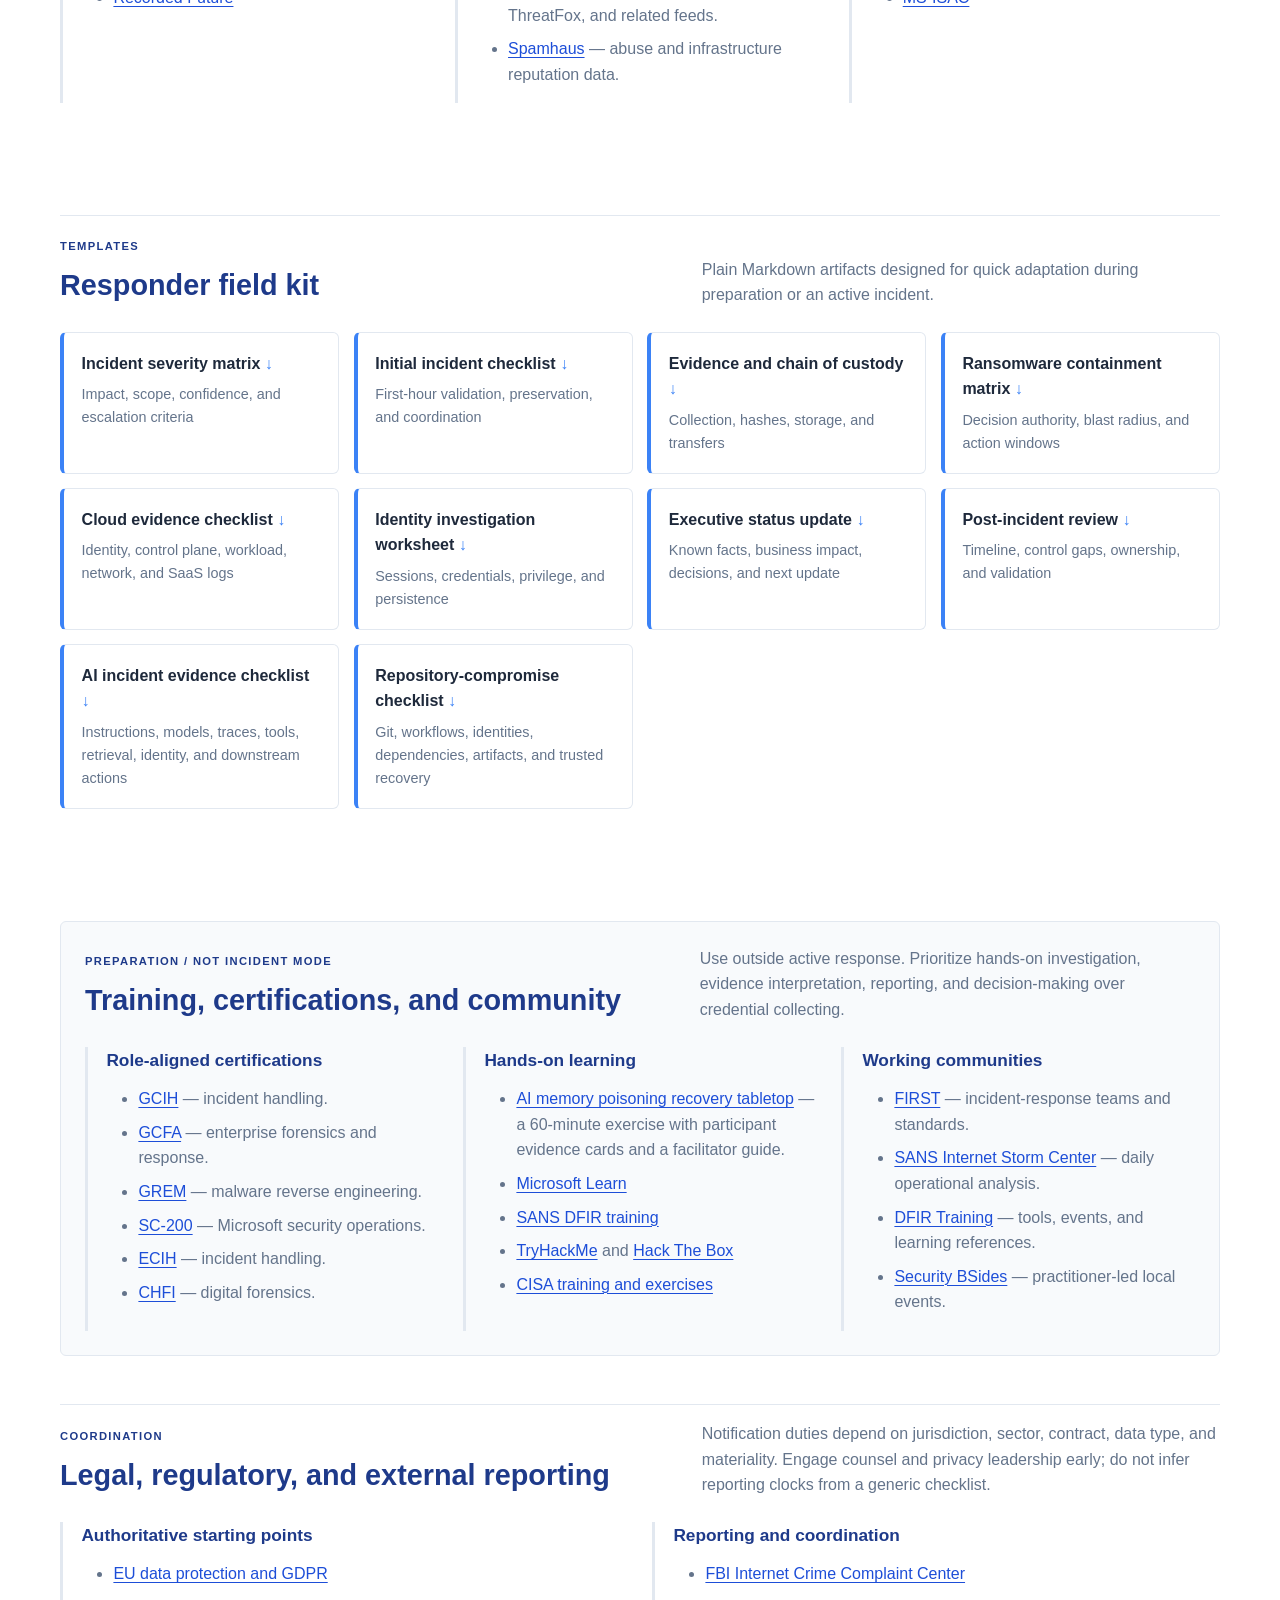
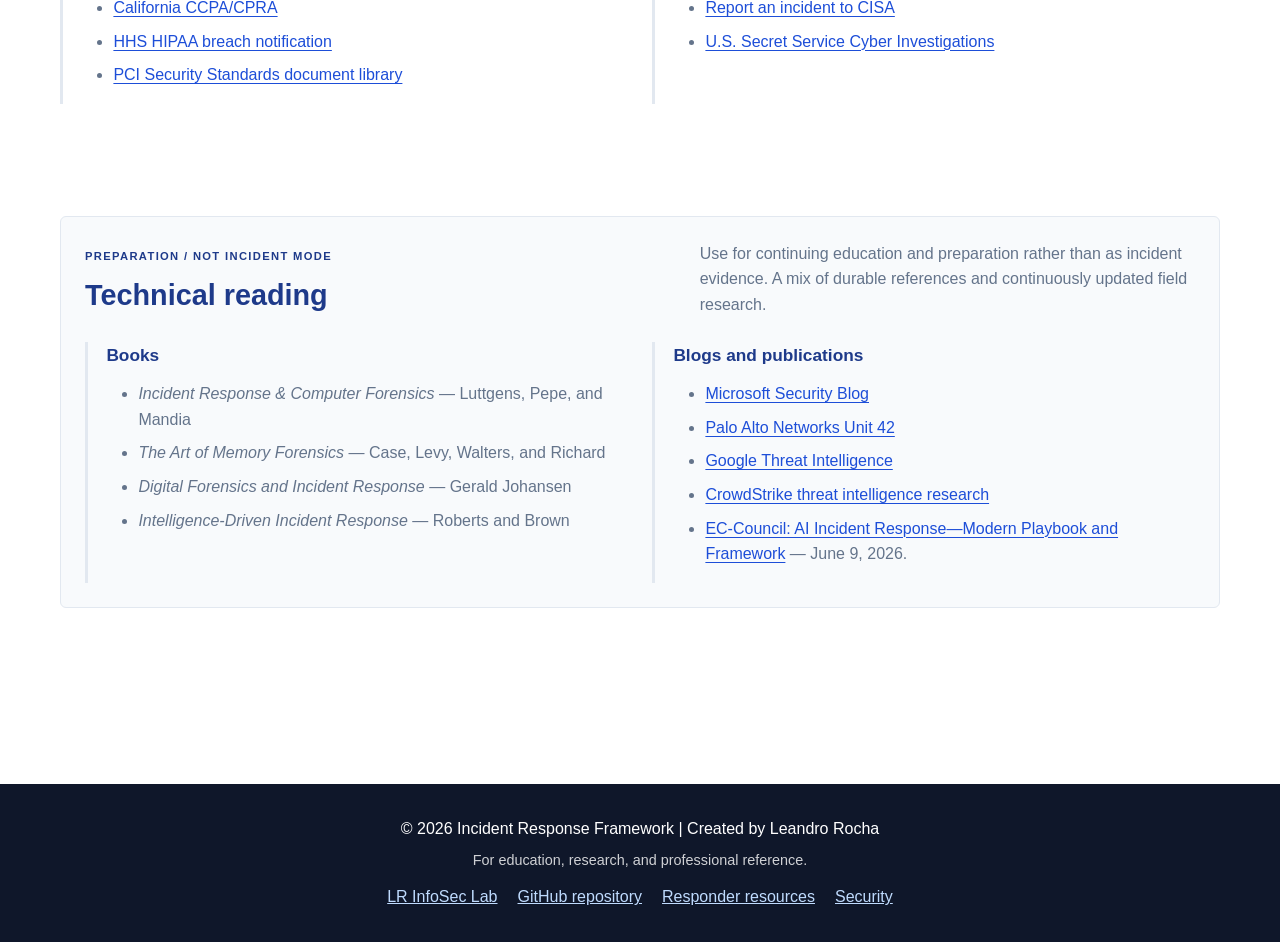
<file: resources.html>
<!DOCTYPE html>
<html lang="en">
<head>
    <meta charset="UTF-8">
    <meta name="viewport" content="width=device-width, initial-scale=1.0">
    <meta name="description" content="A field-oriented library of incident response frameworks, investigation tools, evidence guidance, templates, and technical reading for working defenders.">
    <meta http-equiv="Content-Security-Policy" content="default-src 'self'; style-src 'self'; script-src 'self'; img-src 'self' data:; font-src 'self'; connect-src 'none'; object-src 'none'; base-uri 'self'; form-action 'none'; upgrade-insecure-requests">
    <link rel="canonical" href="https://lrinfosec.com/IncidentResponse/resources.html">
    <meta property="og:title" content="Responder Resources | IR Framework">
    <meta property="og:description" content="Frameworks, tools, field notes, and reusable artifacts for incident detection and response.">
    <meta property="og:type" content="article">
    <meta property="og:url" content="https://lrinfosec.com/IncidentResponse/resources.html">
    <title>Incident Detection &amp; Response | Resources</title>
    <link rel="icon" href="favicon.svg" type="image/svg+xml">
    <link rel="stylesheet" href="css/style.css">
</head>
<body>
    <a class="skip-link" href="#main-content">Skip to main content</a>
    <nav class="navbar" aria-label="Primary navigation">
        <div class="nav-container">
            <a class="nav-logo nav-logo-link" href="index.html" aria-label="IR Framework home">
                <span class="logo-icon" aria-hidden="true">🛡️</span>
                <span class="logo-text">IR Framework</span>
            </a>
            <ul class="nav-menu">
                <li><a href="index.html">Home</a></li>
                <li><a href="detection.html">Detection</a></li>
                <li><a href="response.html">Response</a></li>
                <li><a href="playbooks.html">Playbooks</a></li>
                <li><a href="ai-security-ir.html">AI Security IR</a></li>
                <li><a href="resources.html" class="active" aria-current="page">Resources</a></li>
            </ul>
            <button class="mobile-menu-toggle" type="button" aria-label="Open navigation menu" aria-expanded="false">☰</button>
        </div>
    </nav>

    <header class="hero resource-hero">
        <div class="container">
            <p class="eyebrow">RESPONDER LIBRARY</p>
            <h1>Resources &amp; References</h1>
            <p class="hero-subtitle">Frameworks, tools, field notes, and reusable artifacts for incident detection and response.</p>
            <p class="review-date">Last technically reviewed: November 4, 2026</p>
        </div>
    </header>

    <main id="main-content">
        <section class="resource-library">
            <div class="container">
                <section class="incident-resource-panel" id="incident-mode" aria-labelledby="incident-mode-title">
                    <div class="incident-resource-header">
                        <div>
                            <span class="incident-resource-kicker">INCIDENT MODE</span>
                            <h2 id="incident-mode-title">Use this page to make the next defensible decision</h2>
                        </div>
                        <p>Start here when an alert is credible, impact may be active, or short-retention evidence is at risk. Product output is a lead; the incident record is the evidence.</p>
                    </div>
                    <div class="incident-resource-grid">
                        <div>
                            <h3>Trigger</h3>
                            <p>Credible malicious activity, unauthorized access, destructive behavior, material data exposure, or unsafe automation requiring coordinated response.</p>
                        </div>
                        <div>
                            <h3>First five actions</h3>
                            <ol>
                                <li>Assign incident lead, technical lead, scribe, severity, and UTC time basis.</li>
                                <li>Preserve the original alert and the shortest-retention evidence.</li>
                                <li>Identify affected identities, assets, services, data, and trust boundaries.</li>
                                <li>Present containment choices with authority, impact, rollback, and validation.</li>
                                <li>Record every state-changing action and confirm its result independently.</li>
                            </ol>
                        </div>
                        <div>
                            <h3>Evidence to preserve</h3>
                            <p>Original alerts, raw telemetry, audit logs, process lineage, sessions, configuration state, volatile data, hashes, collector details, and an operator action log.</p>
                        </div>
                        <div>
                            <h3>Authority and exit criteria</h3>
                            <p>Get explicit authority for service disruption, isolation, identity restriction, evidence acquisition, disclosure, and destructive remediation. Exit incident mode only when active impact is stopped, scope is bounded, evidence is protected, and recovery owners accept the residual risk.</p>
                        </div>
                    </div>
                    <div class="incident-resource-actions" aria-label="Incident-mode shortcuts">
                        <a href="resources/templates/initial-incident-checklist.md" download>Download first-hour checklist</a>
                        <a href="response.html#activate">Open response workflow</a>
                        <a href="playbooks.html">Choose a playbook</a>
                        <a href="resources/templates/evidence-chain-of-custody.md" download>Start evidence log</a>
                    </div>
                </section>

                <nav class="resource-index" aria-label="Resources on this page">
                    <h2>Jump to a working area</h2>
                    <div class="resource-index-grid">
                        <a href="#incident-mode">Incident mode</a>
                        <a href="#scenario-pathways">Scenario pathways</a>
                        <a href="#field-kit">Responder field kit</a>
                        <a href="#evidence-selector">Choose by evidence source</a>
                        <a href="#frameworks">Frameworks</a>
                        <a href="#ai-frameworks">OWASP AI security</a>
                        <a href="#detection-engineering">Detection engineering</a>
                        <a href="#endpoint-identity">Endpoint &amp; identity</a>
                        <a href="#network-cloud">Network &amp; cloud</a>
                        <a href="#forensics">Forensics &amp; evidence</a>
                        <a href="#malware">Malware analysis</a>
                        <a href="#intelligence">Threat intelligence</a>
                        <a href="#legal">Legal &amp; reporting</a>
                        <a href="#training">Preparation &amp; training</a>
                        <a href="#reading">Technical reading</a>
                    </div>
                </nav>

                <aside class="info-box resource-principle">
                    <h2>Selection principle</h2>
                    <p>Choose tools for the evidence source and decision at hand. Preserve original telemetry, record collection time and operator actions, and validate automated findings before containment or eradication.</p>
                </aside>

                <section class="content-section resource-section" id="scenario-pathways">
                    <div class="section-heading">
                        <div><span class="resource-tag">ROUTING</span><h2>Choose the incident path, not a product</h2></div>
                        <p>Each route starts with a decision, an evidence package, and a containment safeguard.</p>
                    </div>
                    <div class="scenario-path-grid">
                        <article class="scenario-path-card"><h3>Ransomware or destructive activity</h3><p><strong>Start with:</strong> active encryption, identity, management-plane, backup, and egress evidence.</p><p><a href="playbooks.html#ransomware">Open ransomware playbook</a> · <a href="resources/templates/ransomware-containment-matrix.md" download>Containment matrix</a></p></article>
                        <article class="scenario-path-card"><h3>Identity compromise</h3><p><strong>Start with:</strong> sessions, authentication methods, privilege changes, application grants, and persistence.</p><p><a href="playbooks.html#identity">Open identity playbook</a> · <a href="resources/templates/identity-investigation-worksheet.md" download>Investigation worksheet</a></p></article>
                        <article class="scenario-path-card"><h3>Cloud or SaaS compromise</h3><p><strong>Start with:</strong> identity, control-plane, workload, network, and application audit records.</p><p><a href="playbooks.html#identity">Open cloud/identity route</a> · <a href="resources/templates/cloud-evidence-checklist.md" download>Cloud evidence checklist</a></p></article>
                        <article class="scenario-path-card"><h3>Data exposure or exfiltration</h3><p><strong>Start with:</strong> repository, owner, data class, access path, identity, destination, time window, and volume.</p><p><a href="playbooks.html#data-exposure">Open data-exposure playbook</a> · <a href="#legal">Reporting coordination</a></p></article>
                        <article class="scenario-path-card"><h3>Malware outbreak</h3><p><strong>Start with:</strong> process lineage, persistence, delivery path, network behavior, affected assets, and variants.</p><p><a href="playbooks.html#malware">Open malware playbook</a> · <a href="#malware">Analysis resources</a></p></article>
                        <article class="scenario-path-card"><h3>Repository or supply-chain compromise</h3><p><strong>Start with:</strong> Git history, audit events, workflows, identities, dependencies, artifacts, and signing state.</p><p><a href="repository-compromise.html">Open repository response</a> · <a href="resources/templates/repository-compromise-checklist.md" download>Repository checklist</a></p></article>
                        <article class="scenario-path-card"><h3>AI or agent incident</h3><p><strong>Start with:</strong> instructions, model/version, traces, tools, retrieval, memory, identities, and downstream actions.</p><p><a href="ai-security-ir.html#playbook">Open AI-IR-01</a> · <a href="resources/templates/ai-incident-evidence-checklist.md" download>AI evidence checklist</a> · <a href="#ai-frameworks">OWASP AI risks and controls</a></p></article>
                    </div>
                </section>

                <section class="content-section resource-section" id="evidence-selector">
                    <div class="section-heading">
                        <div><span class="resource-tag">DECISION SUPPORT</span><h2>Choose by evidence source</h2></div>
                        <p>Collect the minimum evidence needed to answer the response question, then confirm consequential decisions through an independent source.</p>
                    </div>
                    <div class="table-scroll" tabindex="0" aria-label="Evidence-source decision matrix, horizontally scrollable">
                        <table class="operational-selector">
                            <caption>Evidence-source selection and state-change safeguards</caption>
                            <thead><tr><th scope="col">Starting point</th><th scope="col">Decision supported</th><th scope="col">Preserve before action</th><th scope="col">Confirm with</th><th scope="col">State-change risk</th></tr></thead>
                            <tbody>
                                <tr><td>Endpoint / process</td><td>Is execution active, persistent, or spreading?</td><td>Alert, process tree, memory where justified, network state, persistence artifacts</td><td>Identity and network telemetry</td><td>Isolation or live response can disrupt services and volatile evidence</td></tr>
                                <tr><td>Identity / session</td><td>Is access unauthorized, privileged, or persistent?</td><td>Sign-ins, sessions, factors, roles, grants, directory and application audit</td><td>Endpoint and resource access logs</td><td>Revocation can break service accounts, automation, and evidence visibility</td></tr>
                                <tr><td>Cloud control plane</td><td>Was infrastructure, policy, or data access changed?</td><td>Provider audit, configuration, workload, object, network, and SaaS records</td><td>Identity, application, and business transaction evidence</td><td>Policy or key changes may cause regional or cross-service impact</td></tr>
                                <tr><td>Network traffic</td><td>Is there command and control, movement, or exfiltration?</td><td>Flows, DNS, proxy, VPN, firewall, packet capture where authorized</td><td>Endpoint process and destination ownership</td><td>Blocking may shift infrastructure or interrupt shared dependencies</td></tr>
                                <tr><td>File / malware</td><td>What can the artifact do and where else did it execute?</td><td>Original sample, hash, source, delivery context, execution evidence</td><td>Behavioral analysis and environment telemetry</td><td>Public submission may disclose sensitive material</td></tr>
                                <tr><td>Repository / delivery</td><td>Is source, automation, dependency, or artifact trust broken?</td><td>Git objects, audit events, workflows, identities, manifests, build and signing evidence</td><td>Trusted rebuild and artifact verification</td><td>Rewrites, rotations, or pipeline shutdowns can destroy evidence or block delivery</td></tr>
                                <tr><td>AI / agent</td><td>Did instructions, retrieval, tools, or delegated actions become unsafe?</td><td>Prompt/version, traces, tool calls, retrieval context, memory, policy result, downstream effects</td><td>Target-system audit and business outcome</td><td>Disabling an agent may not revoke credentials or undo downstream actions</td></tr>
                            </tbody>
                        </table>
                    </div>
                </section>

                <section class="priority-field-kit" aria-labelledby="priority-field-kit-title">
                    <div>
                        <span class="resource-tag">QUICK ACCESS</span>
                        <h2 id="priority-field-kit-title">Open the working artifact before the next call</h2>
                        <p>These files are intentionally plain Markdown so responders can copy them into the authorized case system and keep working if the website is unavailable.</p>
                    </div>
                    <div class="priority-field-kit-links">
                        <a href="resources/templates/initial-incident-checklist.md" download>First-hour checklist</a>
                        <a href="resources/templates/incident-severity-matrix.md" download>Severity matrix</a>
                        <a href="resources/templates/evidence-chain-of-custody.md" download>Evidence log</a>
                        <a href="resources/templates/ransomware-containment-matrix.md" download>Containment matrix</a>
                        <a href="resources/templates/executive-status-update.md" download>Executive update</a>
                        <a href="#field-kit">View the complete field kit</a>
                    </div>
                </section>

                <section class="content-section resource-section" id="frameworks">
                    <div class="section-heading">
                        <div><span class="resource-tag">REFERENCE</span><h2>Frameworks and operating models</h2></div>
                        <p>Use these to structure governance, preparation, execution, and post-incident improvement.</p>
                    </div>

                    <div class="resource-cards">
                        <article class="resource-card">
                            <h3><a href="https://csrc.nist.gov/pubs/sp/800/61/r3/final" target="_blank" rel="noopener noreferrer">NIST SP 800-61 Rev. 3</a></h3>
                            <p>Current incident-response recommendations aligned to the six functions of NIST CSF 2.0. Rev. 3 supersedes Rev. 2.</p>
                        </article>
                        <article class="resource-card">
                            <h3><a href="https://www.nist.gov/cyberframework" target="_blank" rel="noopener noreferrer">NIST Cybersecurity Framework 2.0</a></h3>
                            <p>Risk outcomes across Govern, Identify, Protect, Detect, Respond, and Recover.</p>
                        </article>
                        <article class="resource-card">
                            <h3><a href="https://attack.mitre.org/" target="_blank" rel="noopener noreferrer">MITRE ATT&amp;CK</a></h3>
                            <p>Adversary tactics and techniques for investigation scoping, detection coverage, and purple-team validation.</p>
                        </article>
                        <article class="resource-card">
                            <h3><a href="https://mitre-attack.github.io/attack-navigator/" target="_blank" rel="noopener noreferrer">ATT&amp;CK Navigator</a></h3>
                            <p>Layer-based mapping for observed behavior, detection coverage, and response priorities.</p>
                        </article>
                        <article class="resource-card">
                            <h3><a href="https://car.mitre.org/" target="_blank" rel="noopener noreferrer">MITRE Cyber Analytics Repository</a></h3>
                            <p>Behavioral analytic ideas mapped to ATT&amp;CK techniques and relevant data sources.</p>
                        </article>
                        <article class="resource-card">
                            <h3><a href="https://www.iso.org/standard/78973.html" target="_blank" rel="noopener noreferrer">ISO/IEC 27035-1:2023</a></h3>
                            <p>Principles and process guidance for managing information-security incidents.</p>
                        </article>
                    </div>

                    <section class="framework-subsection" id="ai-frameworks" aria-labelledby="ai-frameworks-title">
                        <div class="framework-subsection-heading">
                            <div><span class="resource-tag">AI APPLICATION &amp; AGENT SECURITY</span><h3 id="ai-frameworks-title">OWASP GenAI risks and verification controls</h3></div>
                            <p>Use the Top 10 resources to classify credible failure modes and shape investigative hypotheses. Use AISVS to select testable controls. None replaces incident evidence, containment authority, or the response process.</p>
                        </div>
                        <div class="resource-cards">
                            <article class="resource-card">
                                <h3><a href="https://genai.owasp.org/resource/owasp-genai-llm-top-10-2026/" target="_blank" rel="noopener noreferrer">OWASP GenAI LLM Top 10 2026</a></h3>
                                <p><strong>Use for:</strong> application-level risk classification across prompts, data, models, retrieval, outputs, supply chains, and agency. Map relevant risks to evidence sources and testable incident hypotheses.</p>
                            </article>
                            <article class="resource-card">
                                <h3><a href="https://genai.owasp.org/resource/owasp-top-10-for-agentic-applications-for-2026/" target="_blank" rel="noopener noreferrer">OWASP Top 10 for Agentic Applications 2026</a></h3>
                                <p><strong>Use for:</strong> agent goal hijacking, tool misuse, identity and privilege abuse, agentic supply chains, memory poisoning, inter-agent communication, and cascading failures.</p>
                            </article>
                            <article class="resource-card">
                                <h3><a href="https://owasp.org/projects/artificial-intelligence-security-verification-standard-aisvs-docs" target="_blank" rel="noopener noreferrer">OWASP Artificial Intelligence Security Verification Standard 1.0</a></h3>
                                <p><strong>Use for:</strong> verifiable security requirements across the AI lifecycle. Select the assurance level that matches system exposure, data sensitivity, business consequence, and regulatory obligations.</p>
                            </article>
                        </div>
                        <div class="framework-use-map" aria-label="How the framework resources fit together">
                            <p><strong>NIST and ISO:</strong> governance and response operating model</p>
                            <p><strong>MITRE ATT&amp;CK:</strong> adversary behavior and investigative mapping</p>
                            <p><strong>OWASP Top 10:</strong> AI application and agentic failure modes</p>
                            <p><strong>OWASP AISVS:</strong> testable design and assurance requirements</p>
                        </div>
                    </section>

                    <details>
                        <summary>Additional NIST technical references</summary>
                        <ul class="linked-list">
                            <li><a href="https://csrc.nist.gov/pubs/sp/800/83/r1/final" target="_blank" rel="noopener noreferrer">SP 800-83 Rev. 1</a> — malware prevention and handling.</li>
                            <li><a href="https://csrc.nist.gov/pubs/sp/800/86/final" target="_blank" rel="noopener noreferrer">SP 800-86</a> — integrating forensic techniques into incident response.</li>
                            <li><a href="https://csrc.nist.gov/pubs/sp/800/92/final" target="_blank" rel="noopener noreferrer">SP 800-92</a> — security log management.</li>
                        </ul>
                    </details>
                </section>

                <section class="content-section resource-section" id="detection-engineering">
                    <div class="section-heading">
                        <div><span class="resource-tag">ENGINEERING</span><h2>Detection engineering</h2></div>
                        <p>Represent behavior as portable logic, test it against real telemetry, and track coverage.</p>
                    </div>
                    <aside class="resource-decision-note"><p><strong>Decision supported:</strong> whether observed behavior is repeatable, detectable, and material to this incident.</p><p><strong>Confirm with:</strong> raw source telemetry and an affected-system timeline—not a rule match alone.</p><p><strong>State-change caution:</strong> test new logic against representative data before enabling automated response.</p></aside>
                    <div class="table-scroll" tabindex="0" aria-label="Detection engineering tools, horizontally scrollable">
                        <table>
                            <caption>Detection content and analysis resources</caption>
                            <thead><tr><th scope="col">Resource</th><th scope="col">Operational use</th><th scope="col">Deployment</th><th scope="col">Access</th></tr></thead>
                            <tbody>
                                <tr><td><a href="https://github.com/SigmaHQ/sigma" target="_blank" rel="noopener noreferrer">Sigma</a></td><td>Portable detection rules and backend translation</td><td>Repository / pipeline</td><td>Open source</td></tr>
                                <tr><td><a href="https://github.com/VirusTotal/yara" target="_blank" rel="noopener noreferrer">YARA</a></td><td>File and memory pattern matching</td><td>Host / analysis pipeline</td><td>Open source</td></tr>
                                <tr><td><a href="https://learn.microsoft.com/en-us/azure/sentinel/kusto-overview" target="_blank" rel="noopener noreferrer">KQL</a></td><td>Telemetry hunting, correlation, and analytics</td><td>Microsoft security services</td><td>Commercial platform</td></tr>
                                <tr><td><a href="https://github.com/elastic/detection-rules" target="_blank" rel="noopener noreferrer">Elastic detection rules</a></td><td>Versioned detection logic and unit tests</td><td>Elastic Security</td><td>Open repository</td></tr>
                                <tr><td><a href="https://mitre-attack.github.io/attack-navigator/" target="_blank" rel="noopener noreferrer">ATT&amp;CK Navigator</a></td><td>Coverage, gap, and incident-behavior mapping</td><td>Browser / local deployment</td><td>Open source</td></tr>
                            </tbody>
                        </table>
                    </div>
                </section>

                <section class="content-section resource-section" id="endpoint-identity">
                    <div class="section-heading">
                        <div><span class="resource-tag">INVESTIGATION</span><h2>Endpoint and identity</h2></div>
                        <p>Correlate process, persistence, session, credential, and directory activity before isolating assets or disabling identities.</p>
                    </div>
                    <aside class="resource-decision-note"><p><strong>Decision supported:</strong> whether an endpoint, identity, session, or privilege path is compromised and requires restriction.</p><p><strong>Confirm with:</strong> target-resource audit, network activity, and business-owner context.</p><p><strong>State-change caution:</strong> map service-account, management-path, and critical-workload dependencies before isolation or revocation.</p></aside>
                    <div class="table-scroll" tabindex="0" aria-label="Endpoint and identity tools, horizontally scrollable">
                        <table>
                            <caption>Endpoint and identity investigation platforms</caption>
                            <thead><tr><th scope="col">Resource</th><th scope="col">Operational use</th><th scope="col">Deployment</th><th scope="col">Data-handling note</th></tr></thead>
                            <tbody>
                                <tr><td><a href="https://learn.microsoft.com/en-us/defender-endpoint/" target="_blank" rel="noopener noreferrer">Microsoft Defender for Endpoint</a></td><td>Endpoint detection, advanced hunting, investigation, and live response</td><td>SaaS / endpoint sensor</td><td>Tenant-controlled telemetry; validate retention</td></tr>
                                <tr><td><a href="https://www.crowdstrike.com/platform/endpoint-security/falcon-insight-xdr/" target="_blank" rel="noopener noreferrer">CrowdStrike Falcon</a></td><td>Endpoint detection, investigation, containment, and real-time response</td><td>SaaS / endpoint sensor</td><td>Cloud telemetry; validate regional and retention requirements</td></tr>
                                <tr><td><a href="https://learn.microsoft.com/en-us/entra/id-protection/overview-identity-protection" target="_blank" rel="noopener noreferrer">Microsoft Entra ID Protection</a></td><td>Risky user, sign-in, and identity investigation</td><td>SaaS</td><td>Correlate risk events with audit and endpoint evidence</td></tr>
                                <tr><td><a href="https://learn.microsoft.com/en-us/defender-for-identity/what-is" target="_blank" rel="noopener noreferrer">Microsoft Defender for Identity</a></td><td>Hybrid identity detection and lateral-movement investigation</td><td>SaaS / directory sensors</td><td>Preserve directory and authentication logs</td></tr>
                                <tr><td><a href="https://github.com/SpecterOps/BloodHound" target="_blank" rel="noopener noreferrer">BloodHound Community Edition</a></td><td>Identity attack-path analysis</td><td>Self-hosted</td><td>Graph data is highly sensitive; restrict access</td></tr>
                            </tbody>
                        </table>
                    </div>
                </section>

                <section class="content-section resource-section" id="network-cloud">
                    <div class="section-heading">
                        <div><span class="resource-tag">TELEMETRY</span><h2>Network, cloud, SaaS, and containers</h2></div>
                        <p>Collect control-plane, identity, workload, packet, and application evidence as a single incident timeline.</p>
                    </div>
                    <aside class="resource-decision-note"><p><strong>Decision supported:</strong> whether malicious activity crossed trust boundaries, changed control-plane state, or reached data and workloads.</p><p><strong>Confirm with:</strong> identity, endpoint, and application-level transactions.</p><p><strong>State-change caution:</strong> network blocks and cloud-policy changes can affect shared services, recovery access, and evidence collection.</p></aside>
                    <div class="resource-columns">
                        <div>
                            <h3>Network</h3>
                            <ul class="linked-list">
                                <li><a href="https://www.wireshark.org/" target="_blank" rel="noopener noreferrer"><strong>Wireshark</strong></a> — packet-level inspection; captures may contain credentials and regulated data.</li>
                                <li><a href="https://zeek.org/" target="_blank" rel="noopener noreferrer"><strong>Zeek</strong></a> — structured network metadata and protocol analysis.</li>
                                <li><a href="https://suricata.io/" target="_blank" rel="noopener noreferrer"><strong>Suricata</strong></a> — IDS/IPS, protocol logging, and rule-based detection.</li>
                            </ul>
                        </div>
                        <div>
                            <h3>Cloud and SaaS</h3>
                            <ul class="linked-list">
                                <li><a href="https://learn.microsoft.com/en-us/azure/defender-for-cloud/defender-for-cloud-introduction" target="_blank" rel="noopener noreferrer"><strong>Microsoft Defender for Cloud</strong></a> — posture and workload protection across Azure, AWS, and Google Cloud.</li>
                                <li><a href="https://docs.aws.amazon.com/awscloudtrail/latest/userguide/cloudtrail-user-guide.html" target="_blank" rel="noopener noreferrer"><strong>AWS CloudTrail</strong></a> and <a href="https://docs.aws.amazon.com/guardduty/latest/ug/what-is-guardduty.html" target="_blank" rel="noopener noreferrer"><strong>GuardDuty</strong></a> — control-plane evidence and managed threat detection.</li>
                                <li><a href="https://cloud.google.com/security-command-center/docs/concepts-security-command-center-overview" target="_blank" rel="noopener noreferrer"><strong>Google Security Command Center</strong></a> — cloud findings, posture, and threat detection.</li>
                                <li><a href="https://learn.microsoft.com/en-us/purview/audit-solutions-overview" target="_blank" rel="noopener noreferrer"><strong>Microsoft Purview Audit</strong></a> — Microsoft 365 user and administrative activity.</li>
                            </ul>
                        </div>
                        <div>
                            <h3>Containers and Kubernetes</h3>
                            <ul class="linked-list">
                                <li><a href="https://learn.microsoft.com/en-us/azure/defender-for-cloud/defender-for-containers-introduction" target="_blank" rel="noopener noreferrer"><strong>Microsoft Defender for Containers</strong></a> — multicloud Kubernetes posture, image vulnerability assessment, and runtime threat protection.</li>
                                <li><a href="https://falco.org/" target="_blank" rel="noopener noreferrer"><strong>Falco</strong></a> — runtime detection using kernel and Kubernetes signals.</li>
                                <li><a href="https://trivy.dev/" target="_blank" rel="noopener noreferrer"><strong>Trivy</strong></a> — image, filesystem, configuration, and SBOM assessment.</li>
                                <li><a href="https://kubernetes.io/docs/tasks/debug/debug-cluster/audit/" target="_blank" rel="noopener noreferrer"><strong>Kubernetes audit logs</strong></a> — API activity and control-plane evidence.</li>
                            </ul>
                        </div>
                    </div>
                </section>

                <section class="content-section resource-section" id="forensics">
                    <div class="section-heading">
                        <div><span class="resource-tag">EVIDENCE</span><h2>Forensics and evidence collection</h2></div>
                        <p>Use targeted triage first, then escalate to full acquisition when scope, legal hold, or investigative depth requires it.</p>
                    </div>
                    <aside class="resource-decision-note"><p><strong>Decision supported:</strong> what happened, when, through which identity or system, and with what evidentiary confidence.</p><p><strong>Confirm with:</strong> a second telemetry source, acquisition hashes, and documented collection context.</p><p><strong>State-change caution:</strong> collection changes the source; record tool, version, operator, UTC time, method, and resulting state.</p></aside>
                    <div class="table-scroll" tabindex="0" aria-label="Forensic tools, horizontally scrollable">
                        <table>
                            <caption>Collection and forensic analysis tools</caption>
                            <thead><tr><th scope="col">Tool</th><th scope="col">Operational use</th><th scope="col">Deployment</th><th scope="col">Access</th></tr></thead>
                            <tbody>
                                <tr><td><a href="https://docs.velociraptor.app/" target="_blank" rel="noopener noreferrer">Velociraptor</a></td><td>Fleet-scale endpoint triage, artifact collection, and hunting</td><td>Self-hosted / endpoint client</td><td>Open source</td></tr>
                                <tr><td><a href="https://www.kroll.com/en/insights/publications/cyber/kroll-artifact-parser-extractor-kape" target="_blank" rel="noopener noreferrer">KAPE</a></td><td>Targeted Windows triage and artifact processing</td><td>Responder workstation</td><td>Free</td></tr>
                                <tr><td><a href="https://www.exterro.com/digital-forensics-software/ftk-imager" target="_blank" rel="noopener noreferrer">FTK Imager</a></td><td>Disk imaging and forensic acquisition</td><td>Responder workstation</td><td>Free</td></tr>
                                <tr><td><a href="https://www.autopsy.com/" target="_blank" rel="noopener noreferrer">Autopsy / Sleuth Kit</a></td><td>Disk, filesystem, and artifact analysis</td><td>Analyst workstation</td><td>Open source</td></tr>
                                <tr><td><a href="https://volatilityfoundation.org/" target="_blank" rel="noopener noreferrer">Volatility 3</a></td><td>Memory-image analysis</td><td>Analyst workstation</td><td>Open source</td></tr>
                                <tr><td><a href="https://www.x-ways.net/forensics/" target="_blank" rel="noopener noreferrer">X-Ways Forensics</a></td><td>Disk, filesystem, memory, and case analysis</td><td>Analyst workstation</td><td>Commercial</td></tr>
                            </tbody>
                        </table>
                    </div>
                    <div class="info-box">
                        <h3>Evidence discipline</h3>
                        <p>Record the source, collector, UTC timestamps, acquisition method, tool version, cryptographic hash, storage location, and every transfer. Avoid changing system state unless the response decision justifies it and the action is recorded.</p>
                    </div>
                </section>

                <section class="content-section resource-section" id="malware">
                    <div class="section-heading">
                        <div><span class="resource-tag">ANALYSIS</span><h2>Malware analysis</h2></div>
                        <p>Separate initial classification, dynamic behavior, and reverse engineering. Never treat a single scanner verdict as conclusive.</p>
                    </div>
                    <aside class="resource-decision-note"><p><strong>Decision supported:</strong> what the artifact can do, whether it executed, and which behavioral indicators should drive the hunt.</p><p><strong>Confirm with:</strong> sandbox or reverse-engineering results plus telemetry from the affected environment.</p><p><strong>State-change caution:</strong> analyze in an isolated environment and never submit sensitive material to a public service without authorization.</p></aside>
                    <div class="warning-box">
                        <h3>Public-service handling warning</h3>
                        <p>Before submitting a file, URL, packet capture, document, or indicator to a public analysis service, confirm the organization’s data-handling policy. Public or community submissions may become accessible to vendors, researchers, or other service users. Use private analysis, contractual controls, or an isolated internal sandbox for sensitive material.</p>
                    </div>
                    <ul class="linked-list tool-list">
                        <li><a href="https://www.virustotal.com/" target="_blank" rel="noopener noreferrer"><strong>VirusTotal</strong></a> — multi-engine enrichment and relationship analysis; submission visibility depends on service and license.</li>
                        <li><a href="https://any.run/" target="_blank" rel="noopener noreferrer"><strong>ANY.RUN</strong></a> — interactive dynamic analysis; verify privacy mode before uploading.</li>
                        <li><a href="https://github.com/mandiant/capa" target="_blank" rel="noopener noreferrer"><strong>capa</strong></a> — identifies executable capabilities from static or dynamic evidence.</li>
                        <li><a href="https://ghidra-sre.org/" target="_blank" rel="noopener noreferrer"><strong>Ghidra</strong></a> and <a href="https://hex-rays.com/ida-pro" target="_blank" rel="noopener noreferrer"><strong>IDA Pro</strong></a> — disassembly and reverse engineering.</li>
                        <li><a href="https://github.com/kevoreilly/CAPEv2" target="_blank" rel="noopener noreferrer"><strong>CAPE Sandbox</strong></a> — self-hosted automated malware analysis and configuration extraction.</li>
                    </ul>
                </section>

                <section class="content-section resource-section" id="intelligence">
                    <div class="section-heading">
                        <div><span class="resource-tag">INTELLIGENCE</span><h2>Threat intelligence and sharing</h2></div>
                        <p>Use intelligence to add context and prioritize decisions—not as a substitute for evidence from the affected environment.</p>
                    </div>
                    <div class="resource-columns">
                        <div><h3>Research and platforms</h3><ul class="linked-list">
                            <li><a href="https://www.microsoft.com/en-us/security/security-insider/intelligence-reports" target="_blank" rel="noopener noreferrer">Microsoft Threat Intelligence</a></li>
                            <li><a href="https://cloud.google.com/security/mandiant" target="_blank" rel="noopener noreferrer">Google Cloud Mandiant</a></li>
                            <li><a href="https://www.crowdstrike.com/en-us/global-threat-report/" target="_blank" rel="noopener noreferrer">CrowdStrike threat research</a></li>
                            <li><a href="https://www.recordedfuture.com/" target="_blank" rel="noopener noreferrer">Recorded Future</a></li>
                        </ul></div>
                        <div><h3>Open intelligence</h3><ul class="linked-list">
                            <li><a href="https://www.misp-project.org/" target="_blank" rel="noopener noreferrer">MISP</a> — structured sharing and correlation.</li>
                            <li><a href="https://otx.alienvault.com/" target="_blank" rel="noopener noreferrer">LevelBlue Open Threat Exchange</a> — community indicators and pulses.</li>
                            <li><a href="https://abuse.ch/" target="_blank" rel="noopener noreferrer">abuse.ch</a> — MalwareBazaar, URLhaus, ThreatFox, and related feeds.</li>
                            <li><a href="https://www.spamhaus.org/" target="_blank" rel="noopener noreferrer">Spamhaus</a> — abuse and infrastructure reputation data.</li>
                        </ul></div>
                        <div><h3>Government and sector sharing</h3><ul class="linked-list">
                            <li><a href="https://www.cisa.gov/news-events/cybersecurity-advisories" target="_blank" rel="noopener noreferrer">CISA Cybersecurity Advisories</a></li>
                            <li><a href="https://www.cisa.gov/stopransomware" target="_blank" rel="noopener noreferrer">CISA StopRansomware</a></li>
                            <li><a href="https://www.nationalisacs.org/" target="_blank" rel="noopener noreferrer">National Council of ISACs</a></li>
                            <li><a href="https://www.cisecurity.org/ms-isac" target="_blank" rel="noopener noreferrer">MS-ISAC</a></li>
                        </ul></div>
                    </div>
                </section>

                <section class="content-section resource-section" id="field-kit">
                    <div class="section-heading">
                        <div><span class="resource-tag">TEMPLATES</span><h2>Responder field kit</h2></div>
                        <p>Plain Markdown artifacts designed for quick adaptation during preparation or an active incident.</p>
                    </div>
                    <div class="field-kit-grid">
                        <a class="field-kit-item" href="resources/templates/incident-severity-matrix.md" download><strong>Incident severity matrix</strong><span>Impact, scope, confidence, and escalation criteria</span></a>
                        <a class="field-kit-item" href="resources/templates/initial-incident-checklist.md" download><strong>Initial incident checklist</strong><span>First-hour validation, preservation, and coordination</span></a>
                        <a class="field-kit-item" href="resources/templates/evidence-chain-of-custody.md" download><strong>Evidence and chain of custody</strong><span>Collection, hashes, storage, and transfers</span></a>
                        <a class="field-kit-item" href="resources/templates/ransomware-containment-matrix.md" download><strong>Ransomware containment matrix</strong><span>Decision authority, blast radius, and action windows</span></a>
                        <a class="field-kit-item" href="resources/templates/cloud-evidence-checklist.md" download><strong>Cloud evidence checklist</strong><span>Identity, control plane, workload, network, and SaaS logs</span></a>
                        <a class="field-kit-item" href="resources/templates/identity-investigation-worksheet.md" download><strong>Identity investigation worksheet</strong><span>Sessions, credentials, privilege, and persistence</span></a>
                        <a class="field-kit-item" href="resources/templates/executive-status-update.md" download><strong>Executive status update</strong><span>Known facts, business impact, decisions, and next update</span></a>
                        <a class="field-kit-item" href="resources/templates/post-incident-review.md" download><strong>Post-incident review</strong><span>Timeline, control gaps, ownership, and validation</span></a>
                        <a class="field-kit-item" href="resources/templates/ai-incident-evidence-checklist.md" download><strong>AI incident evidence checklist</strong><span>Instructions, models, traces, tools, retrieval, identity, and downstream actions</span></a>
                        <a class="field-kit-item" href="resources/templates/repository-compromise-checklist.md" download><strong>Repository-compromise checklist</strong><span>Git, workflows, identities, dependencies, artifacts, and trusted recovery</span></a>
                    </div>
                </section>

                <section class="content-section resource-section reference-only-section" id="training">
                    <div class="section-heading">
                        <div><span class="resource-tag">PREPARATION / NOT INCIDENT MODE</span><h2>Training, certifications, and community</h2></div>
                        <p>Use outside active response. Prioritize hands-on investigation, evidence interpretation, reporting, and decision-making over credential collecting.</p>
                    </div>
                    <div class="resource-columns">
                        <div><h3>Role-aligned certifications</h3><ul class="linked-list">
                            <li><a href="https://www.giac.org/certifications/certified-incident-handler-gcih/" target="_blank" rel="noopener noreferrer">GCIH</a> — incident handling.</li>
                            <li><a href="https://www.giac.org/certifications/certified-forensic-analyst-gcfa/" target="_blank" rel="noopener noreferrer">GCFA</a> — enterprise forensics and response.</li>
                            <li><a href="https://www.giac.org/certifications/reverse-engineering-malware-grem/" target="_blank" rel="noopener noreferrer">GREM</a> — malware reverse engineering.</li>
                            <li><a href="https://learn.microsoft.com/en-us/credentials/certifications/security-operations-analyst/" target="_blank" rel="noopener noreferrer">SC-200</a> — Microsoft security operations.</li>
                            <li><a href="https://www.eccouncil.org/train-certify/ec-council-certified-incident-handler-ecih/" target="_blank" rel="noopener noreferrer">ECIH</a> — incident handling.</li>
                            <li><a href="https://www.eccouncil.org/train-certify/computer-hacking-forensic-investigator-chfi/" target="_blank" rel="noopener noreferrer">CHFI</a> — digital forensics.</li>
                        </ul></div>
                        <div><h3>Hands-on learning</h3><ul class="linked-list">
                            <li><a href="https://lrinfosec.com/resources/ai-memory-poisoning-recovery-tabletop/">AI memory poisoning recovery tabletop</a> — a 60-minute exercise with participant evidence cards and a facilitator guide.</li>
                            <li><a href="https://learn.microsoft.com/training/" target="_blank" rel="noopener noreferrer">Microsoft Learn</a></li>
                            <li><a href="https://www.sans.org/cyber-security-courses/?focus-area=digital-forensics" target="_blank" rel="noopener noreferrer">SANS DFIR training</a></li>
                            <li><a href="https://tryhackme.com/" target="_blank" rel="noopener noreferrer">TryHackMe</a> and <a href="https://www.hackthebox.com/" target="_blank" rel="noopener noreferrer">Hack The Box</a></li>
                            <li><a href="https://www.cisa.gov/cybersecurity-training-exercises" target="_blank" rel="noopener noreferrer">CISA training and exercises</a></li>
                        </ul></div>
                        <div><h3>Working communities</h3><ul class="linked-list">
                            <li><a href="https://www.first.org/" target="_blank" rel="noopener noreferrer">FIRST</a> — incident-response teams and standards.</li>
                            <li><a href="https://isc.sans.edu/" target="_blank" rel="noopener noreferrer">SANS Internet Storm Center</a> — daily operational analysis.</li>
                            <li><a href="https://www.dfir.training/" target="_blank" rel="noopener noreferrer">DFIR Training</a> — tools, events, and learning references.</li>
                            <li><a href="https://bsides.org/" target="_blank" rel="noopener noreferrer">Security BSides</a> — practitioner-led local events.</li>
                        </ul></div>
                    </div>
                </section>

                <section class="content-section resource-section" id="legal">
                    <div class="section-heading">
                        <div><span class="resource-tag">COORDINATION</span><h2>Legal, regulatory, and external reporting</h2></div>
                        <p>Notification duties depend on jurisdiction, sector, contract, data type, and materiality. Engage counsel and privacy leadership early; do not infer reporting clocks from a generic checklist.</p>
                    </div>
                    <div class="resource-columns">
                        <div><h3>Authoritative starting points</h3><ul class="linked-list">
                            <li><a href="https://commission.europa.eu/law/law-topic/data-protection/data-protection-eu_en" target="_blank" rel="noopener noreferrer">EU data protection and GDPR</a></li>
                            <li><a href="https://oag.ca.gov/privacy/ccpa" target="_blank" rel="noopener noreferrer">California CCPA/CPRA</a></li>
                            <li><a href="https://www.hhs.gov/hipaa/for-professionals/breach-notification/index.html" target="_blank" rel="noopener noreferrer">HHS HIPAA breach notification</a></li>
                            <li><a href="https://www.pcisecuritystandards.org/document_library/" target="_blank" rel="noopener noreferrer">PCI Security Standards document library</a></li>
                        </ul></div>
                        <div><h3>Reporting and coordination</h3><ul class="linked-list">
                            <li><a href="https://www.ic3.gov/" target="_blank" rel="noopener noreferrer">FBI Internet Crime Complaint Center</a></li>
                            <li><a href="https://www.cisa.gov/report" target="_blank" rel="noopener noreferrer">Report an incident to CISA</a></li>
                            <li><a href="https://www.secretservice.gov/investigations/cyber" target="_blank" rel="noopener noreferrer">U.S. Secret Service Cyber Investigations</a></li>
                        </ul></div>
                    </div>
                </section>

                <section class="content-section resource-section reference-only-section" id="reading">
                    <div class="section-heading">
                        <div><span class="resource-tag">PREPARATION / NOT INCIDENT MODE</span><h2>Technical reading</h2></div>
                        <p>Use for continuing education and preparation rather than as incident evidence. A mix of durable references and continuously updated field research.</p>
                    </div>
                    <div class="resource-columns">
                        <div><h3>Books</h3><ul>
                            <li><cite>Incident Response &amp; Computer Forensics</cite> — Luttgens, Pepe, and Mandia</li>
                            <li><cite>The Art of Memory Forensics</cite> — Case, Levy, Walters, and Richard</li>
                            <li><cite>Digital Forensics and Incident Response</cite> — Gerald Johansen</li>
                            <li><cite>Intelligence-Driven Incident Response</cite> — Roberts and Brown</li>
                        </ul></div>
                        <div><h3>Blogs and publications</h3><ul class="linked-list">
                            <li><a href="https://www.microsoft.com/en-us/security/blog/" target="_blank" rel="noopener noreferrer">Microsoft Security Blog</a></li>
                            <li><a href="https://unit42.paloaltonetworks.com/" target="_blank" rel="noopener noreferrer">Palo Alto Networks Unit 42</a></li>
                            <li><a href="https://cloud.google.com/blog/topics/threat-intelligence" target="_blank" rel="noopener noreferrer">Google Threat Intelligence</a></li>
                            <li><a href="https://www.crowdstrike.com/en-us/blog/category/threat-intel-research/" target="_blank" rel="noopener noreferrer">CrowdStrike threat intelligence research</a></li>
                            <li><a href="https://www.eccouncil.org/cybersecurity-exchange/incident-handling/ai-incident-response/" target="_blank" rel="noopener noreferrer">EC-Council: AI Incident Response—Modern Playbook and Framework</a> — June 9, 2026.</li>
                        </ul></div>
                    </div>
                </section>
            </div>
        </section>
    </main>

    <footer>
        <div class="container">
            <p>&copy; 2026 Incident Response Framework | Created by Leandro Rocha</p>
            <p class="footer-note">For education, research, and professional reference.</p>
            <div class="site-footer-links"><a href="https://lrinfosec.com/">LR InfoSec Lab</a><a href="https://github.com/leandroer/IncidentResponse">GitHub repository</a><a href="resources.html">Responder resources</a><a href="security.txt">Security</a></div>
        </div>
    </footer>

    <script src="js/main.js"></script>
</body>
</html>
</file>
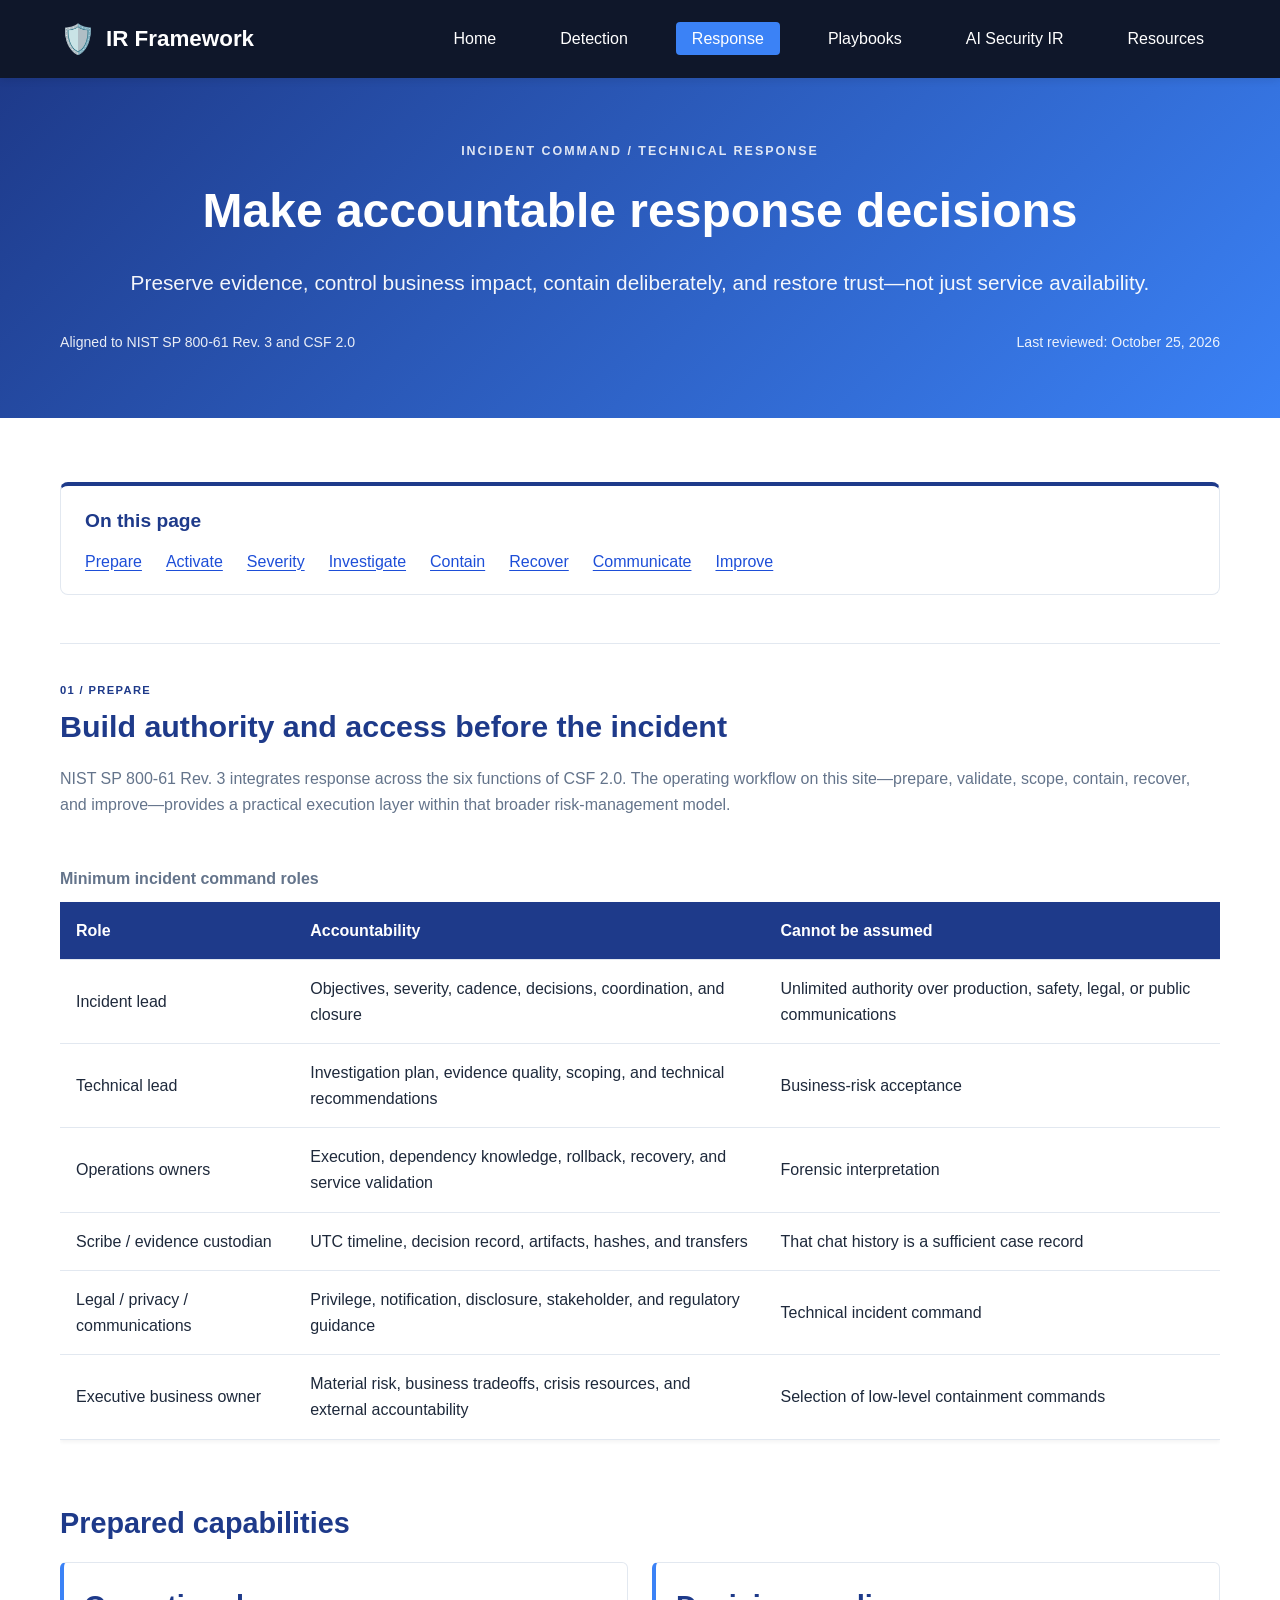
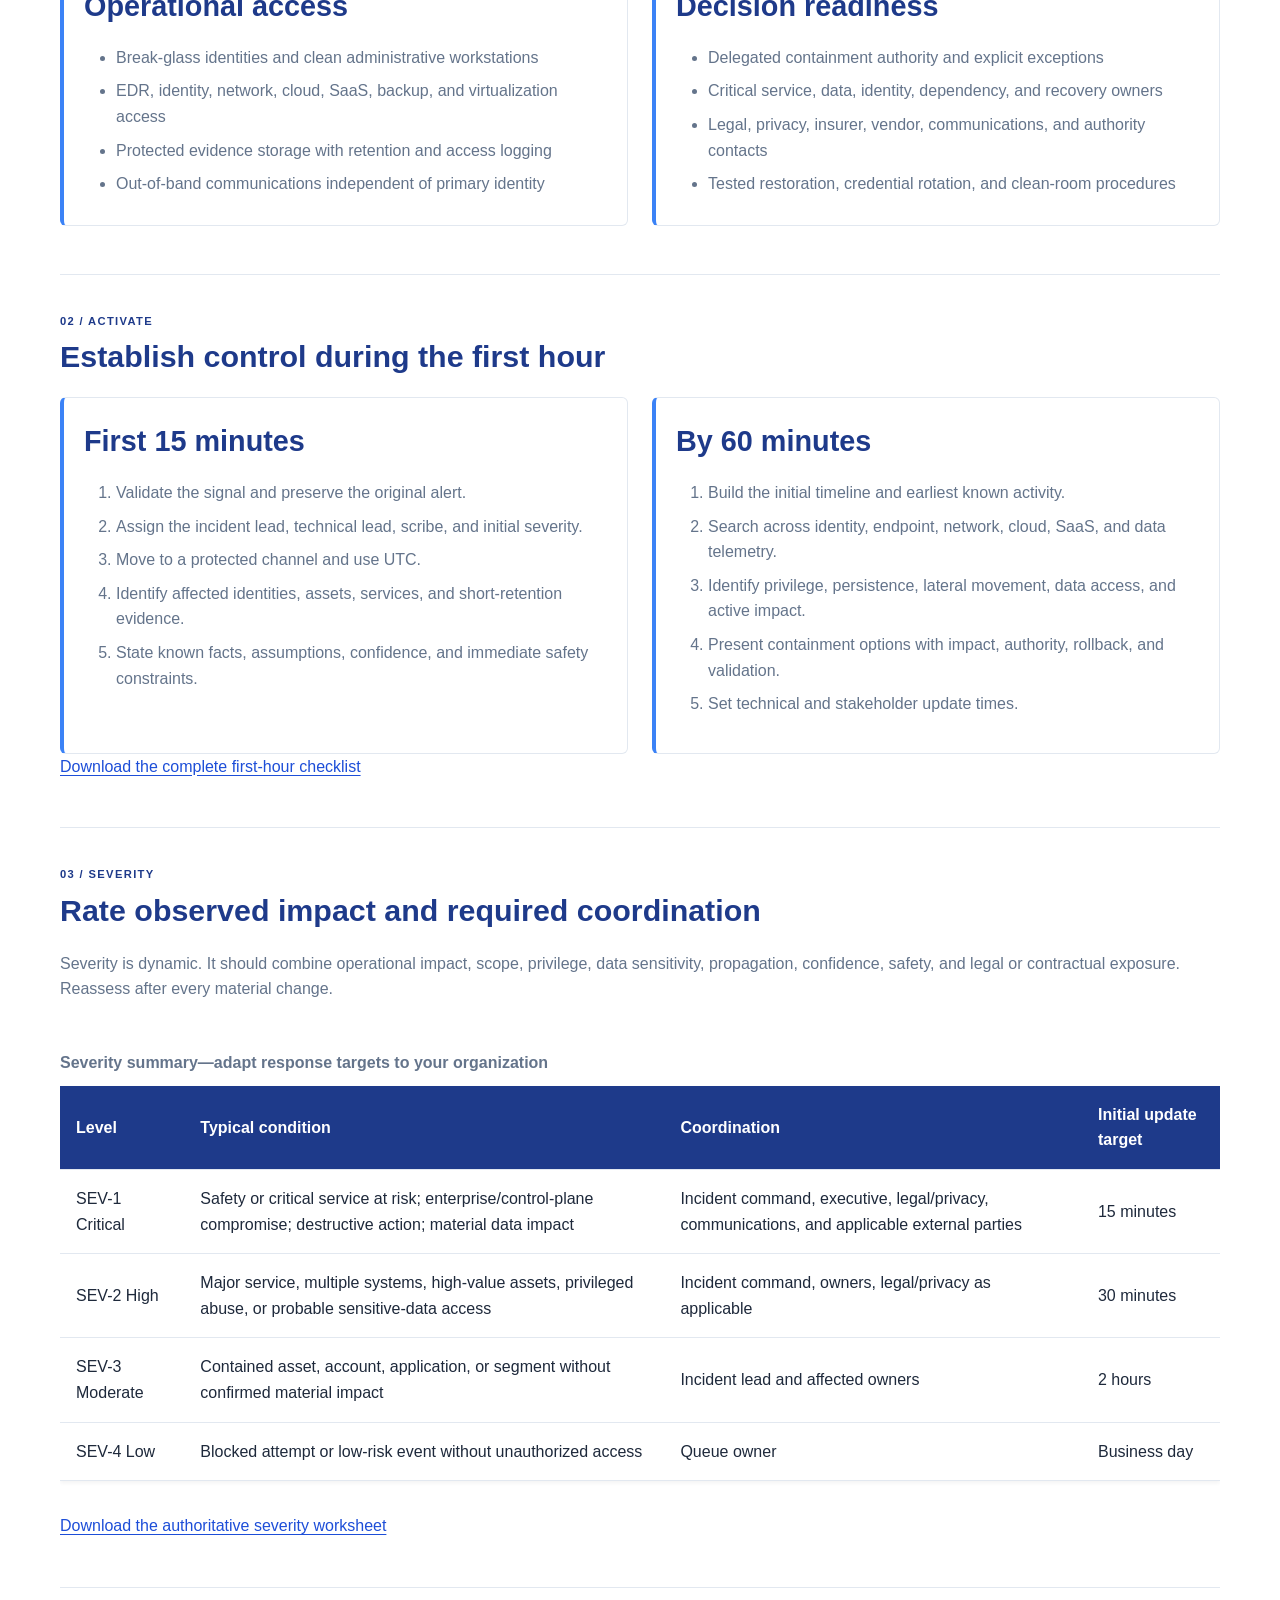
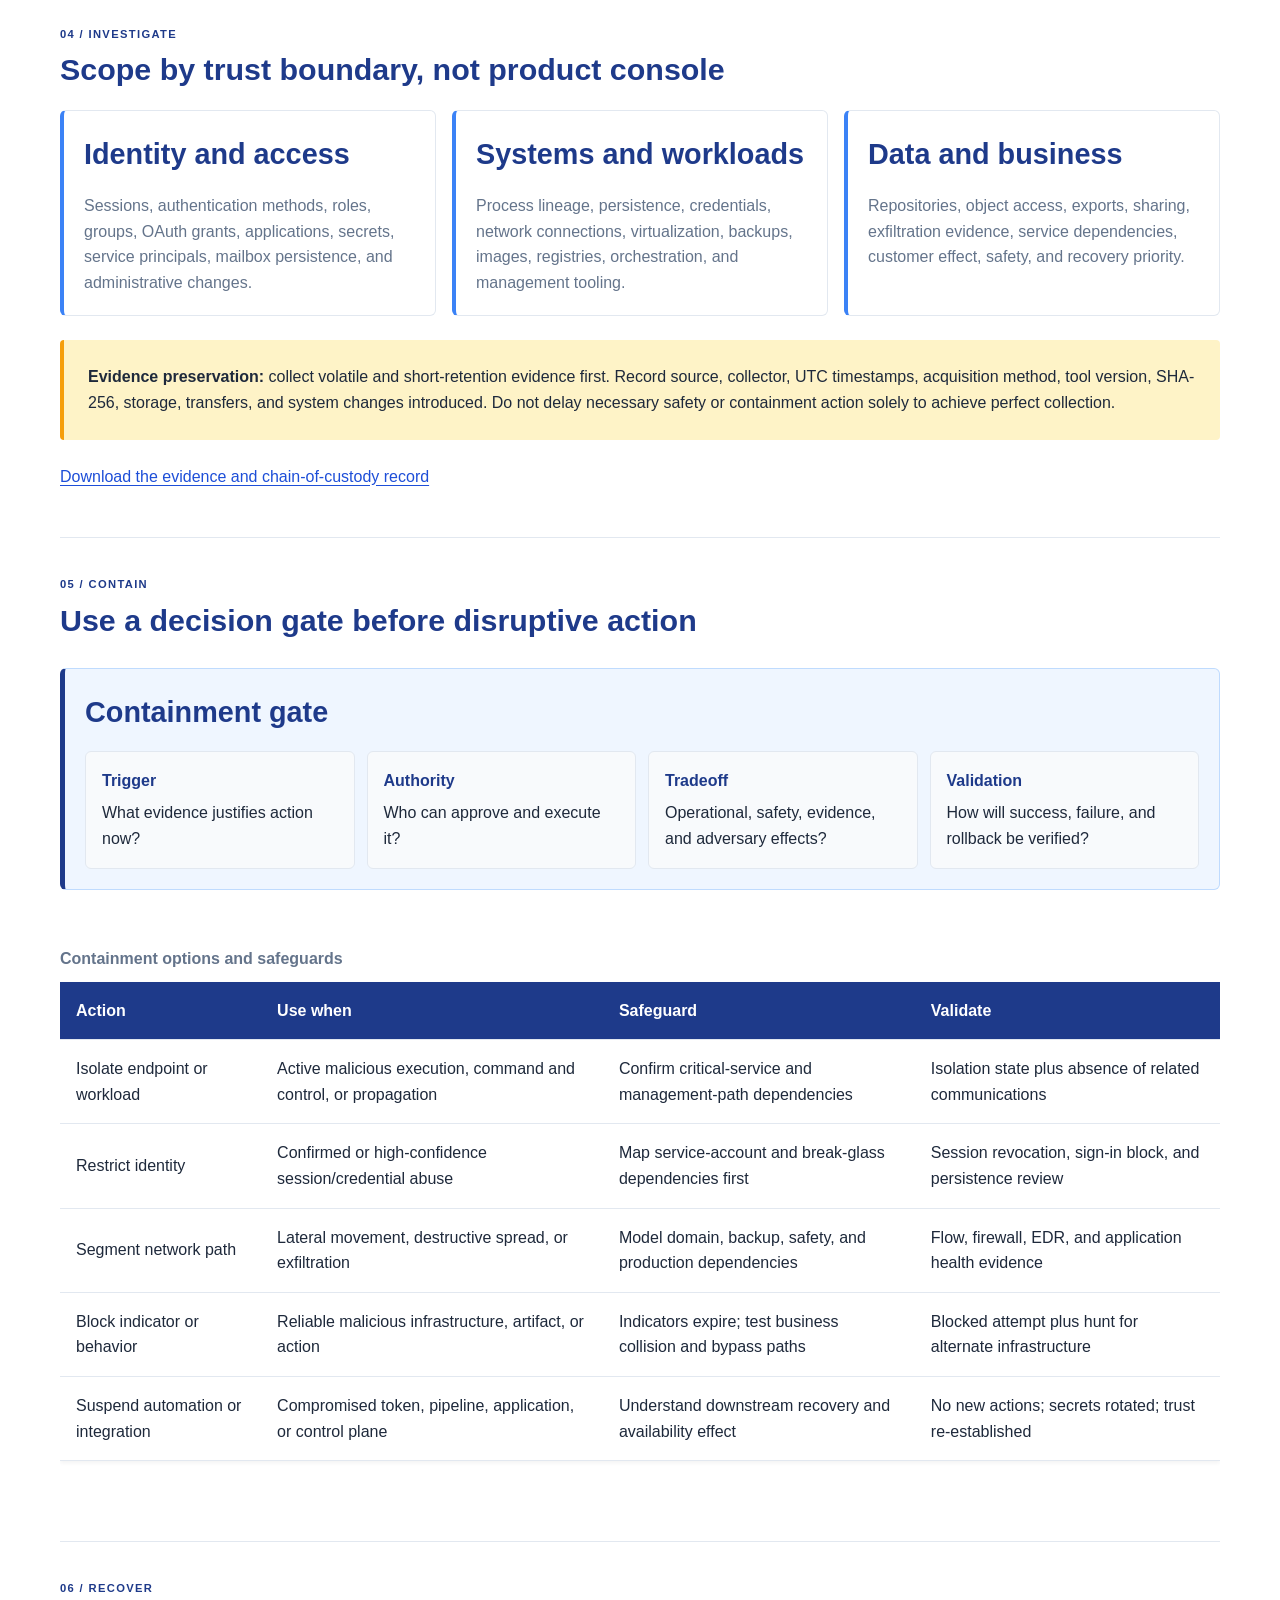
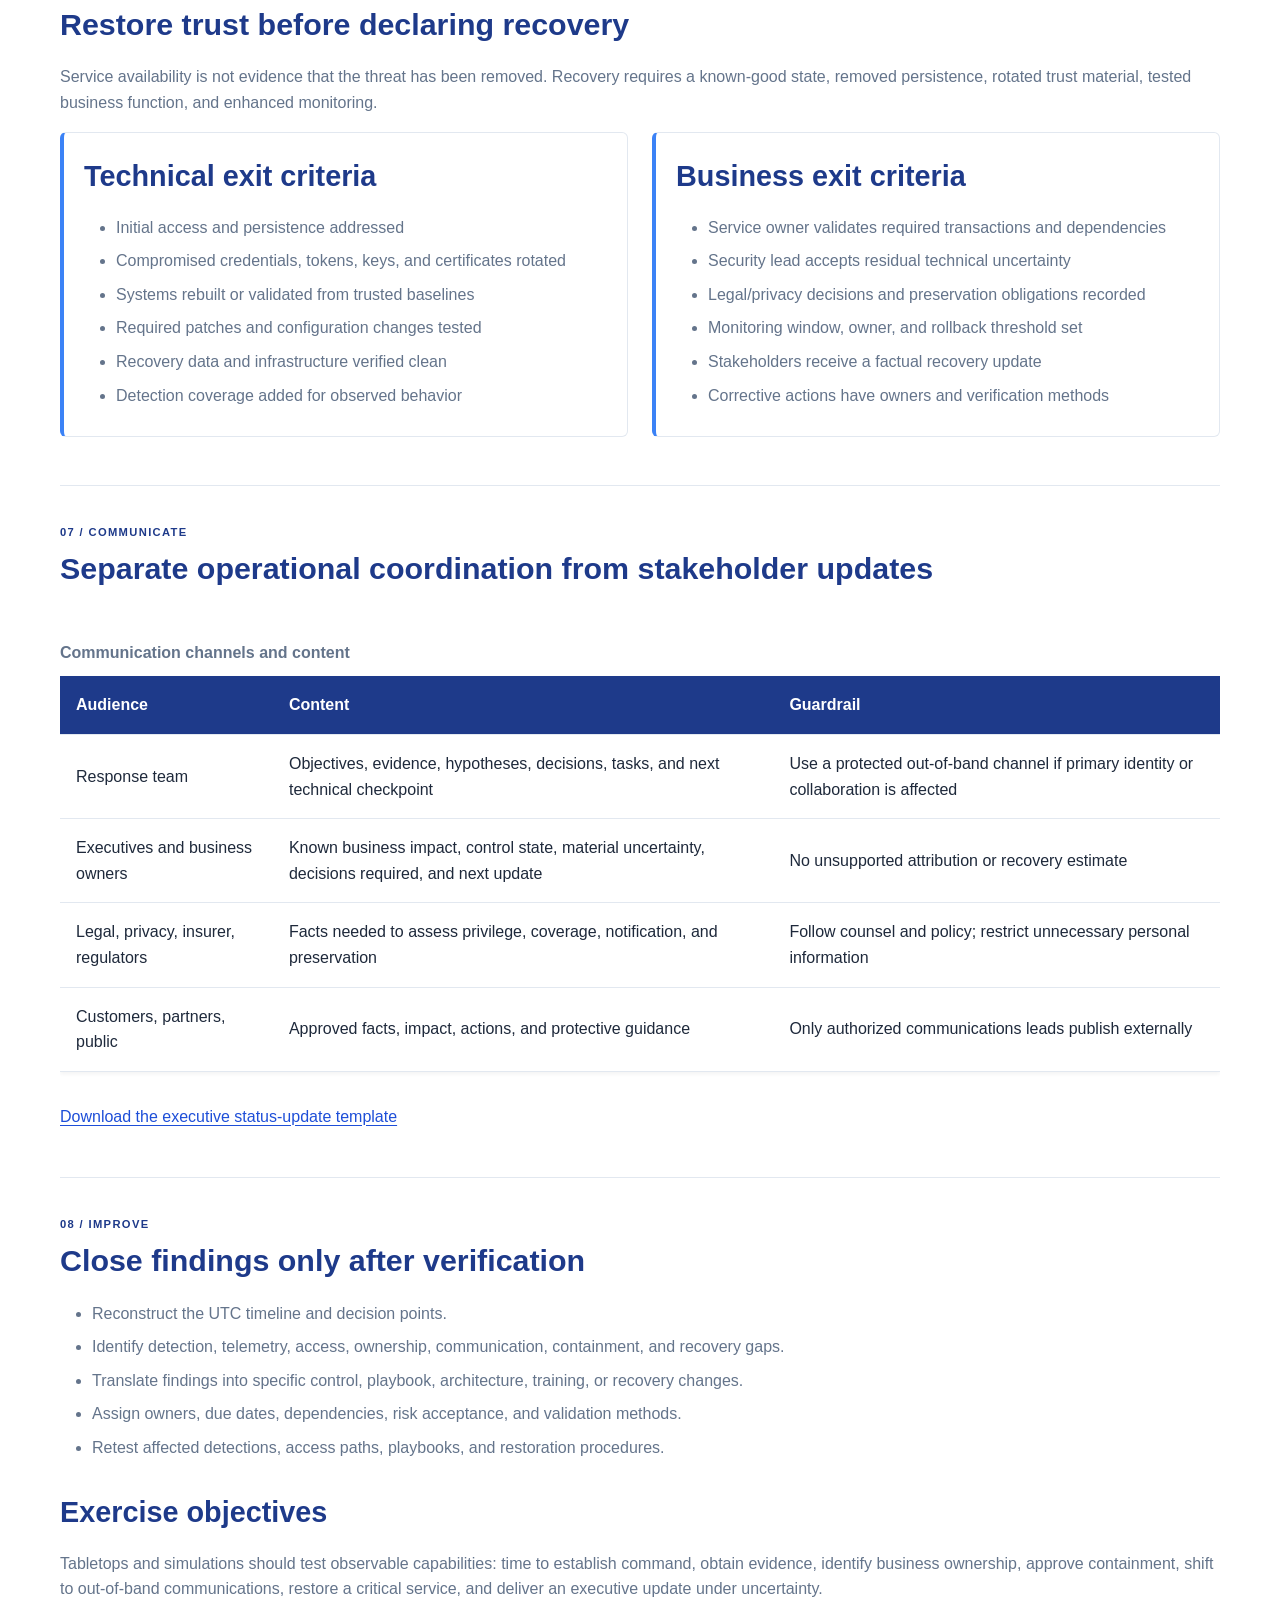
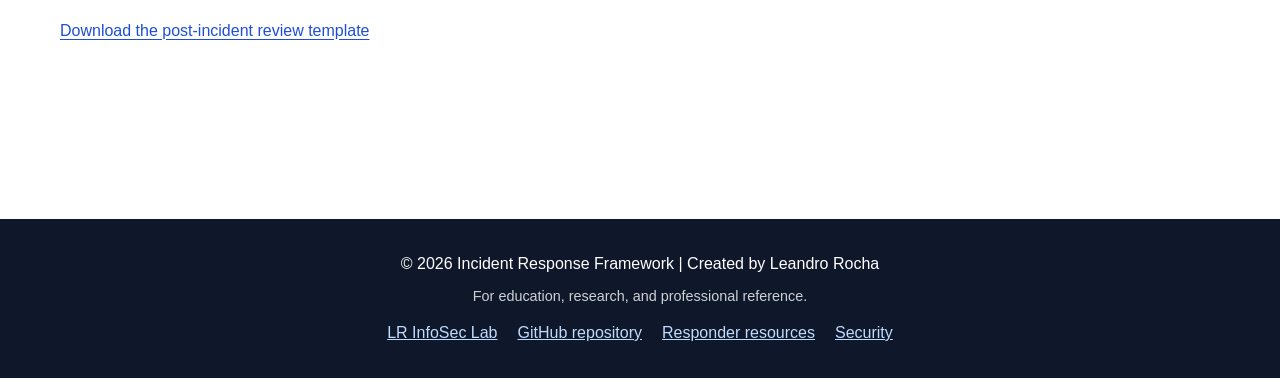
<file: response.html>
<!DOCTYPE html>
<html lang="en">
<head>
    <meta charset="UTF-8"><meta name="viewport" content="width=device-width, initial-scale=1.0">
    <meta name="description" content="Operational incident response procedures covering authority, evidence, severity, containment decisions, communications, recovery criteria, and exercises.">
    <meta http-equiv="Content-Security-Policy" content="default-src 'self'; style-src 'self'; script-src 'self'; img-src 'self' data:; font-src 'self'; connect-src 'none'; object-src 'none'; base-uri 'self'; form-action 'none'; upgrade-insecure-requests">
    <link rel="canonical" href="https://lrinfosec.com/IncidentResponse/response.html"><meta property="og:title" content="Response Procedures | IR Framework"><meta property="og:description" content="Make accountable incident decisions using evidence, authority, safeguards, and measurable recovery criteria."><meta property="og:type" content="article"><meta property="og:url" content="https://lrinfosec.com/IncidentResponse/response.html">
    <title>Response Procedures | IR Framework</title><link rel="icon" href="favicon.svg" type="image/svg+xml"><link rel="stylesheet" href="css/style.css">
</head>
<body>
    <a class="skip-link" href="#main-content">Skip to main content</a>
    <nav class="navbar" aria-label="Primary navigation"><div class="nav-container"><a class="nav-logo nav-logo-link" href="index.html" aria-label="IR Framework home"><span class="logo-icon" aria-hidden="true">🛡️</span><span class="logo-text">IR Framework</span></a><ul class="nav-menu"><li><a href="index.html">Home</a></li><li><a href="detection.html">Detection</a></li><li><a href="response.html" class="active" aria-current="page">Response</a></li><li><a href="playbooks.html">Playbooks</a></li><li><a href="ai-security-ir.html">AI Security IR</a></li><li><a href="resources.html">Resources</a></li></ul><button class="mobile-menu-toggle" type="button" aria-label="Open navigation menu" aria-expanded="false">☰</button></div></nav>
    <header class="hero hero-compact"><div class="container"><p class="eyebrow">INCIDENT COMMAND / TECHNICAL RESPONSE</p><h1>Make accountable response decisions</h1><p class="hero-subtitle">Preserve evidence, control business impact, contain deliberately, and restore trust—not just service availability.</p><div class="version-bar"><span>Aligned to NIST SP 800-61 Rev. 3 and CSF 2.0</span><span>Last reviewed: October 25, 2026</span></div></div></header>

    <main id="main-content"><section><div class="container">
        <nav class="page-index" aria-label="Response sections"><h2>On this page</h2><div class="page-index-links"><a href="#prepare">Prepare</a><a href="#activate">Activate</a><a href="#severity">Severity</a><a href="#investigate">Investigate</a><a href="#contain">Contain</a><a href="#recover">Recover</a><a href="#communicate">Communicate</a><a href="#improve">Improve</a></div></nav>

        <div class="content-section operational-section" id="prepare"><span class="resource-tag">01 / PREPARE</span><h2>Build authority and access before the incident</h2><p>NIST SP 800-61 Rev. 3 integrates response across the six functions of CSF 2.0. The operating workflow on this site—prepare, validate, scope, contain, recover, and improve—provides a practical execution layer within that broader risk-management model.</p>
        <div class="table-scroll" tabindex="0" aria-label="Incident response roles, horizontally scrollable"><table><caption>Minimum incident command roles</caption><thead><tr><th scope="col">Role</th><th scope="col">Accountability</th><th scope="col">Cannot be assumed</th></tr></thead><tbody><tr><td>Incident lead</td><td>Objectives, severity, cadence, decisions, coordination, and closure</td><td>Unlimited authority over production, safety, legal, or public communications</td></tr><tr><td>Technical lead</td><td>Investigation plan, evidence quality, scoping, and technical recommendations</td><td>Business-risk acceptance</td></tr><tr><td>Operations owners</td><td>Execution, dependency knowledge, rollback, recovery, and service validation</td><td>Forensic interpretation</td></tr><tr><td>Scribe / evidence custodian</td><td>UTC timeline, decision record, artifacts, hashes, and transfers</td><td>That chat history is a sufficient case record</td></tr><tr><td>Legal / privacy / communications</td><td>Privilege, notification, disclosure, stakeholder, and regulatory guidance</td><td>Technical incident command</td></tr><tr><td>Executive business owner</td><td>Material risk, business tradeoffs, crisis resources, and external accountability</td><td>Selection of low-level containment commands</td></tr></tbody></table></div>
        <h3>Prepared capabilities</h3><div class="two-column"><div class="engineering-card"><h3>Operational access</h3><ul><li>Break-glass identities and clean administrative workstations</li><li>EDR, identity, network, cloud, SaaS, backup, and virtualization access</li><li>Protected evidence storage with retention and access logging</li><li>Out-of-band communications independent of primary identity</li></ul></div><div class="engineering-card"><h3>Decision readiness</h3><ul><li>Delegated containment authority and explicit exceptions</li><li>Critical service, data, identity, dependency, and recovery owners</li><li>Legal, privacy, insurer, vendor, communications, and authority contacts</li><li>Tested restoration, credential rotation, and clean-room procedures</li></ul></div></div></div>

        <div class="content-section operational-section" id="activate"><span class="resource-tag">02 / ACTIVATE</span><h2>Establish control during the first hour</h2><div class="two-column"><div class="engineering-card"><h3>First 15 minutes</h3><ol><li>Validate the signal and preserve the original alert.</li><li>Assign the incident lead, technical lead, scribe, and initial severity.</li><li>Move to a protected channel and use UTC.</li><li>Identify affected identities, assets, services, and short-retention evidence.</li><li>State known facts, assumptions, confidence, and immediate safety constraints.</li></ol></div><div class="engineering-card"><h3>By 60 minutes</h3><ol><li>Build the initial timeline and earliest known activity.</li><li>Search across identity, endpoint, network, cloud, SaaS, and data telemetry.</li><li>Identify privilege, persistence, lateral movement, data access, and active impact.</li><li>Present containment options with impact, authority, rollback, and validation.</li><li>Set technical and stakeholder update times.</li></ol></div></div><p><a class="text-link" href="resources/templates/initial-incident-checklist.md" download>Download the complete first-hour checklist</a></p></div>

        <div class="content-section operational-section" id="severity"><span class="resource-tag">03 / SEVERITY</span><h2>Rate observed impact and required coordination</h2><p>Severity is dynamic. It should combine operational impact, scope, privilege, data sensitivity, propagation, confidence, safety, and legal or contractual exposure. Reassess after every material change.</p><div class="table-scroll" tabindex="0" aria-label="Incident severity summary, horizontally scrollable"><table><caption>Severity summary—adapt response targets to your organization</caption><thead><tr><th scope="col">Level</th><th scope="col">Typical condition</th><th scope="col">Coordination</th><th scope="col">Initial update target</th></tr></thead><tbody><tr><td>SEV-1 Critical</td><td>Safety or critical service at risk; enterprise/control-plane compromise; destructive action; material data impact</td><td>Incident command, executive, legal/privacy, communications, and applicable external parties</td><td>15 minutes</td></tr><tr><td>SEV-2 High</td><td>Major service, multiple systems, high-value assets, privileged abuse, or probable sensitive-data access</td><td>Incident command, owners, legal/privacy as applicable</td><td>30 minutes</td></tr><tr><td>SEV-3 Moderate</td><td>Contained asset, account, application, or segment without confirmed material impact</td><td>Incident lead and affected owners</td><td>2 hours</td></tr><tr><td>SEV-4 Low</td><td>Blocked attempt or low-risk event without unauthorized access</td><td>Queue owner</td><td>Business day</td></tr></tbody></table></div><p><a class="text-link" href="resources/templates/incident-severity-matrix.md" download>Download the authoritative severity worksheet</a></p></div>

        <div class="content-section operational-section" id="investigate"><span class="resource-tag">04 / INVESTIGATE</span><h2>Scope by trust boundary, not product console</h2><div class="three-column"><div class="engineering-card"><h3>Identity and access</h3><p>Sessions, authentication methods, roles, groups, OAuth grants, applications, secrets, service principals, mailbox persistence, and administrative changes.</p></div><div class="engineering-card"><h3>Systems and workloads</h3><p>Process lineage, persistence, credentials, network connections, virtualization, backups, images, registries, orchestration, and management tooling.</p></div><div class="engineering-card"><h3>Data and business</h3><p>Repositories, object access, exports, sharing, exfiltration evidence, service dependencies, customer effect, safety, and recovery priority.</p></div></div>
        <div class="warning-box"><strong>Evidence preservation:</strong> collect volatile and short-retention evidence first. Record source, collector, UTC timestamps, acquisition method, tool version, SHA-256, storage, transfers, and system changes introduced. Do not delay necessary safety or containment action solely to achieve perfect collection.</div><p><a class="text-link" href="resources/templates/evidence-chain-of-custody.md" download>Download the evidence and chain-of-custody record</a></p></div>

        <div class="content-section operational-section" id="contain"><span class="resource-tag">05 / CONTAIN</span><h2>Use a decision gate before disruptive action</h2><div class="decision-gate"><h3>Containment gate</h3><div class="fact-assumption-grid"><div><strong>Trigger</strong><span>What evidence justifies action now?</span></div><div><strong>Authority</strong><span>Who can approve and execute it?</span></div><div><strong>Tradeoff</strong><span>Operational, safety, evidence, and adversary effects?</span></div><div><strong>Validation</strong><span>How will success, failure, and rollback be verified?</span></div></div></div>
        <div class="table-scroll" tabindex="0" aria-label="Containment options, horizontally scrollable"><table><caption>Containment options and safeguards</caption><thead><tr><th scope="col">Action</th><th scope="col">Use when</th><th scope="col">Safeguard</th><th scope="col">Validate</th></tr></thead><tbody><tr><td>Isolate endpoint or workload</td><td>Active malicious execution, command and control, or propagation</td><td>Confirm critical-service and management-path dependencies</td><td>Isolation state plus absence of related communications</td></tr><tr><td>Restrict identity</td><td>Confirmed or high-confidence session/credential abuse</td><td>Map service-account and break-glass dependencies first</td><td>Session revocation, sign-in block, and persistence review</td></tr><tr><td>Segment network path</td><td>Lateral movement, destructive spread, or exfiltration</td><td>Model domain, backup, safety, and production dependencies</td><td>Flow, firewall, EDR, and application health evidence</td></tr><tr><td>Block indicator or behavior</td><td>Reliable malicious infrastructure, artifact, or action</td><td>Indicators expire; test business collision and bypass paths</td><td>Blocked attempt plus hunt for alternate infrastructure</td></tr><tr><td>Suspend automation or integration</td><td>Compromised token, pipeline, application, or control plane</td><td>Understand downstream recovery and availability effect</td><td>No new actions; secrets rotated; trust re-established</td></tr></tbody></table></div></div>

        <div class="content-section operational-section" id="recover"><span class="resource-tag">06 / RECOVER</span><h2>Restore trust before declaring recovery</h2><p>Service availability is not evidence that the threat has been removed. Recovery requires a known-good state, removed persistence, rotated trust material, tested business function, and enhanced monitoring.</p><div class="two-column"><div class="engineering-card"><h3>Technical exit criteria</h3><ul><li>Initial access and persistence addressed</li><li>Compromised credentials, tokens, keys, and certificates rotated</li><li>Systems rebuilt or validated from trusted baselines</li><li>Required patches and configuration changes tested</li><li>Recovery data and infrastructure verified clean</li><li>Detection coverage added for observed behavior</li></ul></div><div class="engineering-card"><h3>Business exit criteria</h3><ul><li>Service owner validates required transactions and dependencies</li><li>Security lead accepts residual technical uncertainty</li><li>Legal/privacy decisions and preservation obligations recorded</li><li>Monitoring window, owner, and rollback threshold set</li><li>Stakeholders receive a factual recovery update</li><li>Corrective actions have owners and verification methods</li></ul></div></div></div>

        <div class="content-section operational-section" id="communicate"><span class="resource-tag">07 / COMMUNICATE</span><h2>Separate operational coordination from stakeholder updates</h2><div class="table-scroll" tabindex="0" aria-label="Communication plan, horizontally scrollable"><table><caption>Communication channels and content</caption><thead><tr><th scope="col">Audience</th><th scope="col">Content</th><th scope="col">Guardrail</th></tr></thead><tbody><tr><td>Response team</td><td>Objectives, evidence, hypotheses, decisions, tasks, and next technical checkpoint</td><td>Use a protected out-of-band channel if primary identity or collaboration is affected</td></tr><tr><td>Executives and business owners</td><td>Known business impact, control state, material uncertainty, decisions required, and next update</td><td>No unsupported attribution or recovery estimate</td></tr><tr><td>Legal, privacy, insurer, regulators</td><td>Facts needed to assess privilege, coverage, notification, and preservation</td><td>Follow counsel and policy; restrict unnecessary personal information</td></tr><tr><td>Customers, partners, public</td><td>Approved facts, impact, actions, and protective guidance</td><td>Only authorized communications leads publish externally</td></tr></tbody></table></div><p><a class="text-link" href="resources/templates/executive-status-update.md" download>Download the executive status-update template</a></p></div>

        <div class="content-section operational-section" id="improve"><span class="resource-tag">08 / IMPROVE</span><h2>Close findings only after verification</h2><ul><li>Reconstruct the UTC timeline and decision points.</li><li>Identify detection, telemetry, access, ownership, communication, containment, and recovery gaps.</li><li>Translate findings into specific control, playbook, architecture, training, or recovery changes.</li><li>Assign owners, due dates, dependencies, risk acceptance, and validation methods.</li><li>Retest affected detections, access paths, playbooks, and restoration procedures.</li></ul><h3>Exercise objectives</h3><p>Tabletops and simulations should test observable capabilities: time to establish command, obtain evidence, identify business ownership, approve containment, shift to out-of-band communications, restore a critical service, and deliver an executive update under uncertainty.</p><p><a class="text-link" href="resources/templates/post-incident-review.md" download>Download the post-incident review template</a></p></div>
    </div></section></main>
    <footer><div class="container"><p>&copy; 2026 Incident Response Framework | Created by Leandro Rocha</p><p class="footer-note">For education, research, and professional reference.</p><div class="site-footer-links"><a href="https://lrinfosec.com/">LR InfoSec Lab</a><a href="https://github.com/leandroer/IncidentResponse">GitHub repository</a><a href="resources.html">Responder resources</a><a href="security.txt">Security</a></div></div></footer><script src="js/main.js"></script>
</body></html>
</file>
<file: css/style.css>
/* Global Styles */
:root {
    --primary-color: #1e3a8a;
    --secondary-color: #3b82f6;
    --accent-color: #60a5fa;
    --dark-bg: #0f172a;
    --light-bg: #f8fafc;
    --text-primary: #1e293b;
    --text-secondary: #64748b;
    --border-color: #e2e8f0;
    --success-color: #10b981;
    --warning-color: #f59e0b;
    --danger-color: #ef4444;
}

* {
    margin: 0;
    padding: 0;
    box-sizing: border-box;
}

body {
    font-family: -apple-system, BlinkMacSystemFont, 'Segoe UI', Roboto, 'Helvetica Neue', Arial, sans-serif;
    line-height: 1.6;
    color: var(--text-primary);
    background-color: #ffffff;
}

a:focus-visible,
button:focus-visible,
summary:focus-visible,
[tabindex]:focus-visible {
    outline: 3px solid var(--accent-color);
    outline-offset: 3px;
}

.skip-link {
    position: absolute;
    left: 1rem;
    top: -5rem;
    z-index: 2000;
    padding: 0.75rem 1rem;
    color: white;
    background: var(--dark-bg);
    border-radius: 4px;
}

.skip-link:focus { top: 1rem; }

.container {
    max-width: 1200px;
    margin: 0 auto;
    padding: 0 20px;
}

/* Navigation */
.navbar {
    background-color: var(--dark-bg);
    color: white;
    padding: 1rem 0;
    position: sticky;
    top: 0;
    z-index: 1000;
    box-shadow: 0 2px 8px rgba(0,0,0,0.1);
}

.nav-container {
    max-width: 1200px;
    margin: 0 auto;
    padding: 0 20px;
    display: flex;
    justify-content: space-between;
    align-items: center;
}

.nav-logo {
    display: flex;
    align-items: center;
    gap: 10px;
    font-size: 1.4rem;
    font-weight: 700;
}

.nav-logo-link {
    color: white;
    text-decoration: none;
}

.logo-icon {
    font-size: 1.8rem;
}

.nav-menu {
    display: flex;
    list-style: none;
    gap: 2rem;
}

.nav-menu a {
    color: white;
    text-decoration: none;
    font-weight: 500;
    padding: 0.5rem 1rem;
    border-radius: 4px;
    transition: background-color 0.3s;
}

.nav-menu a:hover,
.nav-menu a.active {
    background-color: var(--secondary-color);
}

.mobile-menu-toggle {
    display: none;
    background: none;
    border: none;
    color: white;
    font-size: 1.5rem;
    cursor: pointer;
}

/* Hero Section */
.hero {
    background: linear-gradient(135deg, var(--primary-color) 0%, var(--secondary-color) 100%);
    color: white;
    padding: 5rem 0;
    text-align: center;
}

.hero h1 {
    font-size: 3rem;
    margin-bottom: 1rem;
    font-weight: 700;
}

.hero-subtitle {
    font-size: 1.3rem;
    margin-bottom: 2rem;
    opacity: 0.95;
}

.hero-compact { padding: 4rem 0; }

.hero-context {
    max-width: 820px;
    margin: 0 auto 1.5rem;
    font-size: 1.05rem;
    opacity: 0.9;
}

.hero-cta {
    display: flex;
    gap: 1rem;
    justify-content: center;
    flex-wrap: wrap;
}

/* Buttons */
.btn {
    padding: 0.875rem 2rem;
    border-radius: 6px;
    text-decoration: none;
    font-weight: 600;
    transition: all 0.3s;
    display: inline-block;
    border: 2px solid transparent;
}

.btn-primary {
    background-color: white;
    color: var(--primary-color);
}

.btn-primary:hover {
    transform: translateY(-2px);
    box-shadow: 0 4px 12px rgba(255,255,255,0.3);
}

.btn-secondary {
    background-color: transparent;
    color: white;
    border-color: white;
}

.btn-secondary:hover {
    background-color: white;
    color: var(--primary-color);
}

/* Sections */
section {
    padding: 4rem 0;
}

section h2 {
    font-size: 2.5rem;
    margin-bottom: 1rem;
    color: var(--primary-color);
    text-align: center;
}

.section-intro {
    text-align: center;
    font-size: 1.1rem;
    color: var(--text-secondary);
    max-width: 800px;
    margin: 0 auto 3rem;
}

/* Cards */
.cards {
    display: grid;
    grid-template-columns: repeat(auto-fit, minmax(300px, 1fr));
    gap: 2rem;
    margin-top: 3rem;
}

.card {
    background: white;
    border: 1px solid var(--border-color);
    border-radius: 8px;
    padding: 2rem;
    transition: all 0.3s;
    box-shadow: 0 2px 4px rgba(0,0,0,0.05);
}

.card:hover {
    transform: translateY(-4px);
    box-shadow: 0 8px 16px rgba(0,0,0,0.1);
    border-color: var(--secondary-color);
}

.card-icon {
    font-size: 3rem;
    margin-bottom: 1rem;
}

.card-label {
    display: inline-block;
    margin-bottom: 1rem;
    color: var(--primary-color);
    font-size: 0.72rem;
    font-weight: 800;
    letter-spacing: 0.12em;
}

.card h3 {
    font-size: 1.5rem;
    margin-bottom: 1rem;
    color: var(--primary-color);
}

.card p {
    color: var(--text-secondary);
    margin-bottom: 1rem;
}

.card-link {
    color: var(--secondary-color);
    text-decoration: none;
    font-weight: 600;
    transition: color 0.3s;
}

.card-link:hover {
    color: var(--primary-color);
}

/* Incident Lifecycle */
.incident-lifecycle {
    background-color: var(--light-bg);
}

.lifecycle-stages {
    display: flex;
    align-items: center;
    justify-content: center;
    flex-wrap: wrap;
    gap: 1rem;
    margin-top: 3rem;
}

.stage {
    background: white;
    border: 2px solid var(--secondary-color);
    border-radius: 8px;
    padding: 1.5rem;
    text-align: center;
    min-width: 160px;
    flex: 1;
    max-width: 180px;
}

.stage-number {
    background-color: var(--secondary-color);
    color: white;
    width: 40px;
    height: 40px;
    border-radius: 50%;
    display: flex;
    align-items: center;
    justify-content: center;
    font-weight: 700;
    margin: 0 auto 1rem;
    font-size: 1.2rem;
}

.stage h3 {
    font-size: 1.1rem;
    margin-bottom: 0.5rem;
    color: var(--primary-color);
}

.stage p {
    font-size: 0.9rem;
    color: var(--text-secondary);
}

.stage-arrow {
    font-size: 2rem;
    color: var(--secondary-color);
    font-weight: 700;
}

/* Quick Start */
.quick-start-grid {
    display: grid;
    grid-template-columns: repeat(auto-fit, minmax(400px, 1fr));
    gap: 2rem;
    margin-top: 2rem;
}

.quick-start-item {
    background: var(--light-bg);
    border-left: 4px solid var(--secondary-color);
    padding: 2rem;
    border-radius: 4px;
}

.quick-start-item h3 {
    color: var(--primary-color);
    margin-bottom: 1rem;
    font-size: 1.3rem;
}

.quick-start-item ul {
    list-style: none;
    padding-left: 0;
}

.quick-start-item li {
    padding: 0.5rem 0;
    padding-left: 1.5rem;
    position: relative;
    color: var(--text-secondary);
}

.quick-start-item li:before {
    content: "✓";
    position: absolute;
    left: 0;
    color: var(--success-color);
    font-weight: 700;
}

/* Content Sections */
.content-section {
    margin: 3rem 0;
}

.page-index {
    margin: 0 0 2.5rem;
    border: 1px solid var(--border-color);
    border-top: 4px solid var(--primary-color);
    border-radius: 8px;
    padding: 1.25rem 1.5rem;
    background: #fff;
}

.page-index h2 {
    text-align: left;
    font-size: 1.2rem;
    margin-bottom: 0.75rem;
}

.page-index-links {
    display: flex;
    flex-wrap: wrap;
    gap: 0.55rem 1.5rem;
}

.page-index a,
.text-link {
    color: #1d4ed8;
    text-underline-offset: 3px;
}

.operational-section {
    scroll-margin-top: 6rem;
    border-top: 1px solid var(--border-color);
    padding-top: 2rem;
}

.operational-section > h1,
.operational-section > h2 {
    text-align: left;
    font-size: 1.9rem;
    color: var(--primary-color);
    margin-bottom: 1rem;
}

.operational-section > h3 {
    margin-top: 1.75rem;
}

.two-column {
    display: grid;
    grid-template-columns: repeat(2, minmax(0, 1fr));
    gap: 1.5rem;
}

.three-column {
    display: grid;
    grid-template-columns: repeat(3, minmax(0, 1fr));
    gap: 1rem;
}

.engineering-card {
    border: 1px solid var(--border-color);
    border-left: 4px solid var(--secondary-color);
    border-radius: 6px;
    padding: 1.25rem;
    background: #fff;
}

.engineering-card h3 {
    margin: 0 0 0.6rem;
    font-size: 1.1rem;
}

.engineering-card p:last-child,
.engineering-card ul:last-child { margin-bottom: 0; }

.decision-gate {
    margin: 1.5rem 0;
    border: 1px solid #bfdbfe;
    border-left: 5px solid var(--primary-color);
    border-radius: 6px;
    padding: 1.25rem;
    background: #eff6ff;
}

.decision-gate h3 { margin: 0 0 0.65rem; color: var(--primary-color); font-size: 1.12rem; }

.workflow {
    display: grid;
    grid-template-columns: repeat(6, minmax(130px, 1fr));
    gap: 0.75rem;
    margin: 2rem 0 1rem;
}

.workflow-step {
    position: relative;
    border: 1px solid #bfdbfe;
    border-top: 4px solid var(--secondary-color);
    border-radius: 6px;
    padding: 1rem;
    background: #fff;
}

.workflow-step strong { display: block; color: var(--primary-color); margin-bottom: 0.35rem; }
.workflow-step span { color: var(--text-secondary); font-size: 0.88rem; }
.feedback-loop { text-align: center; color: var(--primary-color); font-weight: 700; margin-bottom: 2rem; }

.code-example {
    overflow-x: auto;
    margin: 1rem 0;
    border-radius: 6px;
    padding: 1.25rem;
    color: #dbeafe;
    background: #0f172a;
    font: 0.88rem/1.6 ui-monospace, SFMono-Regular, Menlo, Monaco, Consolas, monospace;
    white-space: pre;
}

.fact-assumption-grid {
    display: grid;
    grid-template-columns: repeat(4, minmax(0, 1fr));
    gap: 0.75rem;
}

.fact-assumption-grid > div {
    border: 1px solid var(--border-color);
    border-radius: 6px;
    padding: 1rem;
    background: var(--light-bg);
}

.fact-assumption-grid strong { color: var(--primary-color); display: block; margin-bottom: 0.4rem; }

.version-bar {
    display: flex;
    justify-content: space-between;
    flex-wrap: wrap;
    gap: 0.5rem 1.5rem;
    margin-top: 1.5rem;
    font-size: 0.88rem;
    opacity: 0.9;
}

.site-footer-links {
    display: flex;
    justify-content: center;
    flex-wrap: wrap;
    gap: 0.75rem 1.25rem;
    margin-top: 0.75rem;
}

.site-footer-links a { color: #bfdbfe; }

.content-section h3 {
    color: var(--primary-color);
    font-size: 1.8rem;
    margin-bottom: 1rem;
}

.content-section h4 {
    color: var(--secondary-color);
    font-size: 1.3rem;
    margin-top: 1.5rem;
    margin-bottom: 0.75rem;
}

.content-section p {
    color: var(--text-secondary);
    margin-bottom: 1rem;
}

.content-section ul, .content-section ol {
    color: var(--text-secondary);
    margin-bottom: 1rem;
    padding-left: 2rem;
}

.content-section li {
    margin-bottom: 0.5rem;
}

/* Responder resource library */
.resource-hero { padding: 4rem 0; }
.eyebrow { font-size: 0.78rem; font-weight: 800; letter-spacing: 0.16em; margin-bottom: 0.7rem; opacity: 0.85; }
.review-date { display: inline-block; border: 1px solid rgba(255,255,255,0.45); border-radius: 999px; padding: 0.35rem 0.8rem; font-size: 0.86rem; }
.resource-library { padding-top: 2.5rem; }
.incident-resource-panel { scroll-margin-top: 6rem; margin-bottom: 2rem; padding: 1.75rem; color: #fff; background: linear-gradient(135deg,#0f2f57 0%,#123f73 58%,#0b5ea8 100%); border: 1px solid #2f6fa8; border-radius: 8px; box-shadow: 0 10px 28px rgba(15,47,87,0.18); }
.incident-resource-header { display: grid; grid-template-columns: minmax(280px,0.9fr) minmax(320px,1.1fr); gap: 2rem; align-items: end; padding-bottom: 1.2rem; border-bottom: 1px solid rgba(255,255,255,0.24); }
.incident-resource-kicker { display: block; margin-bottom: 0.35rem; color: #b9dcff; font-size: 0.7rem; font-weight: 800; letter-spacing: 0.15em; }
.incident-resource-panel h2 { margin: 0; color: #fff; font-size: 1.65rem; text-align: left; }
.incident-resource-panel h3 { margin-bottom: 0.5rem; color: #d4e9ff; font-size: 0.88rem; letter-spacing: 0.04em; text-transform: uppercase; }
.incident-resource-panel p, .incident-resource-panel li { color: #eef7ff; }
.incident-resource-panel p { margin: 0; }
.incident-resource-panel ol { margin: 0; padding-left: 1.2rem; }
.incident-resource-panel li { margin-bottom: 0.35rem; }
.incident-resource-grid { display: grid; grid-template-columns: repeat(2,minmax(0,1fr)); gap: 1.25rem 2rem; padding: 1.4rem 0; }
.incident-resource-grid > div { padding-left: 1rem; border-left: 3px solid #55a8ed; }
.incident-resource-actions { display: flex; flex-wrap: wrap; gap: 0.65rem; padding-top: 1.1rem; border-top: 1px solid rgba(255,255,255,0.24); }
.incident-resource-actions a { padding: 0.55rem 0.8rem; color: #fff; font-weight: 700; text-decoration: none; background: rgba(255,255,255,0.08); border: 1px solid rgba(255,255,255,0.42); border-radius: 4px; }
.incident-resource-actions a:hover { background: #fff; color: #123f73; }
.resource-index { border: 1px solid var(--border-color); border-top: 4px solid var(--primary-color); border-radius: 8px; padding: 1.5rem; background: #fff; box-shadow: 0 2px 8px rgba(15,23,42,0.06); }
.resource-index h2 { text-align: left; font-size: 1.25rem; margin-bottom: 1rem; }
.resource-index-grid { display: grid; grid-template-columns: repeat(auto-fit,minmax(180px,1fr)); gap: 0.6rem 1.25rem; }
.resource-index a, .linked-list a, .resource-card a, table a { color: #1d4ed8; text-decoration-thickness: 1px; text-underline-offset: 3px; }
.resource-index a:hover, .linked-list a:hover, .resource-card a:hover, table a:hover { color: var(--primary-color); text-decoration-thickness: 2px; }
.resource-principle h2 { text-align: left; font-size: 1.2rem; margin-bottom: 0.4rem; }
.resource-principle p { margin: 0; }
.resource-section { scroll-margin-top: 6rem; padding-top: 1rem; border-top: 1px solid var(--border-color); }
.section-heading { display: grid; grid-template-columns: minmax(280px,1fr) minmax(280px,0.85fr); gap: 2rem; align-items: end; margin-bottom: 1.5rem; }
.section-heading h2 { text-align: left; font-size: 1.8rem; margin: 0.25rem 0 0; }
.section-heading p { margin: 0; }
.resource-tag { display: inline-block; color: var(--primary-color); font-size: 0.7rem; font-weight: 800; letter-spacing: 0.12em; }
.resource-cards { display: grid; grid-template-columns: repeat(auto-fit,minmax(250px,1fr)); gap: 1rem; }
.resource-card { border: 1px solid var(--border-color); border-radius: 6px; padding: 1.25rem; background: #fff; }
.resource-card h3 { font-size: 1.05rem; margin-bottom: 0.55rem; }
.resource-card p { margin: 0; font-size: 0.95rem; }
.framework-subsection { scroll-margin-top: 6rem; margin-top: 1.5rem; padding: 1.4rem; background: #eef6ff; border: 1px solid #b8d7f2; border-left: 5px solid var(--secondary-color); border-radius: 6px; }
.framework-subsection-heading { display: grid; grid-template-columns: minmax(280px,0.9fr) minmax(320px,1.1fr); gap: 2rem; align-items: end; margin-bottom: 1.1rem; }
.framework-subsection-heading h3 { margin: 0.25rem 0 0; font-size: 1.35rem; }
.framework-subsection-heading p { margin: 0; }
.framework-use-map { display: grid; grid-template-columns: repeat(2,minmax(0,1fr)); gap: 0.65rem; margin-top: 1rem; }
.framework-use-map p { margin: 0; padding: 0.7rem 0.8rem; color: #17385c; background: #fff; border: 1px solid #c6dced; border-radius: 4px; font-size: 0.9rem; }
.scenario-path-grid { display: grid; grid-template-columns: repeat(auto-fit,minmax(280px,1fr)); gap: 1rem; }
.scenario-path-card { padding: 1.2rem; background: #fff; border: 1px solid var(--border-color); border-top: 3px solid var(--secondary-color); border-radius: 6px; }
.scenario-path-card h3 { margin-bottom: 0.6rem; font-size: 1.08rem; }
.scenario-path-card p { margin-bottom: 0.65rem; font-size: 0.94rem; }
.scenario-path-card p:last-child { margin-bottom: 0; }
.scenario-path-card a { color: #1d4ed8; font-weight: 700; text-underline-offset: 3px; }
.operational-selector td:first-child { color: var(--primary-color); font-weight: 700; }
.priority-field-kit { display: grid; grid-template-columns: minmax(260px,0.8fr) minmax(360px,1.2fr); gap: 2rem; align-items: center; margin: 2rem 0 3rem; padding: 1.5rem; background: #eef6ff; border: 1px solid #b8d7f2; border-left: 5px solid var(--secondary-color); border-radius: 6px; }
.priority-field-kit h2 { margin: 0.25rem 0 0.55rem; color: var(--primary-color); font-size: 1.4rem; text-align: left; }
.priority-field-kit p { margin: 0; color: var(--text-secondary); }
.priority-field-kit-links { display: grid; grid-template-columns: repeat(2,minmax(0,1fr)); gap: 0.65rem; }
.priority-field-kit-links a { padding: 0.65rem 0.75rem; color: #174f86; font-weight: 700; text-decoration: none; background: #fff; border: 1px solid #b8d7f2; border-radius: 4px; }
.priority-field-kit-links a:hover { border-color: var(--secondary-color); text-decoration: underline; text-underline-offset: 3px; }
.resource-decision-note { display: grid; grid-template-columns: repeat(3,minmax(0,1fr)); gap: 1rem; margin: 0 0 1.25rem; padding: 1rem; background: #f1f7fd; border: 1px solid #c6dced; border-radius: 6px; }
.resource-decision-note p { margin: 0; padding-left: 0.75rem; border-left: 3px solid #6fa9d6; font-size: 0.9rem; }
.reference-only-section { background: #f8fafc; border: 1px solid var(--border-color); border-radius: 6px; padding: 1.5rem; }
.resource-columns { display: grid; grid-template-columns: repeat(auto-fit,minmax(260px,1fr)); gap: 1.5rem; }
.resource-columns > div { border-left: 3px solid var(--border-color); padding-left: 1.15rem; }
.resource-columns h3, .warning-box h3, .info-box h3 { color: var(--primary-color); font-size: 1.08rem; margin-bottom: 0.75rem; }
.linked-list { padding-left: 1.25rem; }
.tool-list { columns: 2 320px; column-gap: 3rem; }
.tool-list li { break-inside: avoid; }
details { margin-top: 1.25rem; padding: 1rem 1.15rem; border: 1px solid var(--border-color); border-radius: 6px; background: var(--light-bg); }
summary { cursor: pointer; color: var(--primary-color); font-weight: 700; }
details ul { margin-top: 1rem; }
.table-scroll { overflow-x: auto; border-radius: 6px; }
caption { text-align: left; color: var(--text-secondary); font-weight: 700; padding: 0 0 0.65rem; }
.field-kit-grid { display: grid; grid-template-columns: repeat(auto-fit,minmax(250px,1fr)); gap: 0.9rem; }
.field-kit-item { display: flex; flex-direction: column; min-height: 115px; padding: 1.1rem; color: var(--text-primary); text-decoration: none; border: 1px solid var(--border-color); border-left: 4px solid var(--secondary-color); border-radius: 6px; background: #fff; transition: border-color 0.2s, transform 0.2s; }
.field-kit-item:hover { border-color: var(--secondary-color); transform: translateY(-2px); }
.field-kit-item strong::after { content: "  ↓"; color: var(--secondary-color); }
.field-kit-item span { color: var(--text-secondary); margin-top: 0.45rem; font-size: 0.9rem; }

.info-box {
    background-color: var(--light-bg);
    border-left: 4px solid var(--secondary-color);
    padding: 1.5rem;
    margin: 1.5rem 0;
    border-radius: 4px;
}

.warning-box {
    background-color: #fef3c7;
    border-left: 4px solid var(--warning-color);
    padding: 1.5rem;
    margin: 1.5rem 0;
    border-radius: 4px;
}

.danger-box {
    background-color: #fee2e2;
    border-left: 4px solid var(--danger-color);
    padding: 1.5rem;
    margin: 1.5rem 0;
    border-radius: 4px;
}

/* Tables */
table {
    width: 100%;
    border-collapse: collapse;
    margin: 2rem 0;
    background: white;
    box-shadow: 0 2px 4px rgba(0,0,0,0.05);
}

thead {
    background-color: var(--primary-color);
    color: white;
}

th, td {
    padding: 1rem;
    text-align: left;
    border-bottom: 1px solid var(--border-color);
}

tr:hover {
    background-color: var(--light-bg);
}

/* Footer */
footer {
    background-color: var(--dark-bg);
    color: white;
    text-align: center;
    padding: 2rem 0;
    margin-top: 4rem;
}

.footer-note {
    margin-top: 0.5rem;
    opacity: 0.8;
    font-size: 0.9rem;
}

/* Responsive Design */
@media (max-width: 768px) {
    .nav-menu {
        display: none;
        position: absolute;
        top: 100%;
        left: 0;
        right: 0;
        background-color: var(--dark-bg);
        flex-direction: column;
        gap: 0;
        padding: 1rem 0;
    }

    .nav-menu.active {
        display: flex;
    }

    .mobile-menu-toggle {
        display: block;
    }

    .hero h1 {
        font-size: 2rem;
    }

    .hero-subtitle {
        font-size: 1.1rem;
    }

    .lifecycle-stages {
        flex-direction: column;
    }

    .stage-arrow {
        transform: rotate(90deg);
    }

    .quick-start-grid {
        grid-template-columns: 1fr;
    }

    section h2 {
        font-size: 2rem;
    }

    .section-heading { grid-template-columns: 1fr; gap: 0.5rem; }
    .incident-resource-header, .incident-resource-grid, .priority-field-kit, .resource-decision-note, .framework-subsection-heading, .framework-use-map { grid-template-columns: 1fr; }
    .incident-resource-header { gap: 0.75rem; }
    .priority-field-kit-links { grid-template-columns: 1fr; }
    .resource-index-grid { grid-template-columns: 1fr 1fr; }
    .resource-section table { min-width: 760px; }
    .two-column, .three-column, .fact-assumption-grid { grid-template-columns: 1fr; }
    .workflow { grid-template-columns: 1fr; }
    .content-section table { min-width: 720px; }
    .content-section:has(table) { overflow-x: auto; }
}

@media (max-width: 480px) {
    .resource-index-grid { grid-template-columns: 1fr; }
}
</file>
